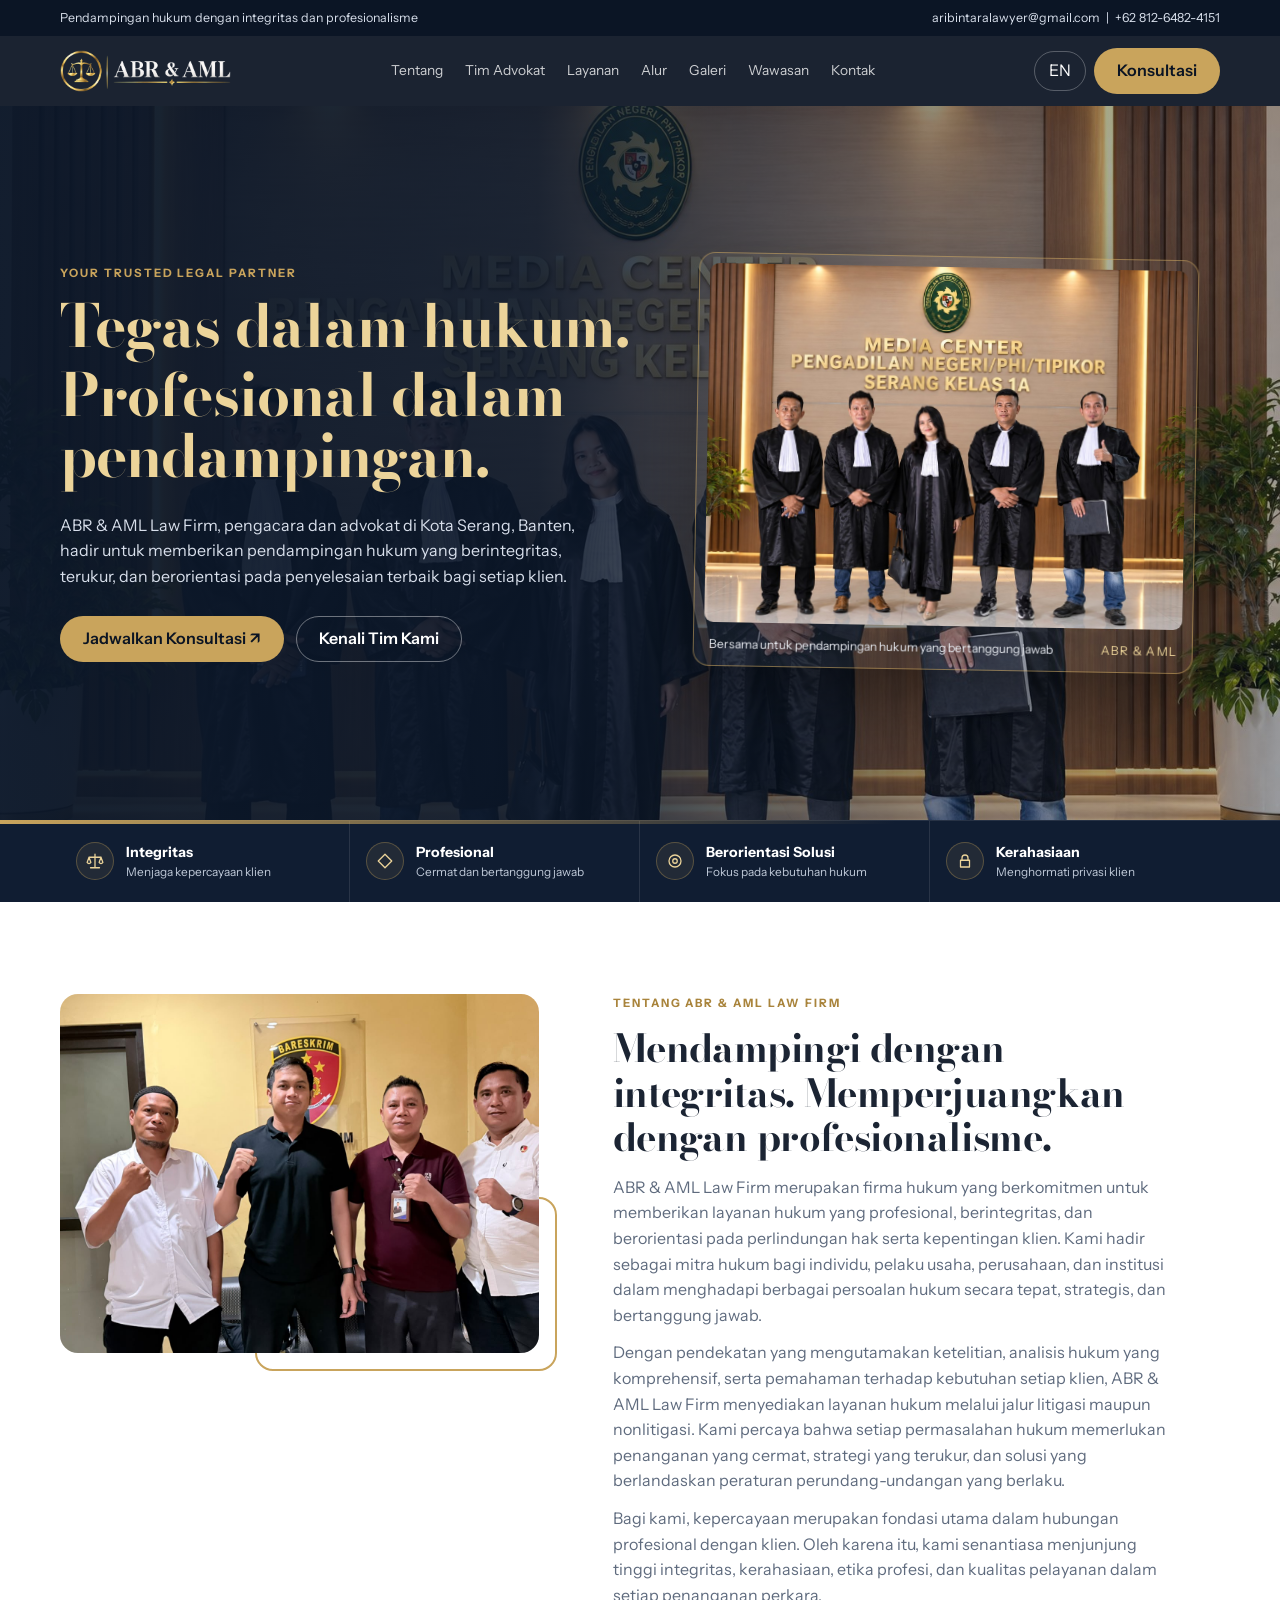
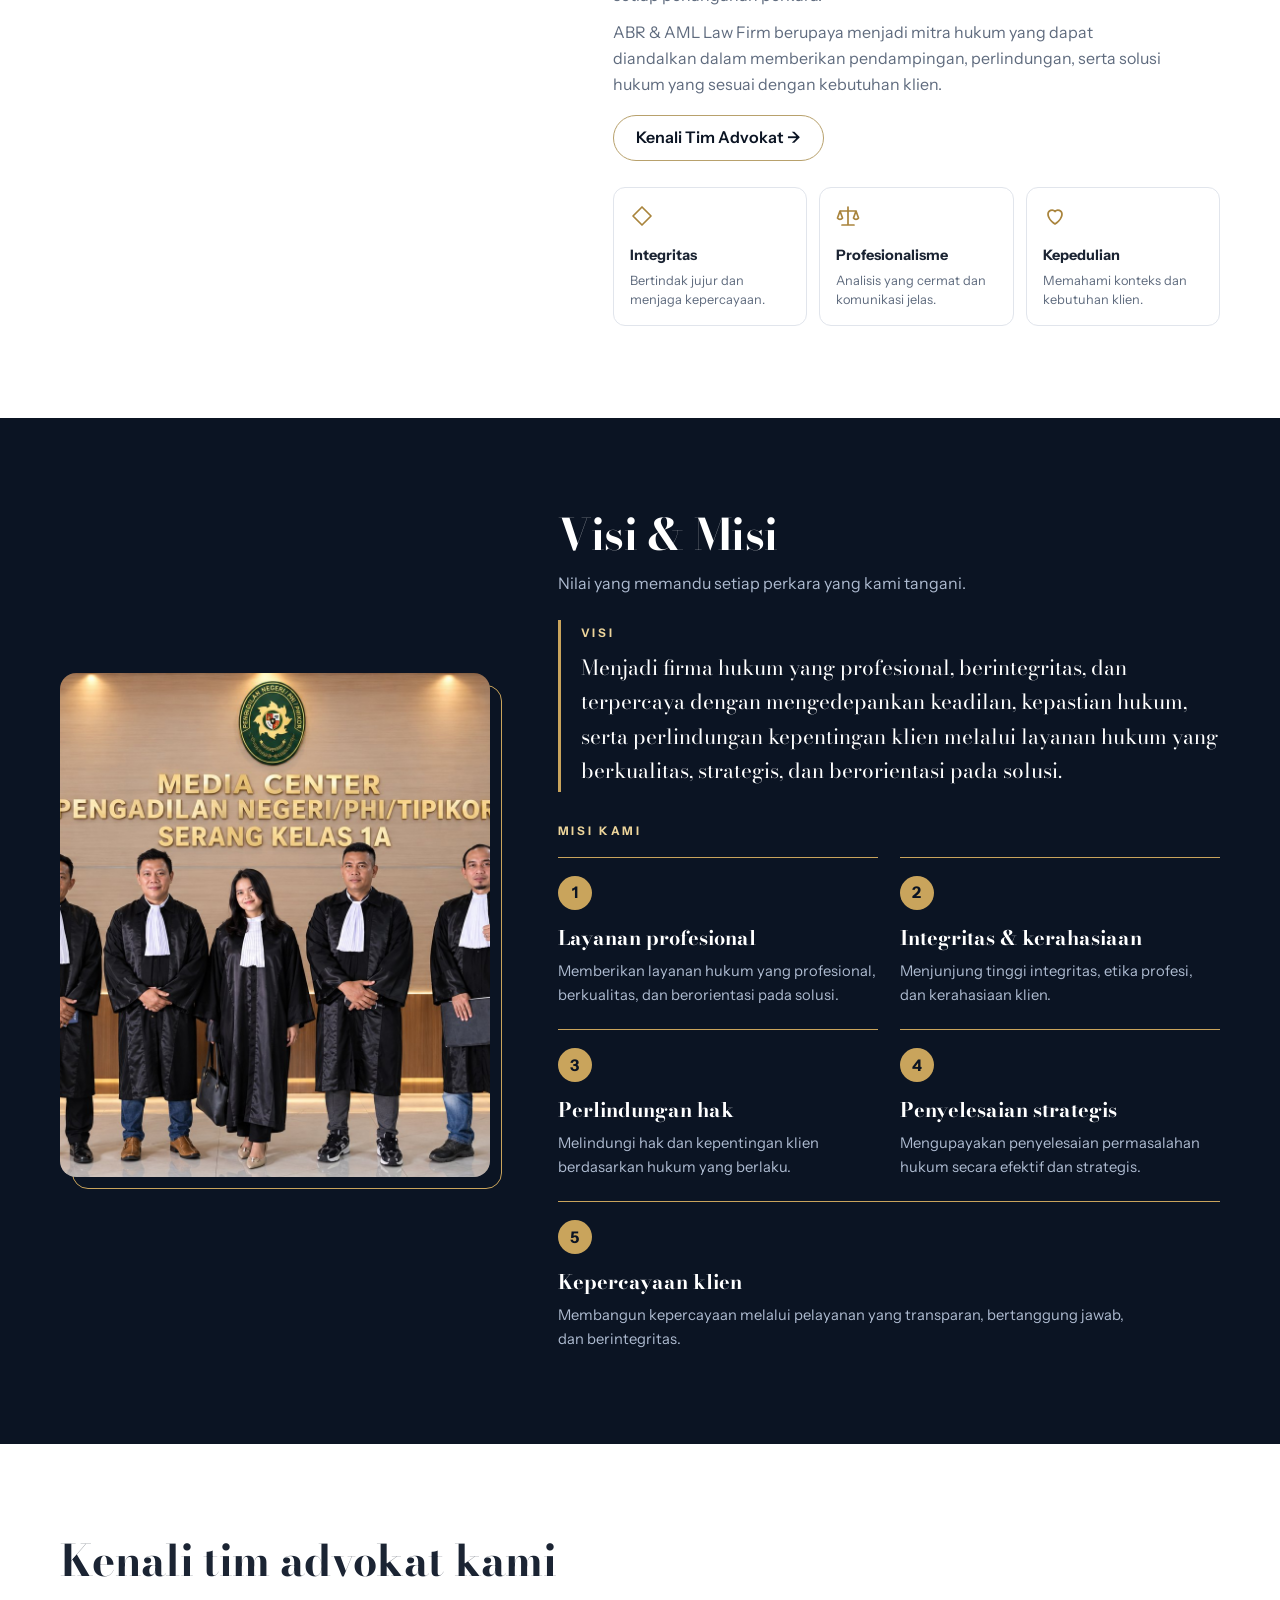
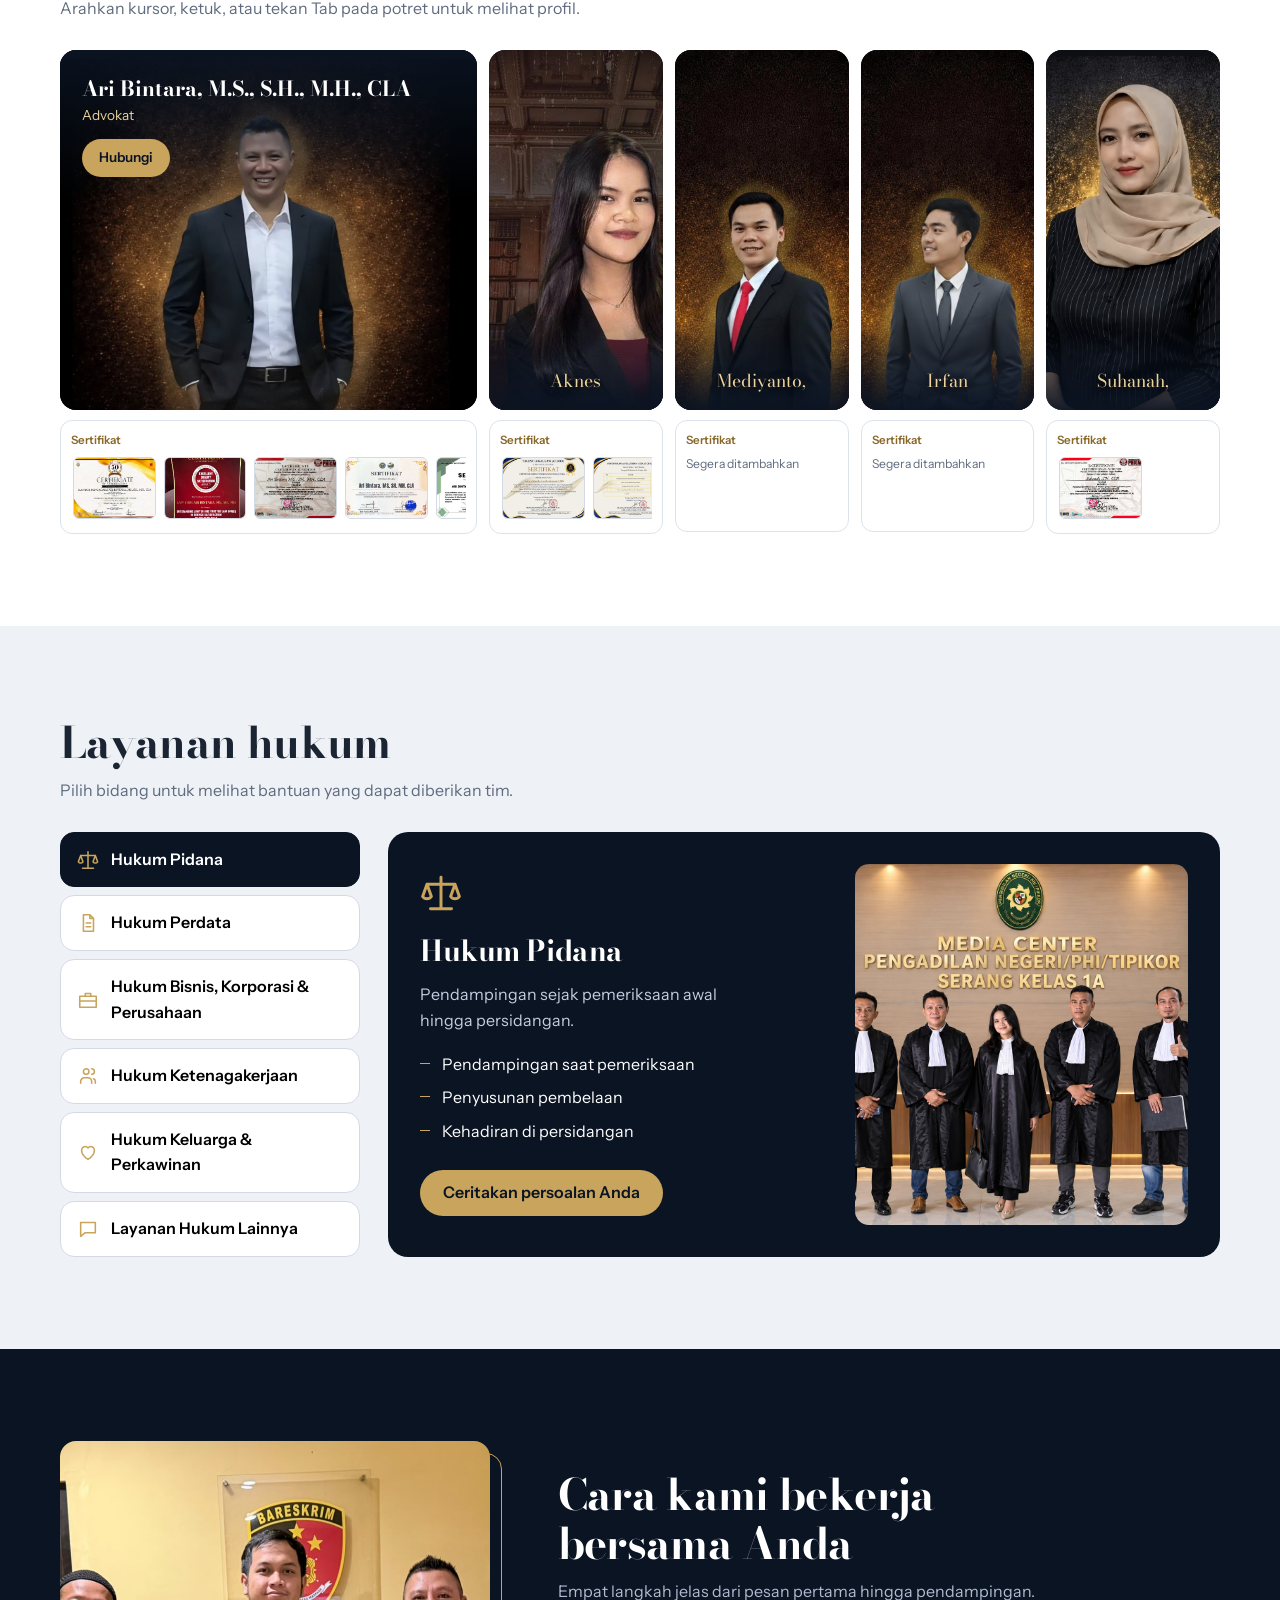
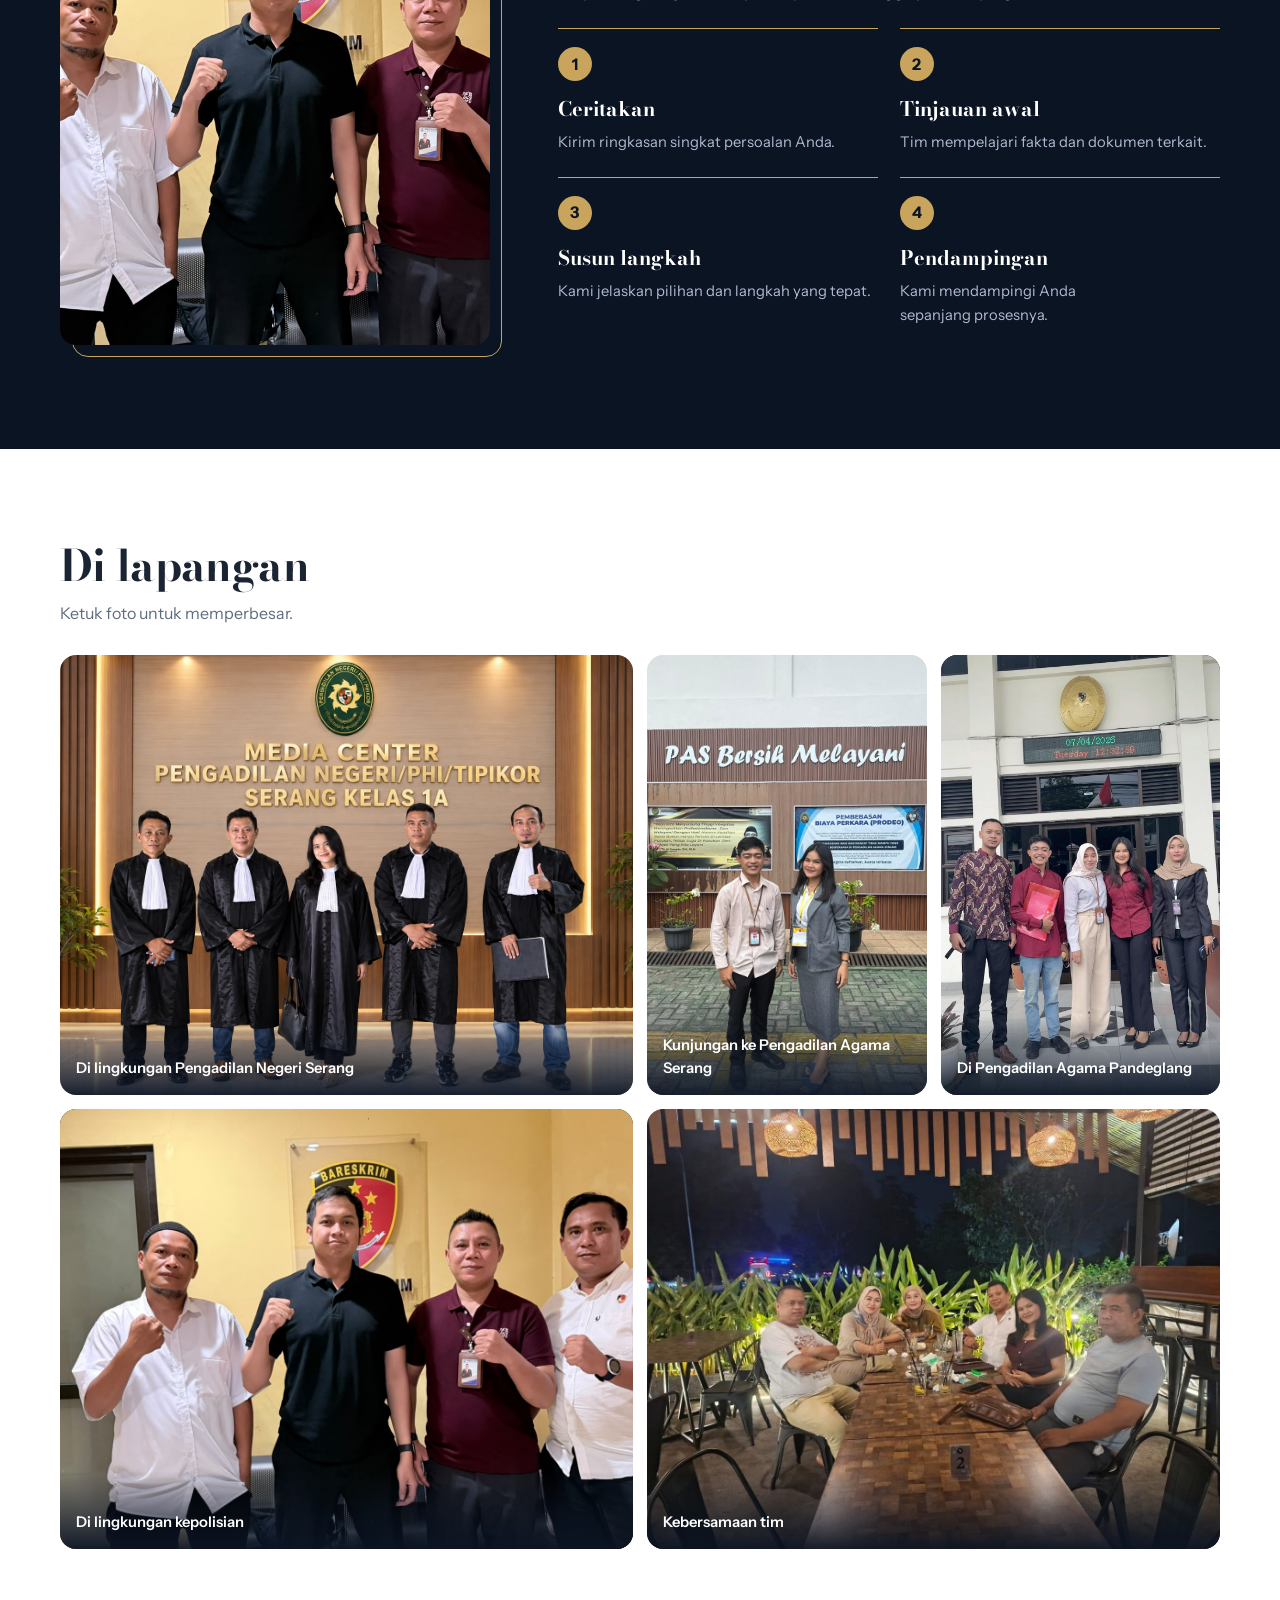
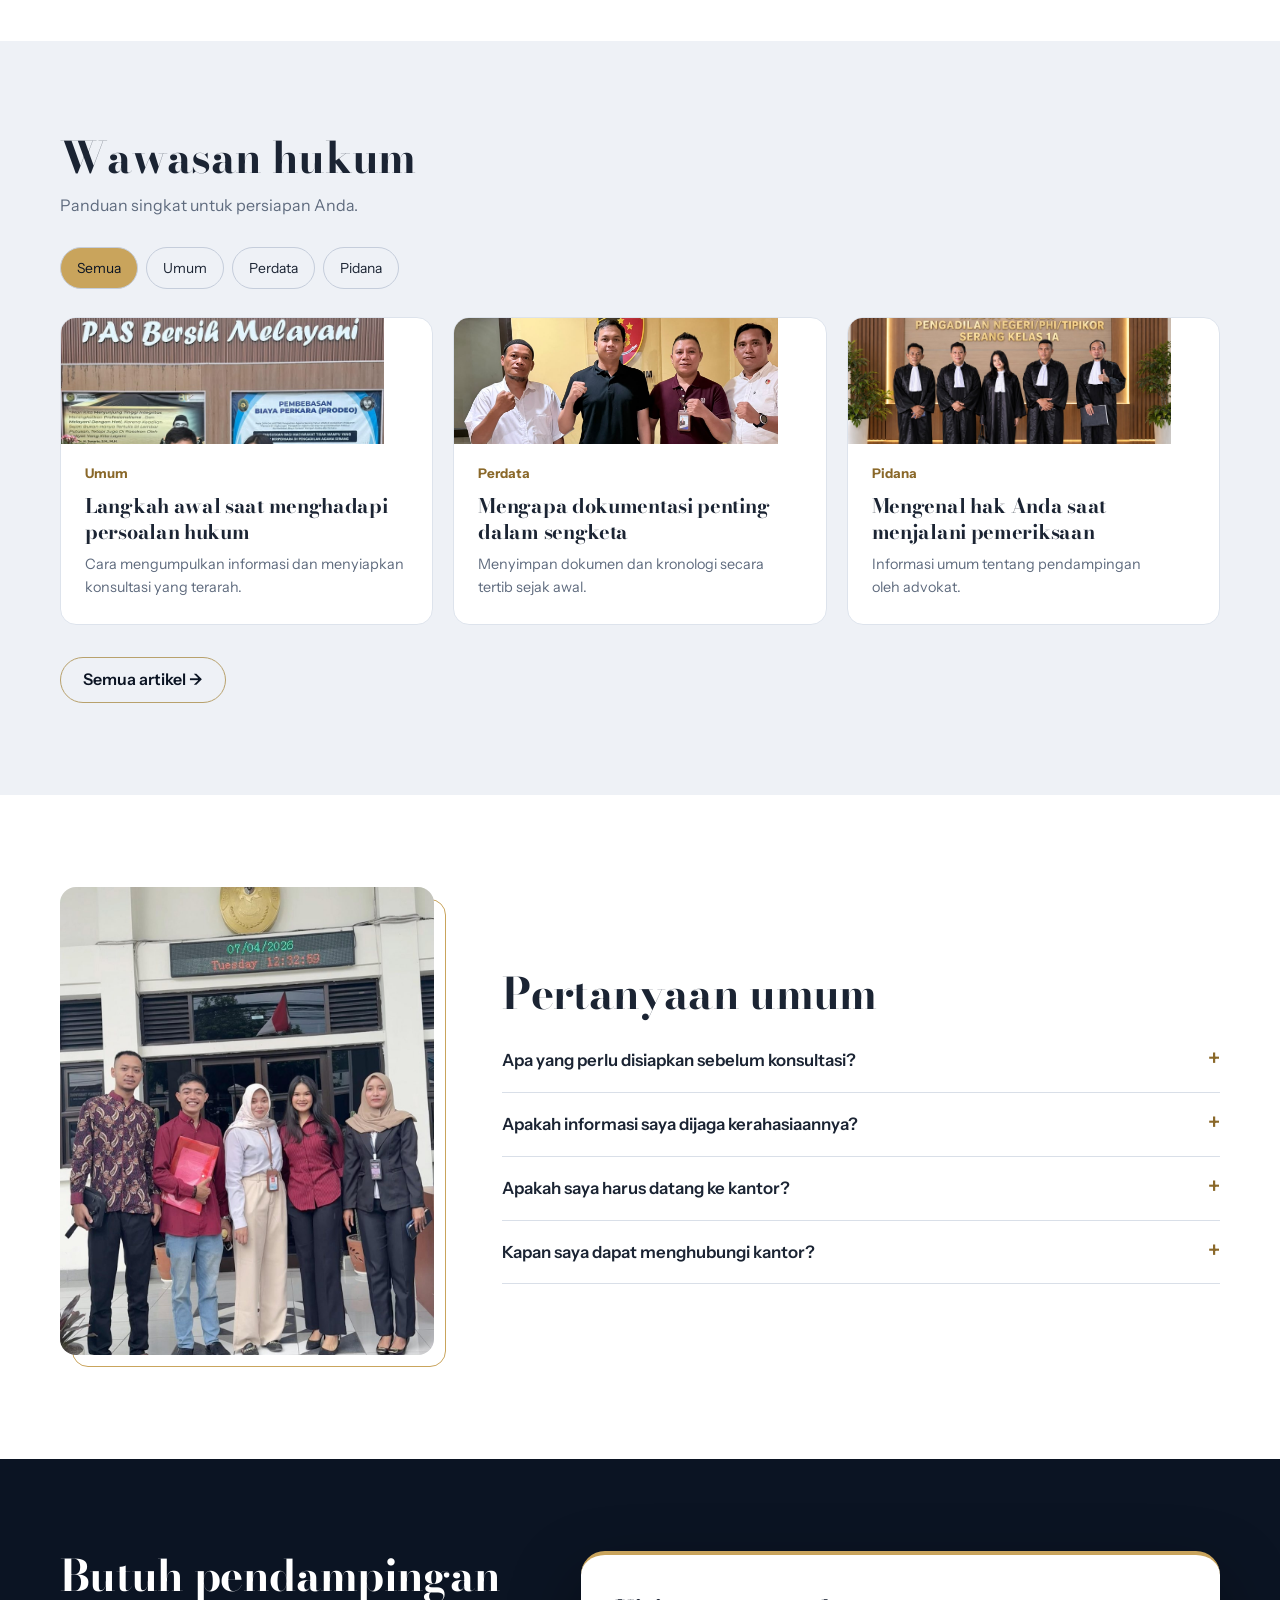
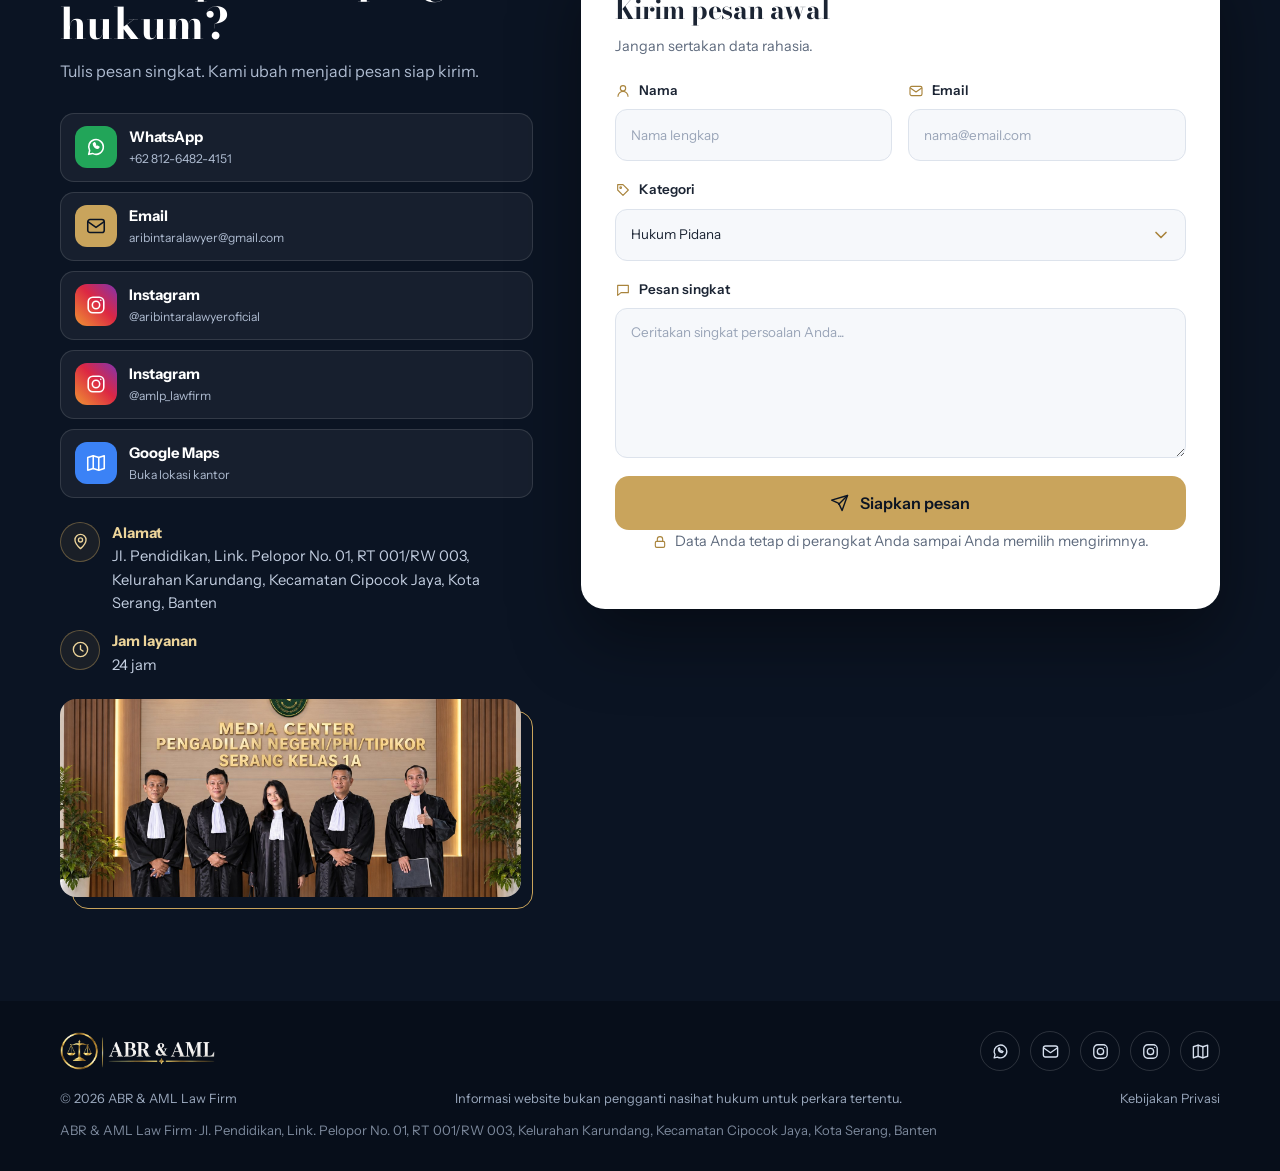
<file: index.html>
<!doctype html><html lang="id"><head><meta charset="utf-8"><meta name="viewport" content="width=device-width,initial-scale=1,viewport-fit=cover"><meta name="theme-color" content="#0b1423">
<title>Pengacara &amp; Advokat di Serang, Banten | ABR &amp; AML Law Firm</title>
<meta name="description" content="Pengacara dan advokat di Kota Serang, Banten: hukum pidana, perdata, bisnis, ketenagakerjaan, keluarga. Layanan 24 jam. Jl. Pendidikan, Karundang, Cipocok Jaya.">
<link rel="canonical" href="https://abramllawfirm.vercel.app/">
<link rel="icon" href="favicon.ico" sizes="48x48"><link rel="icon" type="image/png" sizes="32x32" href="assets/favicon-32.png"><link rel="icon" type="image/png" sizes="192x192" href="assets/favicon-192.png"><link rel="apple-touch-icon" href="assets/apple-touch-icon.png">
<meta property="og:type" content="website"><meta property="og:locale" content="id_ID"><meta property="og:site_name" content="ABR &amp; AML Law Firm"><meta property="og:title" content="Pengacara &amp; Advokat di Serang, Banten | ABR &amp; AML Law Firm"><meta property="og:description" content="Pengacara dan advokat di Kota Serang, Banten: hukum pidana, perdata, bisnis, ketenagakerjaan, keluarga. Layanan 24 jam. Jl. Pendidikan, Karundang, Cipocok Jaya."><meta property="og:url" content="https://abramllawfirm.vercel.app/"><meta property="og:image" content="https://abramllawfirm.vercel.app/assets/og-image.jpg">
<meta name="twitter:card" content="summary_large_image">
<meta name="geo.region" content="ID-BT"><meta name="geo.placename" content="Kota Serang">
<link rel="preconnect" href="https://fonts.googleapis.com"><link rel="preconnect" href="https://fonts.gstatic.com" crossorigin><link href="https://fonts.googleapis.com/css2?family=Bodoni+Moda:opsz,wght@6..96,500;6..96,700&family=Instrument+Sans:wght@400;500;600;700&display=swap" rel="stylesheet">
<link rel="stylesheet" href="css/abr.css">
<script type="application/ld+json">[{"@context": "https://schema.org", "@type": "LegalService", "@id": "https://abramllawfirm.vercel.app/#organization", "name": "ABR & AML Law Firm", "description": "Pengacara dan advokat di Kota Serang, Banten: hukum pidana, perdata, bisnis, ketenagakerjaan, keluarga. Layanan 24 jam. Jl. Pendidikan, Karundang, Cipocok Jaya.", "url": "https://abramllawfirm.vercel.app/", "image": "https://abramllawfirm.vercel.app/assets/og-image.jpg", "logo": "https://abramllawfirm.vercel.app/assets/logo-icon-512.png", "telephone": "+62 812-6482-4151", "email": "aribintaralawyer@gmail.com", "hasMap": "https://maps.app.goo.gl/Sx3TwVSirpcqDvvh8?g_st=ic", "address": {"@type": "PostalAddress", "streetAddress": "Jl. Pendidikan, Link. Pelopor No. 01, RT 001/RW 003, Kelurahan Karundang, Kecamatan Cipocok Jaya", "addressLocality": "Kota Serang", "addressRegion": "Banten", "addressCountry": "ID"}, "openingHoursSpecification": {"@type": "OpeningHoursSpecification", "dayOfWeek": ["Monday", "Tuesday", "Wednesday", "Thursday", "Friday", "Saturday", "Sunday"], "opens": "00:00", "closes": "23:59"}, "areaServed": [{"@type": "City", "name": "Serang"}, {"@type": "AdministrativeArea", "name": "Banten"}], "knowsAbout": ["Hukum Pidana", "Hukum Perdata", "Hukum Bisnis, Korporasi & Perusahaan", "Hukum Ketenagakerjaan", "Hukum Keluarga & Perkawinan", "Layanan Hukum Lainnya"], "sameAs": ["https://instagram.com/aribintaralawyeroficial", "https://instagram.com/amlp_lawfirm"]}]</script>
</head><body>
<div class="tb"><div class="wrap"><span data-en="Legal guidance grounded in integrity and professionalism">Pendampingan hukum dengan integritas dan profesionalisme</span><span>aribintaralawyer@gmail.com &nbsp;|&nbsp; +62 812-6482-4151</span></div></div>
<header class="hd"><div class="wrap"><a class="brand" href="#home" aria-label="ABR &amp; AML Law Firm"><img class="logo" src="assets/logo.png" alt="ABR &amp; AML Law Firm" width="171" height="42"></a>
<nav id="nv"><a href="#about" data-en="About">Tentang</a><a href="#team" data-en="Advocates">Tim Advokat</a><a href="#services" data-en="Services">Layanan</a><a href="#process" data-en="Process">Alur</a><a href="#gallery" data-en="Gallery">Galeri</a><a href="#insights" data-en="Insights">Wawasan</a><a href="#contact" data-en="Contact">Kontak</a></nav>
<div class="act"><button class="lang" id="lg" type="button" aria-label="Switch language">EN</button><a class="b g" href="#contact" data-en="Consult now">Konsultasi</a><button class="mb" id="mb" aria-label="Menu" aria-expanded="false">☰</button></div></div><i id="bar"></i></header>
<main>

<section class="hero" id="home"><div class="wrap">
<div class="hc"><div class="eb">Your Trusted Legal Partner</div><h1><span class="ln"><span data-en="Resolute in law.">Tegas dalam hukum.</span></span><span class="ln"><span data-en="Professional in representation.">Profesional dalam pendampingan.</span></span></h1>
<p class="lead" data-en="ABR &amp; AML Law Firm, lawyers and advocates in Serang, Banten, provides legal support grounded in integrity, careful analysis, and a focus on the best available path forward for every client.">ABR &amp; AML Law Firm, pengacara dan advokat di Kota Serang, Banten, hadir untuk memberikan pendampingan hukum yang berintegritas, terukur, dan berorientasi pada penyelesaian terbaik bagi setiap klien.</p>
<div class="hb"><a class="b g" href="#contact" data-en="Request a Consultation ↗">Jadwalkan Konsultasi ↗</a><a class="b o" href="#team" data-en="Meet Our Team">Kenali Tim Kami</a></div></div>
<div class="hf"><img src="assets/gallery/team-courthouse.jpg" alt="Tim advokat ABR &amp; AML di depan media center Pengadilan Negeri Serang" fetchpriority="high"><div class="hcap"><span data-en="Together for responsible legal representation">Bersama untuk pendampingan hukum yang bertanggung jawab</span><span>ABR &amp; AML</span></div></div></div>
<div class="tr"><div class="wrap"><div class="ti"><span class="ic"><svg class="ico" viewBox="0 0 24 24"><path d="M12 3v18M6 21h12M4 7h16M4 7l-2.5 7a3 3 0 005 0zM20 7l-2.5 7a3 3 0 005 0z"/></svg></span><span><b data-en="Integrity">Integritas</b><small data-en="Protecting client trust">Menjaga kepercayaan klien</small></span></div><div class="ti"><span class="ic"><svg class="ico" viewBox="0 0 24 24"><path d="M12 3l9 9-9 9-9-9z"/></svg></span><span><b data-en="Professionalism">Profesional</b><small data-en="Careful and accountable">Cermat dan bertanggung jawab</small></span></div><div class="ti"><span class="ic"><svg class="ico" viewBox="0 0 24 24"><circle cx="12" cy="12" r="8"/><circle cx="12" cy="12" r="3"/></svg></span><span><b data-en="Solution-Oriented">Berorientasi Solusi</b><small data-en="Focused on legal needs">Fokus pada kebutuhan hukum</small></span></div><div class="ti"><span class="ic"><svg class="ico" viewBox="0 0 24 24"><path d="M6 11h12v9H6zM8 11V8a4 4 0 018 0v3"/></svg></span><span><b data-en="Confidentiality">Kerahasiaan</b><small data-en="Respecting client privacy">Menghormati privasi klien</small></span></div></div></div></section>

<section class="sec" id="about"><div class="wrap about"><figure class="ap" style="margin:0"><img src="assets/gallery/tim-kepolisian.jpg" alt="Dokumentasi kebersamaan tim" loading="lazy"></figure>
<div class="ac"><div class="eb" data-en="About ABR &amp; AML Law Firm">Tentang ABR &amp; AML Law Firm</div><h2 data-en="Guidance with integrity. Advocacy with professionalism.">Mendampingi dengan integritas. Memperjuangkan dengan profesionalisme.</h2>
<p data-en="ABR &amp; AML Law Firm is a law firm committed to providing professional, high-integrity legal services focused on protecting clients&#x27; rights and interests. We serve as a legal partner for individuals, business owners, companies, and institutions in addressing various legal matters accurately, strategically, and responsibly.">ABR &amp; AML Law Firm merupakan firma hukum yang berkomitmen untuk memberikan layanan hukum yang profesional, berintegritas, dan berorientasi pada perlindungan hak serta kepentingan klien. Kami hadir sebagai mitra hukum bagi individu, pelaku usaha, perusahaan, dan institusi dalam menghadapi berbagai persoalan hukum secara tepat, strategis, dan bertanggung jawab.</p><p data-en="With an approach that prioritizes thoroughness, comprehensive legal analysis, and an understanding of each client&#x27;s needs, ABR &amp; AML Law Firm provides legal services through both litigation and non-litigation channels. We believe every legal issue requires careful handling, a measured strategy, and a solution grounded in prevailing laws and regulations.">Dengan pendekatan yang mengutamakan ketelitian, analisis hukum yang komprehensif, serta pemahaman terhadap kebutuhan setiap klien, ABR &amp; AML Law Firm menyediakan layanan hukum melalui jalur litigasi maupun nonlitigasi. Kami percaya bahwa setiap permasalahan hukum memerlukan penanganan yang cermat, strategi yang terukur, dan solusi yang berlandaskan peraturan perundang-undangan yang berlaku.</p><p data-en="For us, trust is the foundation of every professional relationship with our clients. We therefore uphold integrity, confidentiality, professional ethics, and quality of service in every matter we handle.">Bagi kami, kepercayaan merupakan fondasi utama dalam hubungan profesional dengan klien. Oleh karena itu, kami senantiasa menjunjung tinggi integritas, kerahasiaan, etika profesi, dan kualitas pelayanan dalam setiap penanganan perkara.</p><p data-en="ABR &amp; AML Law Firm strives to be a reliable legal partner, providing representation, protection, and legal solutions suited to each client&#x27;s needs.">ABR &amp; AML Law Firm berupaya menjadi mitra hukum yang dapat diandalkan dalam memberikan pendampingan, perlindungan, serta solusi hukum yang sesuai dengan kebutuhan klien.</p>
<a class="b bd" href="#team" data-en="Meet Our Advocates →">Kenali Tim Advokat →</a><div class="vg"><div class="vc"><svg class="ico" viewBox="0 0 24 24"><path d="M12 3l9 9-9 9-9-9z"/></svg><b data-en="Integrity">Integritas</b><p data-en="Acting honestly and safeguarding trust.">Bertindak jujur dan menjaga kepercayaan.</p></div><div class="vc"><svg class="ico" viewBox="0 0 24 24"><path d="M12 3v18M6 21h12M4 7h16M4 7l-2.5 7a3 3 0 005 0zM20 7l-2.5 7a3 3 0 005 0z"/></svg><b data-en="Professionalism">Profesionalisme</b><p data-en="Careful analysis and clear communication.">Analisis yang cermat dan komunikasi jelas.</p></div><div class="vc"><svg class="ico" viewBox="0 0 24 24"><path d="M12 20s-7-4.5-7-10a4 4 0 017-2.5A4 4 0 0119 10c0 5.5-7 10-7 10z"/></svg><b data-en="Care">Kepedulian</b><p data-en="Understanding context and client needs.">Memahami konteks dan kebutuhan klien.</p></div></div></div></div></section>

<section class="sec dk" id="vision"><div class="wrap pg"><figure class="fr"><img src="assets/gallery/team-courthouse.jpg" alt="Anggota tim di Pengadilan Agama Serang" loading="lazy" style="aspect-ratio:4/5;object-position:50% 62%"></figure><div><h2 data-en="Vision & Mission">Visi & Misi</h2><p class="sub" data-en="The values that guide every matter we handle.">Nilai yang memandu setiap perkara yang kami tangani.</p>
<div class="vsn"><small data-en="VISION">VISI</small><p data-en="To be a professional, honest, and trusted law firm that upholds justice, legal certainty, and the protection of client interests through quality, strategic, solution-oriented legal services.">Menjadi firma hukum yang profesional, berintegritas, dan terpercaya dengan mengedepankan keadilan, kepastian hukum, serta perlindungan kepentingan klien melalui layanan hukum yang berkualitas, strategis, dan berorientasi pada solusi.</p></div>
<div class="mhd" data-en="OUR MISSION">MISI KAMI</div>
<div class="steps"><div class="st"><b data-en="Professional service">Layanan profesional</b><p data-en="Provide professional, high-quality, solution-oriented legal services.">Memberikan layanan hukum yang profesional, berkualitas, dan berorientasi pada solusi.</p></div><div class="st"><b data-en="Integrity &amp; confidentiality">Integritas &amp; kerahasiaan</b><p data-en="Uphold integrity, professional ethics, and client confidentiality.">Menjunjung tinggi integritas, etika profesi, dan kerahasiaan klien.</p></div><div class="st"><b data-en="Protecting rights">Perlindungan hak</b><p data-en="Protect clients&#x27; rights and interests under applicable law.">Melindungi hak dan kepentingan klien berdasarkan hukum yang berlaku.</p></div><div class="st"><b data-en="Strategic resolution">Penyelesaian strategis</b><p data-en="Pursue effective and strategic resolution of legal matters.">Mengupayakan penyelesaian permasalahan hukum secara efektif dan strategis.</p></div><div class="st"><b data-en="Client trust">Kepercayaan klien</b><p data-en="Build trust through transparent, accountable, and honest service.">Membangun kepercayaan melalui pelayanan yang transparan, bertanggung jawab, dan berintegritas.</p></div></div></div></div></section>

<section class="sec" id="team"><div class="wrap"><h2 data-en="Meet our advocates">Kenali tim advokat kami</h2><p class="sub" data-en="Hover, tap, or tab through the portraits to see who is who.">Arahkan kursor, ketuk, atau tekan Tab pada potret untuk melihat profil.</p>
<div class="pns" id="pns">
<div class="mem"><article class="pn on" tabindex="0" data-n="Ari" data-m="ari-bintara"><img src="assets/team/ari-bintara.jpg" alt="Ari Bintara, M.S., S.H., M.H., CLA" style="--p:50% 15%"><div class="pi"><b>Ari Bintara, M.S., S.H., M.H., CLA</b><span data-en="Advocate">Advokat</span><a class="b g" href="#contact" data-en="Contact">Hubungi</a></div></article></div>
<div class="mem"><article class="pn " tabindex="0" data-n="Aknes" data-m="aknes-monika"><img src="assets/team/aknes-monika.jpg" alt="Aknes Monika, S.H., CLA., C.MK"><div class="pi"><b>Aknes Monika, S.H., CLA., C.MK</b><span data-en="Advocate">Advokat</span><a class="b g" href="#contact" data-en="Contact">Hubungi</a></div></article></div>
<div class="mem"><article class="pn " tabindex="0" data-n="Mediyanto," data-m="mediyanto"><img src="assets/team/mediyanto.jpg" alt="Mediyanto, S.H., M.H., CLA., C.Med."><div class="pi"><b>Mediyanto, S.H., M.H., CLA., C.Med.</b><span data-en="Advocate">Advokat</span><a class="b g" href="#contact" data-en="Contact">Hubungi</a></div></article></div>
<div class="mem"><article class="pn " tabindex="0" data-n="Irfan" data-m="irfan-gunawan"><img src="assets/team/irfan-gunawan.jpg" alt="Irfan Gunawan, S.H., CLA."><div class="pi"><b>Irfan Gunawan, S.H., CLA.</b><span data-en="Advocate">Advokat</span><a class="b g" href="#contact" data-en="Contact">Hubungi</a></div></article></div>
<div class="mem"><article class="pn " tabindex="0" data-n="Suhanah," data-m="suhanah"><img src="assets/team/suhanah.jpg" alt="Suhanah, S.H., CLA."><div class="pi"><b>Suhanah, S.H., CLA.</b><span data-en="Advocate">Advokat</span><a class="b g" href="#contact" data-en="Contact">Hubungi</a></div></article></div>
</div></div></section>

<section class="sec mist" id="services"><div class="wrap"><h2 data-en="Legal services">Layanan hukum</h2><p class="sub" data-en="Choose an area to see what the team can help with.">Pilih bidang untuk melihat bantuan yang dapat diberikan tim.</p><div class="svc"><div class="tabs" id="tabs" role="tablist"></div><div class="det" id="det" aria-live="polite"></div></div></div></section>

<section class="sec dk" id="process"><div class="wrap pg"><figure class="fr"><img src="assets/gallery/tim-kepolisian.jpg" alt="Anggota tim berfoto bersama dengan kepalan tangan" loading="lazy" style="aspect-ratio:4/5;object-position:45% 40%"></figure><div><h2 data-en="How we work with you">Cara kami bekerja bersama Anda</h2><p class="sub" data-en="Four clear steps from your first message to ongoing support.">Empat langkah jelas dari pesan pertama hingga pendampingan.</p><div class="steps">
<div class="st"><b data-en="Tell us">Ceritakan</b><p data-en="Send a short summary of your situation.">Kirim ringkasan singkat persoalan Anda.</p></div><div class="st"><b data-en="Initial review">Tinjauan awal</b><p data-en="The team studies the facts and documents.">Tim mempelajari fakta dan dokumen terkait.</p></div><div class="st"><b data-en="Plan">Susun langkah</b><p data-en="We explain options and the way forward.">Kami jelaskan pilihan dan langkah yang tepat.</p></div><div class="st"><b data-en="Representation">Pendampingan</b><p data-en="We stay with you through the process.">Kami mendampingi Anda sepanjang prosesnya.</p></div></div></div></div></section>

<section class="sec" id="gallery"><div class="wrap"><h2 data-en="In the field">Di lapangan</h2><p class="sub" data-en="Tap a photo to enlarge it.">Ketuk foto untuk memperbesar.</p><div class="gal" id="gal">
<button class="gi wide" data-c="Di lingkungan Pengadilan Negeri Serang" data-e="At Serang District Court"><img src="assets/gallery/team-courthouse.jpg" alt="Di lingkungan Pengadilan Negeri Serang" loading="lazy" style="object-position:50% 50%"><span data-en="At Serang District Court">Di lingkungan Pengadilan Negeri Serang</span></button>
<button class="gi " data-c="Kunjungan ke Pengadilan Agama Serang" data-e="Visit to Serang Religious Court"><img src="assets/gallery/kunjungan-pa-serang.jpg" alt="Kunjungan ke Pengadilan Agama Serang" loading="lazy"><span data-en="Visit to Serang Religious Court">Kunjungan ke Pengadilan Agama Serang</span></button>
<button class="gi wide" data-c="Di lingkungan kepolisian" data-e="At a police unit"><img src="assets/gallery/tim-kepolisian.jpg" alt="Di lingkungan kepolisian" loading="lazy" style="object-position:50% 30%"><span data-en="At a police unit">Di lingkungan kepolisian</span></button>
<button class="gi " data-c="Di Pengadilan Agama Pandeglang" data-e="At Pandeglang Religious Court"><img src="assets/gallery/pa-pandeglang.jpg" alt="Di Pengadilan Agama Pandeglang" loading="lazy" style="object-position:50% 46%"><span data-en="At Pandeglang Religious Court">Di Pengadilan Agama Pandeglang</span></button>
<button class="gi wide" data-c="Kebersamaan tim" data-e="Team gathering"><img src="assets/gallery/kebersamaan-tim.jpg" alt="Kebersamaan tim" loading="lazy"><span data-en="Team gathering">Kebersamaan tim</span></button>
</div></div></section>

<section class="sec mist" id="insights"><div class="wrap lt"><h2 data-en="Legal insights">Wawasan hukum</h2><p class="sub" data-en="Short guides to help you prepare.">Panduan singkat untuk persiapan Anda.</p>
<div class="chips" id="fc"><button class="chip on" data-f="all" data-en="All">Semua</button><button class="chip" data-f="umum">Umum</button><button class="chip" data-f="perdata">Perdata</button><button class="chip" data-f="pidana">Pidana</button></div>
<div class="arts">
<article class="art" data-c="umum"><img class="ai" src="assets/gallery/kunjungan-pa-serang.jpg" alt="" loading="lazy" style="object-position:50% 30%"><small>Umum</small><h3 data-en="First steps when facing a legal issue"><a href="artikel/langkah-awal-saat-menghadapi-persoalan-hukum.html">Langkah awal saat menghadapi persoalan hukum</a></h3><p data-en="How to gather information and prepare for a focused consultation.">Cara mengumpulkan informasi dan menyiapkan konsultasi yang terarah.</p></article>
<article class="art" data-c="perdata"><img class="ai" src="assets/gallery/tim-kepolisian.jpg" alt="" loading="lazy" style="object-position:50% 35%"><small>Perdata</small><h3 data-en="Why documentation matters"><a href="artikel/mengapa-dokumentasi-penting-dalam-sengketa.html">Mengapa dokumentasi penting dalam sengketa</a></h3><p data-en="Keeping documents and timelines organized from day one.">Menyimpan dokumen dan kronologi secara tertib sejak awal.</p></article>
<article class="art" data-c="pidana"><img class="ai" src="assets/gallery/team-courthouse.jpg" alt="" loading="lazy" style="object-position:50% 57%"><small>Pidana</small><h3 data-en="Know your rights during an examination"><a href="artikel/mengenal-hak-anda-saat-menjalani-pemeriksaan.html">Mengenal hak Anda saat menjalani pemeriksaan</a></h3><p data-en="General information on being accompanied by an advocate.">Informasi umum tentang pendampingan oleh advokat.</p></article>
</div>
<p style="margin:26px 0 0"><a class="b bd" href="artikel/index.html" data-en="All articles →">Semua artikel →</a></p>
</div></section>

<section class="sec"><div class="wrap fq"><figure class="fr"><img src="assets/gallery/pa-pandeglang.jpg" alt="Tim advokat di Pengadilan Agama Pandeglang" loading="lazy" style="aspect-ratio:4/5;object-position:50% 46%"></figure><div><h2 data-en="Common questions">Pertanyaan umum</h2>
<details><summary data-en="What should I prepare before consulting?">Apa yang perlu disiapkan sebelum konsultasi?</summary><p data-en="A short timeline, the parties involved, and related documents such as letters, contracts, or payment proof.">Kronologi singkat, identitas para pihak, dan dokumen terkait seperti surat, kontrak, atau bukti pembayaran.</p></details>
<details><summary data-en="Is my information kept confidential?">Apakah informasi saya dijaga kerahasiaannya?</summary><p data-en="Yes. Advocates are bound to keep client information confidential. Avoid sending sensitive documents through the website form.">Ya. Advokat terikat kewajiban menjaga kerahasiaan informasi klien. Hindari mengirim dokumen sensitif melalui formulir di website.</p></details>
<details><summary data-en="Do I need to visit the office?">Apakah saya harus datang ke kantor?</summary><p data-en="The team will confirm in-person or online consultation after we receive your first message.">Tim akan mengonfirmasi konsultasi tatap muka atau daring setelah pesan awal Anda kami terima.</p></details>
<details><summary data-en="When can I contact the office?">Kapan saya dapat menghubungi kantor?</summary><p data-en="Our service is available 24 hours. You can send a message through the form or WhatsApp.">Layanan kami tersedia 24 jam. Anda dapat mengirim pesan melalui formulir atau WhatsApp.</p></details>
</div></div></section>

<section class="sec dk" id="contact"><div class="wrap cg"><div><h2 data-en="Need legal guidance?">Butuh pendampingan hukum?</h2><p class="sub" data-en="Write a short message. We turn it into a ready-to-send note.">Tulis pesan singkat. Kami ubah menjadi pesan siap kirim.</p>
<div class="qa">
<a class="qb wa" href="https://wa.me/6281264824151" target="_blank" rel="noopener"><span class="qi"><svg class="ico" viewBox="0 0 24 24" aria-hidden="true"><path d="M20 11.8A8 8 0 018.2 19L4 20l1.1-4.1A8 8 0 1120 11.8z"/><path d="M9.2 8.6c.2 2.4 2.4 4.6 4.8 4.8l1.2-1.3-1.8-1-.8.7a4 4 0 01-1.9-1.9l.7-.8-1-1.8z"/></svg></span><span><b>WhatsApp</b><small>+62 812-6482-4151</small></span></a>
<a class="qb em" href="mailto:aribintaralawyer@gmail.com"><span class="qi"><svg class="ico" viewBox="0 0 24 24" aria-hidden="true"><rect x="3" y="5" width="18" height="14" rx="2.5"/><path d="M3.5 7.5l8.5 6 8.5-6"/></svg></span><span><b>Email</b><small>aribintaralawyer@gmail.com</small></span></a>
<a class="qb ig" href="https://instagram.com/aribintaralawyeroficial" target="_blank" rel="noopener"><span class="qi"><svg class="ico" viewBox="0 0 24 24" aria-hidden="true"><rect x="3.5" y="3.5" width="17" height="17" rx="5"/><circle cx="12" cy="12" r="4"/><circle cx="17.2" cy="6.8" r=".9" fill="currentColor" stroke="none"/></svg></span><span><b>Instagram</b><small>@aribintaralawyeroficial</small></span></a><a class="qb ig" href="https://instagram.com/amlp_lawfirm" target="_blank" rel="noopener"><span class="qi"><svg class="ico" viewBox="0 0 24 24" aria-hidden="true"><rect x="3.5" y="3.5" width="17" height="17" rx="5"/><circle cx="12" cy="12" r="4"/><circle cx="17.2" cy="6.8" r=".9" fill="currentColor" stroke="none"/></svg></span><span><b>Instagram</b><small>@amlp_lawfirm</small></span></a>
<a class="qb mp full" href="https://maps.app.goo.gl/Sx3TwVSirpcqDvvh8?g_st=ic" target="_blank" rel="noopener"><span class="qi"><svg class="ico" viewBox="0 0 24 24" aria-hidden="true"><path d="M9 4L3 6v14l6-2 6 2 6-2V4l-6 2z"/><path d="M9 4v14M15 6v14"/></svg></span><span><b>Google Maps</b><small data-en="Open the office location">Buka lokasi kantor</small></span></a></div>
<div class="ct"><div class="cr"><span class="ci"><svg class="ico" viewBox="0 0 24 24" aria-hidden="true"><path d="M12 21s-7-6.2-7-11a7 7 0 0114 0c0 4.8-7 11-7 11z"/><circle cx="12" cy="10" r="2.6"/></svg></span><div><b data-en="Address">Alamat</b><address style="font-style:normal">Jl. Pendidikan, Link. Pelopor No. 01, RT 001/RW 003, Kelurahan Karundang, Kecamatan Cipocok Jaya, Kota Serang, Banten</address></div></div>
<div class="cr"><span class="ci"><svg class="ico" viewBox="0 0 24 24" aria-hidden="true"><circle cx="12" cy="12" r="9"/><path d="M12 7v5l3.2 2"/></svg></span><div><b data-en="Service hours">Jam layanan</b>24 jam</div></div></div>
<figure class="fr cf"><img src="assets/gallery/team-courthouse.jpg" alt="Tim ABR &amp; AML Law Firm" loading="lazy" style="aspect-ratio:16/7;object-position:50% 35%"></figure></div>
<form class="fc" id="f"><h3 data-en="Send a first message">Kirim pesan awal</h3><p data-en="Do not include confidential details.">Jangan sertakan data rahasia.</p><div class="fg">
<label class="fl"><span class="lb"><svg class="ico fi" viewBox="0 0 24 24" aria-hidden="true"><circle cx="12" cy="8" r="4"/><path d="M4.5 20a7.5 7.5 0 0115 0"/></svg><span data-en="Name">Nama</span></span><input id="n" required autocomplete="name" placeholder="Nama lengkap" data-ph-en="Full name"></label>
<label class="fl"><span class="lb"><svg class="ico fi" viewBox="0 0 24 24" aria-hidden="true"><rect x="3" y="5" width="18" height="14" rx="2.5"/><path d="M3.5 7.5l8.5 6 8.5-6"/></svg><span>Email</span></span><input id="e" type="email" required autocomplete="email" placeholder="nama@email.com" data-ph-en="name@email.com"></label>
<label class="fl full"><span class="lb"><svg class="ico fi" viewBox="0 0 24 24" aria-hidden="true"><path d="M4 4h8l8 8-8 8-8-8z"/><circle cx="8.5" cy="8.5" r="1.2"/></svg><span data-en="Category">Kategori</span></span><select id="t"></select></label>
<label class="fl full"><span class="lb"><svg class="ico fi" viewBox="0 0 24 24" aria-hidden="true"><path d="M4 5h16v11H9l-5 4z"/></svg><span data-en="Short message">Pesan singkat</span></span><textarea id="m" required minlength="10" placeholder="Ceritakan singkat persoalan Anda..." data-ph-en="Briefly describe your situation..."></textarea></label>
<div class="full"><button class="b g sb" type="submit"><svg class="ico" viewBox="0 0 24 24" aria-hidden="true"><path d="M21 3L10.5 13.5"/><path d="M21 3l-6.5 18-4-8.5L2 8.5z"/></svg><span data-en="Prepare message">Siapkan pesan</span></button></div></div>
<p class="fnote"><svg class="ico fi" viewBox="0 0 24 24" aria-hidden="true"><rect x="5" y="11" width="14" height="9" rx="2"/><path d="M8 11V8a4 4 0 018 0v3"/></svg><span data-en="Your data stays on your device until you choose to send it.">Data Anda tetap di perangkat Anda sampai Anda memilih mengirimnya.</span></p>
<div id="out" role="status"><div class="oh"><svg class="ico" viewBox="0 0 24 24" aria-hidden="true"><path d="M5 12.5l4.5 4.5L19 7.5"/></svg><b data-en="Your message is ready">Pesan Anda siap dikirim</b></div><pre id="ot"></pre>
<div class="oa"><button class="ob cp" type="button" id="cp"><svg class="ico" viewBox="0 0 24 24" aria-hidden="true"><rect x="9" y="9" width="11" height="11" rx="2"/><path d="M5 15V6a2 2 0 012-2h9"/></svg><span data-en="Copy">Salin</span></button><a class="ob wa" id="wa" target="_blank" rel="noopener"><svg class="ico" viewBox="0 0 24 24" aria-hidden="true"><path d="M20 11.8A8 8 0 018.2 19L4 20l1.1-4.1A8 8 0 1120 11.8z"/><path d="M9.2 8.6c.2 2.4 2.4 4.6 4.8 4.8l1.2-1.3-1.8-1-.8.7a4 4 0 01-1.9-1.9l.7-.8-1-1.8z"/></svg><span>WhatsApp</span></a><a class="ob em" id="em"><svg class="ico" viewBox="0 0 24 24" aria-hidden="true"><rect x="3" y="5" width="18" height="14" rx="2.5"/><path d="M3.5 7.5l8.5 6 8.5-6"/></svg><span>Email</span></a></div>
<small data-en="The message is sent only when you choose WhatsApp or Email. Do not include confidential details.">Pesan baru terkirim saat Anda memilih WhatsApp atau Email. Jangan sertakan data rahasia.</small></div></form></div></section>

</main>
<footer class="ft"><div class="wrap fto"><img src="assets/logo.png" alt="ABR &amp; AML Law Firm" width="156" height="38" style="height:38px;width:auto"><div class="so"><a href="https://wa.me/6281264824151" target="_blank" rel="noopener" aria-label="WhatsApp"><svg class="ico" viewBox="0 0 24 24" aria-hidden="true"><path d="M20 11.8A8 8 0 018.2 19L4 20l1.1-4.1A8 8 0 1120 11.8z"/><path d="M9.2 8.6c.2 2.4 2.4 4.6 4.8 4.8l1.2-1.3-1.8-1-.8.7a4 4 0 01-1.9-1.9l.7-.8-1-1.8z"/></svg></a><a href="mailto:aribintaralawyer@gmail.com" aria-label="Email"><svg class="ico" viewBox="0 0 24 24" aria-hidden="true"><rect x="3" y="5" width="18" height="14" rx="2.5"/><path d="M3.5 7.5l8.5 6 8.5-6"/></svg></a><a href="https://instagram.com/aribintaralawyeroficial" target="_blank" rel="noopener" aria-label="Instagram aribintaralawyeroficial"><svg class="ico" viewBox="0 0 24 24" aria-hidden="true"><rect x="3.5" y="3.5" width="17" height="17" rx="5"/><circle cx="12" cy="12" r="4"/><circle cx="17.2" cy="6.8" r=".9" fill="currentColor" stroke="none"/></svg></a><a href="https://instagram.com/amlp_lawfirm" target="_blank" rel="noopener" aria-label="Instagram amlp_lawfirm"><svg class="ico" viewBox="0 0 24 24" aria-hidden="true"><rect x="3.5" y="3.5" width="17" height="17" rx="5"/><circle cx="12" cy="12" r="4"/><circle cx="17.2" cy="6.8" r=".9" fill="currentColor" stroke="none"/></svg></a><a href="https://maps.app.goo.gl/Sx3TwVSirpcqDvvh8?g_st=ic" target="_blank" rel="noopener" aria-label="Google Maps"><svg class="ico" viewBox="0 0 24 24" aria-hidden="true"><path d="M9 4L3 6v14l6-2 6 2 6-2V4l-6 2z"/><path d="M9 4v14M15 6v14"/></svg></a></div></div><div class="wrap"><span>© <span id="y"></span> ABR &amp; AML Law Firm</span><span data-en="Website information is not a substitute for legal advice on a specific matter.">Informasi website bukan pengganti nasihat hukum untuk perkara tertentu.</span><a href="kebijakan-privasi.html" data-en="Privacy Policy">Kebijakan Privasi</a></div><div class="wrap" style="margin-top:10px;font-size:.82rem;opacity:.8"><address style="font-style:normal">ABR &amp; AML Law Firm · Jl. Pendidikan, Link. Pelopor No. 01, RT 001/RW 003, Kelurahan Karundang, Kecamatan Cipocok Jaya, Kota Serang, Banten</address></div></footer>
<a class="b g fab" id="fab" href="#contact" data-en="Consult now">Konsultasi</a>
<dialog id="lb"><img alt=""><p></p></dialog>
<script>window.ABR={"wa": "6281264824151", "email": "aribintaralawyer@gmail.com", "services": [{"k": "hukum-pidana", "i": "scale", "id": ["Hukum Pidana", "Pendampingan sejak pemeriksaan awal hingga persidangan.", ["Pendampingan saat pemeriksaan", "Penyusunan pembelaan", "Kehadiran di persidangan"]], "en": ["Criminal Law", "Representation from the first examination through trial.", ["Accompaniment during examination", "Preparing the defense", "Appearing at trial"]]}, {"k": "hukum-perdata", "i": "doc", "id": ["Hukum Perdata", "Kajian sengketa dan langkah penyelesaian perkara perdata.", ["Analisis sengketa", "Somasi dan negosiasi", "Gugatan dan pembelaan"]], "en": ["Civil Law", "Dispute assessment and resolution of civil matters.", ["Dispute analysis", "Demand letters and negotiation", "Claims and defense"]]}, {"k": "hukum-bisnis-korporasi-perusahaan", "i": "biz", "id": ["Hukum Bisnis, Korporasi & Perusahaan", "Dukungan hukum untuk kontrak dan kegiatan usaha.", ["Penyusunan dan telaah kontrak", "Legalitas badan usaha", "Penyelesaian sengketa usaha"]], "en": ["Business, Corporate & Company Law", "Legal support for contracts and business operations.", ["Drafting and reviewing contracts", "Business entity legality", "Business dispute resolution"]]}, {"k": "hukum-ketenagakerjaan", "i": "users", "id": ["Hukum Ketenagakerjaan", "Pendampingan persoalan hubungan kerja.", ["Perjanjian kerja", "Perselisihan hubungan industrial", "Hak dan kewajiban para pihak"]], "en": ["Employment Law", "Guidance on employment relationship issues.", ["Employment agreements", "Industrial disputes", "Rights and duties of the parties"]]}, {"k": "hukum-keluarga-perkawinan", "i": "heart", "id": ["Hukum Keluarga & Perkawinan", "Pendampingan perkara perkawinan dan hubungan keluarga.", ["Perkawinan dan perceraian", "Hak asuh anak dan nafkah", "Harta bersama dan waris"]], "en": ["Family & Marriage Law", "Guidance on marriage and family matters.", ["Marriage and divorce", "Child custody and maintenance", "Joint property and inheritance"]]}, {"k": "layanan-hukum-lainnya", "i": "chat", "id": ["Layanan Hukum Lainnya", "Langkah awal memahami persoalan dan menentukan tindak lanjut.", ["Pemetaan masalah", "Penilaian dokumen awal", "Rekomendasi langkah"]], "en": ["Other Legal Services", "A first step to understand your issue and next actions.", ["Mapping the problem", "Initial document review", "Recommended steps"]]}], "certs": {"ari-bintara": [["assets/certificates/ari-best-lawyer-2019.jpg", "Indonesia 50 Best Lawyer Award: Best Lawyer in Service Excellent of the Year, 2019"], ["assets/certificates/ari-quality-satisfaction-2019.jpg", "Excellent Quality Satisfaction Award: Outstanding Lawyer and Trusted Law Office in Service Satisfaction, 2019"], ["assets/certificates/ari-cla.jpg", "Certified Legal Auditor (CLA), 2026"], ["assets/certificates/ari-penyuluhan-hukum.jpg", "Penyuluhan Konsultasi Hukum, 2026"], ["assets/certificates/ari-webinar-penyiaran.jpg", "Webinar Hukum: Aspek Hukum UU No. 32 Tahun 2002 tentang Penyiaran, 2024"], ["assets/certificates/ari-webinar-waris.jpg", "Webinar Hukum: Kedudukan Ahli Waris Pengganti dalam KHI, 2024"], ["assets/certificates/ari-webinar-kredit.jpg", "Webinar Hukum: Teknik Pembuatan Perjanjian Kredit, SKMHT dan APHT, 2022"], ["assets/certificates/ari-webinar-pbg.jpg", "Webinar Hukum: Perizinan PBG sebagai Pengganti IMB, 2022"], ["assets/certificates/ari-diskusi-kurator.jpg", "Diskusi Hukum: Peran Kurator dalam Pengurusan dan Pemberesan Harta Pailit, 2022"]], "aknes-monika": [["assets/certificates/aknes-cmk.jpg", "Certified Mediator Knowledge (C.MK), 2026"], ["assets/certificates/aknes-materi-diklat.jpg", "Pendidikan & Pelatihan Mediator Knowledge (4 JP), 2026"]], "mediyanto": [], "irfan-gunawan": [], "suhanah": [["assets/certificates/suhanah-cla.jpg", "Certified Legal Auditor (CLA), 2026"]]}, "images": [["assets/gallery/team-courthouse.jpg", "50% 57%"], ["assets/gallery/kunjungan-pa-serang.jpg", "50% 30%"], ["assets/gallery/tim-kepolisian.jpg", "50% 35%"], ["assets/gallery/kunjungan-pa-serang.jpg", "50% 65%"], ["assets/gallery/tim-kepolisian.jpg", "50% 45%"], ["assets/gallery/team-courthouse.jpg", "50% 57%"]]};</script>
<script src="js/abr.js"></script>
</body></html>
</file>
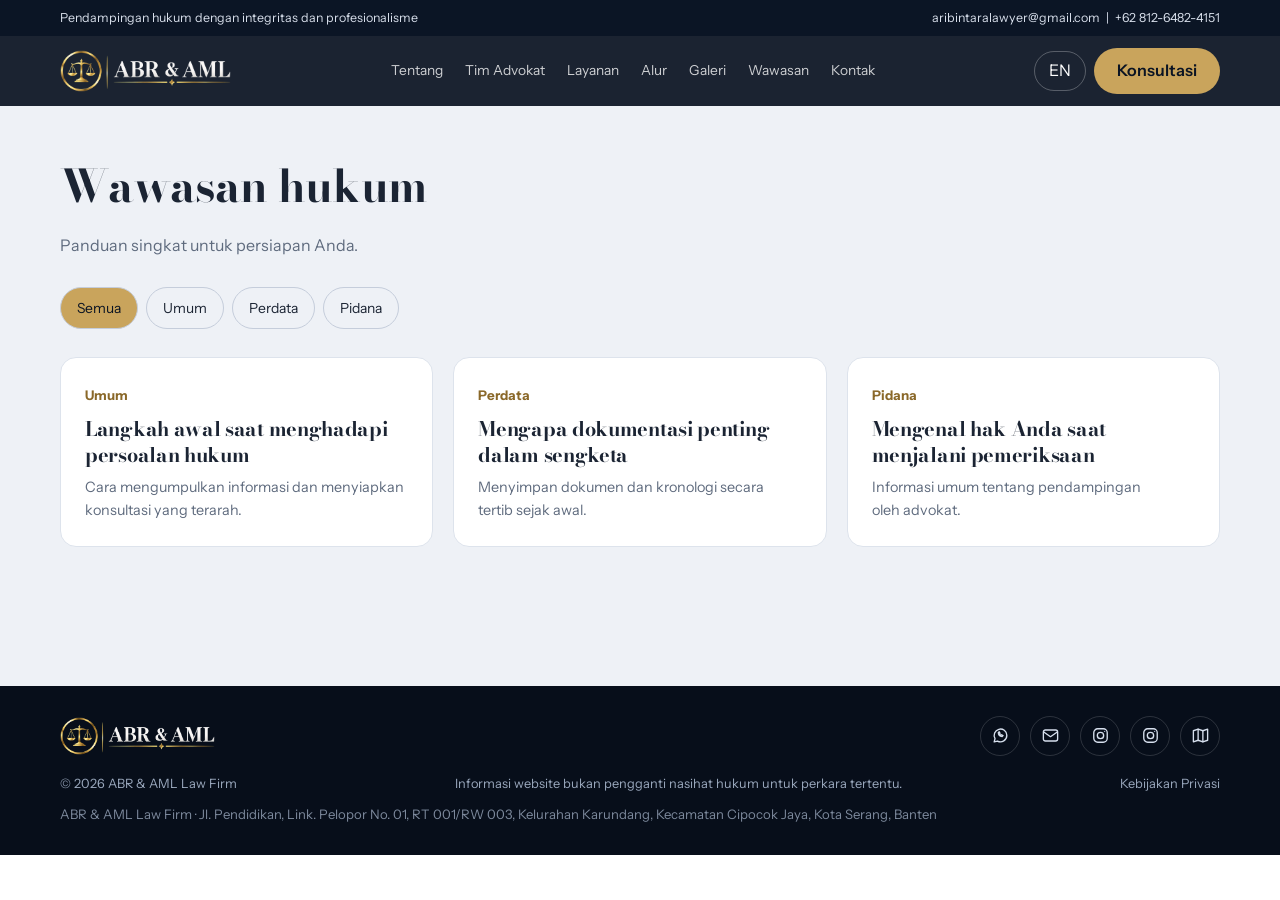
<file: artikel/index.html>
<!doctype html><html lang="id"><head><meta charset="utf-8"><meta name="viewport" content="width=device-width,initial-scale=1,viewport-fit=cover"><meta name="theme-color" content="#0b1423">
<title>Wawasan Hukum — Artikel Pengacara &amp; Advokat | ABR &amp; AML Law Firm</title>
<meta name="description" content="Panduan hukum singkat dari ABR &amp; AML Law Firm, pengacara dan advokat di Serang, Banten.">
<link rel="canonical" href="https://abramllawfirm.vercel.app/artikel/">
<link rel="icon" href="../favicon.ico" sizes="48x48"><link rel="icon" type="image/png" sizes="32x32" href="../assets/favicon-32.png"><link rel="icon" type="image/png" sizes="192x192" href="../assets/favicon-192.png"><link rel="apple-touch-icon" href="../assets/apple-touch-icon.png">
<meta property="og:type" content="website"><meta property="og:locale" content="id_ID"><meta property="og:site_name" content="ABR &amp; AML Law Firm"><meta property="og:title" content="Wawasan Hukum — Artikel Pengacara &amp; Advokat | ABR &amp; AML Law Firm"><meta property="og:description" content="Panduan hukum singkat dari ABR &amp; AML Law Firm, pengacara dan advokat di Serang, Banten."><meta property="og:url" content="https://abramllawfirm.vercel.app/artikel/"><meta property="og:image" content="https://abramllawfirm.vercel.app/assets/og-image.jpg">
<meta name="twitter:card" content="summary_large_image">
<meta name="geo.region" content="ID-BT"><meta name="geo.placename" content="Kota Serang">
<link rel="preconnect" href="https://fonts.googleapis.com"><link rel="preconnect" href="https://fonts.gstatic.com" crossorigin><link href="https://fonts.googleapis.com/css2?family=Bodoni+Moda:opsz,wght@6..96,500;6..96,700&family=Instrument+Sans:wght@400;500;600;700&display=swap" rel="stylesheet">
<link rel="stylesheet" href="../css/abr.css">
<script type="application/ld+json">[{"@context": "https://schema.org", "@type": "LegalService", "@id": "https://abramllawfirm.vercel.app/#organization", "name": "ABR & AML Law Firm", "description": "Pengacara dan advokat di Kota Serang, Banten: hukum pidana, perdata, bisnis, ketenagakerjaan, keluarga. Layanan 24 jam. Jl. Pendidikan, Karundang, Cipocok Jaya.", "url": "https://abramllawfirm.vercel.app/", "image": "https://abramllawfirm.vercel.app/assets/og-image.jpg", "logo": "https://abramllawfirm.vercel.app/assets/logo-icon-512.png", "telephone": "+62 812-6482-4151", "email": "aribintaralawyer@gmail.com", "hasMap": "https://maps.app.goo.gl/Sx3TwVSirpcqDvvh8?g_st=ic", "address": {"@type": "PostalAddress", "streetAddress": "Jl. Pendidikan, Link. Pelopor No. 01, RT 001/RW 003, Kelurahan Karundang, Kecamatan Cipocok Jaya", "addressLocality": "Kota Serang", "addressRegion": "Banten", "addressCountry": "ID"}, "openingHoursSpecification": {"@type": "OpeningHoursSpecification", "dayOfWeek": ["Monday", "Tuesday", "Wednesday", "Thursday", "Friday", "Saturday", "Sunday"], "opens": "00:00", "closes": "23:59"}, "areaServed": [{"@type": "City", "name": "Serang"}, {"@type": "AdministrativeArea", "name": "Banten"}], "knowsAbout": ["Hukum Pidana", "Hukum Perdata", "Hukum Bisnis, Korporasi & Perusahaan", "Hukum Ketenagakerjaan", "Hukum Keluarga & Perkawinan", "Layanan Hukum Lainnya"], "sameAs": ["https://instagram.com/aribintaralawyeroficial", "https://instagram.com/amlp_lawfirm"]}]</script>
</head><body>
<div class="tb"><div class="wrap"><span data-en="Legal guidance grounded in integrity and professionalism">Pendampingan hukum dengan integritas dan profesionalisme</span><span>aribintaralawyer@gmail.com &nbsp;|&nbsp; +62 812-6482-4151</span></div></div>
<header class="hd"><div class="wrap"><a class="brand" href="../index.html#home" aria-label="ABR &amp; AML Law Firm"><img class="logo" src="../assets/logo.png" alt="ABR &amp; AML Law Firm" width="171" height="42"></a>
<nav id="nv"><a href="../index.html#about" data-en="About">Tentang</a><a href="../index.html#team" data-en="Advocates">Tim Advokat</a><a href="../index.html#services" data-en="Services">Layanan</a><a href="../index.html#process" data-en="Process">Alur</a><a href="../index.html#gallery" data-en="Gallery">Galeri</a><a href="../index.html#insights" data-en="Insights">Wawasan</a><a href="../index.html#contact" data-en="Contact">Kontak</a></nav>
<div class="act"><button class="lang" id="lg" type="button" aria-label="Switch language">EN</button><a class="b g" href="../index.html#contact" data-en="Consult now">Konsultasi</a><button class="mb" id="mb" aria-label="Menu" aria-expanded="false">☰</button></div></div><i id="bar"></i></header>
<main>
<section class="sec mist top"><div class="wrap lt"><h1 style="font-size:clamp(1.8rem,4vw,2.8rem)" data-en="Legal insights">Wawasan hukum</h1><p class="sub" data-en="Short guides to help you prepare.">Panduan singkat untuk persiapan Anda.</p><div class="chips" id="fc"><button class="chip on" data-f="all" data-en="All">Semua</button><button class="chip" data-f="umum">Umum</button><button class="chip" data-f="perdata">Perdata</button><button class="chip" data-f="pidana">Pidana</button></div><div class="arts"><article class="art" data-c="umum"><small>Umum</small><h3 data-en="First steps when facing a legal issue"><a href="langkah-awal-saat-menghadapi-persoalan-hukum.html">Langkah awal saat menghadapi persoalan hukum</a></h3><p data-en="How to gather information and prepare for a focused consultation.">Cara mengumpulkan informasi dan menyiapkan konsultasi yang terarah.</p></article><article class="art" data-c="perdata"><small>Perdata</small><h3 data-en="Why documentation matters"><a href="mengapa-dokumentasi-penting-dalam-sengketa.html">Mengapa dokumentasi penting dalam sengketa</a></h3><p data-en="Keeping documents and timelines organized from day one.">Menyimpan dokumen dan kronologi secara tertib sejak awal.</p></article><article class="art" data-c="pidana"><small>Pidana</small><h3 data-en="Know your rights during an examination"><a href="mengenal-hak-anda-saat-menjalani-pemeriksaan.html">Mengenal hak Anda saat menjalani pemeriksaan</a></h3><p data-en="General information on being accompanied by an advocate.">Informasi umum tentang pendampingan oleh advokat.</p></article></div></div></section>
</main>
<footer class="ft"><div class="wrap fto"><img src="../assets/logo.png" alt="ABR &amp; AML Law Firm" width="156" height="38" style="height:38px;width:auto"><div class="so"><a href="https://wa.me/6281264824151" target="_blank" rel="noopener" aria-label="WhatsApp"><svg class="ico" viewBox="0 0 24 24" aria-hidden="true"><path d="M20 11.8A8 8 0 018.2 19L4 20l1.1-4.1A8 8 0 1120 11.8z"/><path d="M9.2 8.6c.2 2.4 2.4 4.6 4.8 4.8l1.2-1.3-1.8-1-.8.7a4 4 0 01-1.9-1.9l.7-.8-1-1.8z"/></svg></a><a href="mailto:aribintaralawyer@gmail.com" aria-label="Email"><svg class="ico" viewBox="0 0 24 24" aria-hidden="true"><rect x="3" y="5" width="18" height="14" rx="2.5"/><path d="M3.5 7.5l8.5 6 8.5-6"/></svg></a><a href="https://instagram.com/aribintaralawyeroficial" target="_blank" rel="noopener" aria-label="Instagram aribintaralawyeroficial"><svg class="ico" viewBox="0 0 24 24" aria-hidden="true"><rect x="3.5" y="3.5" width="17" height="17" rx="5"/><circle cx="12" cy="12" r="4"/><circle cx="17.2" cy="6.8" r=".9" fill="currentColor" stroke="none"/></svg></a><a href="https://instagram.com/amlp_lawfirm" target="_blank" rel="noopener" aria-label="Instagram amlp_lawfirm"><svg class="ico" viewBox="0 0 24 24" aria-hidden="true"><rect x="3.5" y="3.5" width="17" height="17" rx="5"/><circle cx="12" cy="12" r="4"/><circle cx="17.2" cy="6.8" r=".9" fill="currentColor" stroke="none"/></svg></a><a href="https://maps.app.goo.gl/Sx3TwVSirpcqDvvh8?g_st=ic" target="_blank" rel="noopener" aria-label="Google Maps"><svg class="ico" viewBox="0 0 24 24" aria-hidden="true"><path d="M9 4L3 6v14l6-2 6 2 6-2V4l-6 2z"/><path d="M9 4v14M15 6v14"/></svg></a></div></div><div class="wrap"><span>© <span id="y"></span> ABR &amp; AML Law Firm</span><span data-en="Website information is not a substitute for legal advice on a specific matter.">Informasi website bukan pengganti nasihat hukum untuk perkara tertentu.</span><a href="../kebijakan-privasi.html" data-en="Privacy Policy">Kebijakan Privasi</a></div><div class="wrap" style="margin-top:10px;font-size:.82rem;opacity:.8"><address style="font-style:normal">ABR &amp; AML Law Firm · Jl. Pendidikan, Link. Pelopor No. 01, RT 001/RW 003, Kelurahan Karundang, Kecamatan Cipocok Jaya, Kota Serang, Banten</address></div></footer>
<a class="b g fab" id="fab" href="../index.html#contact" data-en="Consult now">Konsultasi</a>
<dialog id="lb"><img alt=""><p></p></dialog>
<script>window.ABR={"wa": "6281264824151", "email": "aribintaralawyer@gmail.com", "services": [], "certs": {}, "images": []};</script>
<script src="../js/abr.js"></script>
</body></html>
</file>
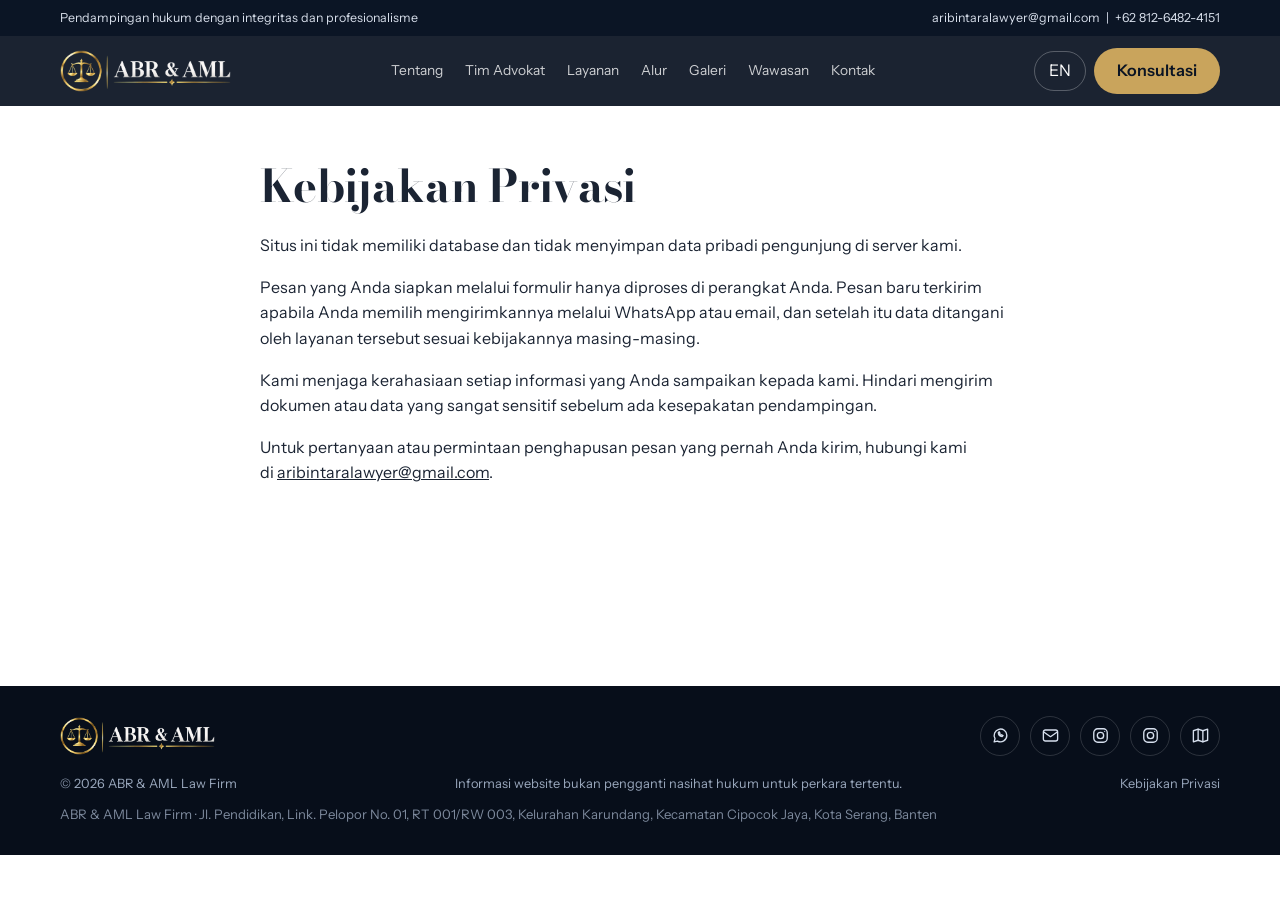
<file: kebijakan-privasi.html>
<!doctype html><html lang="id"><head><meta charset="utf-8"><meta name="viewport" content="width=device-width,initial-scale=1,viewport-fit=cover"><meta name="theme-color" content="#0b1423">
<title>Kebijakan Privasi | ABR &amp; AML Law Firm</title>
<meta name="description" content="Kebijakan privasi situs ABR &amp; AML Law Firm.">
<link rel="canonical" href="https://abramllawfirm.vercel.app/kebijakan-privasi.html">
<link rel="icon" href="favicon.ico" sizes="48x48"><link rel="icon" type="image/png" sizes="32x32" href="assets/favicon-32.png"><link rel="icon" type="image/png" sizes="192x192" href="assets/favicon-192.png"><link rel="apple-touch-icon" href="assets/apple-touch-icon.png">
<meta property="og:type" content="website"><meta property="og:locale" content="id_ID"><meta property="og:site_name" content="ABR &amp; AML Law Firm"><meta property="og:title" content="Kebijakan Privasi | ABR &amp; AML Law Firm"><meta property="og:description" content="Kebijakan privasi situs ABR &amp; AML Law Firm."><meta property="og:url" content="https://abramllawfirm.vercel.app/kebijakan-privasi.html"><meta property="og:image" content="https://abramllawfirm.vercel.app/assets/og-image.jpg">
<meta name="twitter:card" content="summary_large_image">
<meta name="geo.region" content="ID-BT"><meta name="geo.placename" content="Kota Serang">
<link rel="preconnect" href="https://fonts.googleapis.com"><link rel="preconnect" href="https://fonts.gstatic.com" crossorigin><link href="https://fonts.googleapis.com/css2?family=Bodoni+Moda:opsz,wght@6..96,500;6..96,700&family=Instrument+Sans:wght@400;500;600;700&display=swap" rel="stylesheet">
<link rel="stylesheet" href="css/abr.css">
<script type="application/ld+json">[{"@context": "https://schema.org", "@type": "LegalService", "@id": "https://abramllawfirm.vercel.app/#organization", "name": "ABR & AML Law Firm", "description": "Pengacara dan advokat di Kota Serang, Banten: hukum pidana, perdata, bisnis, ketenagakerjaan, keluarga. Layanan 24 jam. Jl. Pendidikan, Karundang, Cipocok Jaya.", "url": "https://abramllawfirm.vercel.app/", "image": "https://abramllawfirm.vercel.app/assets/og-image.jpg", "logo": "https://abramllawfirm.vercel.app/assets/logo-icon-512.png", "telephone": "+62 812-6482-4151", "email": "aribintaralawyer@gmail.com", "hasMap": "https://maps.app.goo.gl/Sx3TwVSirpcqDvvh8?g_st=ic", "address": {"@type": "PostalAddress", "streetAddress": "Jl. Pendidikan, Link. Pelopor No. 01, RT 001/RW 003, Kelurahan Karundang, Kecamatan Cipocok Jaya", "addressLocality": "Kota Serang", "addressRegion": "Banten", "addressCountry": "ID"}, "openingHoursSpecification": {"@type": "OpeningHoursSpecification", "dayOfWeek": ["Monday", "Tuesday", "Wednesday", "Thursday", "Friday", "Saturday", "Sunday"], "opens": "00:00", "closes": "23:59"}, "areaServed": [{"@type": "City", "name": "Serang"}, {"@type": "AdministrativeArea", "name": "Banten"}], "knowsAbout": ["Hukum Pidana", "Hukum Perdata", "Hukum Bisnis, Korporasi & Perusahaan", "Hukum Ketenagakerjaan", "Hukum Keluarga & Perkawinan", "Layanan Hukum Lainnya"], "sameAs": ["https://instagram.com/aribintaralawyeroficial", "https://instagram.com/amlp_lawfirm"]}]</script>
</head><body>
<div class="tb"><div class="wrap"><span data-en="Legal guidance grounded in integrity and professionalism">Pendampingan hukum dengan integritas dan profesionalisme</span><span>aribintaralawyer@gmail.com &nbsp;|&nbsp; +62 812-6482-4151</span></div></div>
<header class="hd"><div class="wrap"><a class="brand" href="index.html#home" aria-label="ABR &amp; AML Law Firm"><img class="logo" src="assets/logo.png" alt="ABR &amp; AML Law Firm" width="171" height="42"></a>
<nav id="nv"><a href="index.html#about" data-en="About">Tentang</a><a href="index.html#team" data-en="Advocates">Tim Advokat</a><a href="index.html#services" data-en="Services">Layanan</a><a href="index.html#process" data-en="Process">Alur</a><a href="index.html#gallery" data-en="Gallery">Galeri</a><a href="index.html#insights" data-en="Insights">Wawasan</a><a href="index.html#contact" data-en="Contact">Kontak</a></nav>
<div class="act"><button class="lang" id="lg" type="button" aria-label="Switch language">EN</button><a class="b g" href="index.html#contact" data-en="Consult now">Konsultasi</a><button class="mb" id="mb" aria-label="Menu" aria-expanded="false">☰</button></div></div><i id="bar"></i></header>
<main>
<section class="sec top"><div class="wrap nw ps"><h1 style="font-size:clamp(1.8rem,4vw,2.8rem)" data-en="Privacy Policy">Kebijakan Privasi</h1>
<p>Situs ini tidak memiliki database dan tidak menyimpan data pribadi pengunjung di server kami.</p>
<p>Pesan yang Anda siapkan melalui formulir hanya diproses di perangkat Anda. Pesan baru terkirim apabila Anda memilih mengirimkannya melalui WhatsApp atau email, dan setelah itu data ditangani oleh layanan tersebut sesuai kebijakannya masing-masing.</p>
<p>Kami menjaga kerahasiaan setiap informasi yang Anda sampaikan kepada kami. Hindari mengirim dokumen atau data yang sangat sensitif sebelum ada kesepakatan pendampingan.</p>
<p>Untuk pertanyaan atau permintaan penghapusan pesan yang pernah Anda kirim, hubungi kami di <a href="mailto:aribintaralawyer@gmail.com" style="text-decoration:underline">aribintaralawyer@gmail.com</a>.</p></div></section>
</main>
<footer class="ft"><div class="wrap fto"><img src="assets/logo.png" alt="ABR &amp; AML Law Firm" width="156" height="38" style="height:38px;width:auto"><div class="so"><a href="https://wa.me/6281264824151" target="_blank" rel="noopener" aria-label="WhatsApp"><svg class="ico" viewBox="0 0 24 24" aria-hidden="true"><path d="M20 11.8A8 8 0 018.2 19L4 20l1.1-4.1A8 8 0 1120 11.8z"/><path d="M9.2 8.6c.2 2.4 2.4 4.6 4.8 4.8l1.2-1.3-1.8-1-.8.7a4 4 0 01-1.9-1.9l.7-.8-1-1.8z"/></svg></a><a href="mailto:aribintaralawyer@gmail.com" aria-label="Email"><svg class="ico" viewBox="0 0 24 24" aria-hidden="true"><rect x="3" y="5" width="18" height="14" rx="2.5"/><path d="M3.5 7.5l8.5 6 8.5-6"/></svg></a><a href="https://instagram.com/aribintaralawyeroficial" target="_blank" rel="noopener" aria-label="Instagram aribintaralawyeroficial"><svg class="ico" viewBox="0 0 24 24" aria-hidden="true"><rect x="3.5" y="3.5" width="17" height="17" rx="5"/><circle cx="12" cy="12" r="4"/><circle cx="17.2" cy="6.8" r=".9" fill="currentColor" stroke="none"/></svg></a><a href="https://instagram.com/amlp_lawfirm" target="_blank" rel="noopener" aria-label="Instagram amlp_lawfirm"><svg class="ico" viewBox="0 0 24 24" aria-hidden="true"><rect x="3.5" y="3.5" width="17" height="17" rx="5"/><circle cx="12" cy="12" r="4"/><circle cx="17.2" cy="6.8" r=".9" fill="currentColor" stroke="none"/></svg></a><a href="https://maps.app.goo.gl/Sx3TwVSirpcqDvvh8?g_st=ic" target="_blank" rel="noopener" aria-label="Google Maps"><svg class="ico" viewBox="0 0 24 24" aria-hidden="true"><path d="M9 4L3 6v14l6-2 6 2 6-2V4l-6 2z"/><path d="M9 4v14M15 6v14"/></svg></a></div></div><div class="wrap"><span>© <span id="y"></span> ABR &amp; AML Law Firm</span><span data-en="Website information is not a substitute for legal advice on a specific matter.">Informasi website bukan pengganti nasihat hukum untuk perkara tertentu.</span><a href="kebijakan-privasi.html" data-en="Privacy Policy">Kebijakan Privasi</a></div><div class="wrap" style="margin-top:10px;font-size:.82rem;opacity:.8"><address style="font-style:normal">ABR &amp; AML Law Firm · Jl. Pendidikan, Link. Pelopor No. 01, RT 001/RW 003, Kelurahan Karundang, Kecamatan Cipocok Jaya, Kota Serang, Banten</address></div></footer>
<a class="b g fab" id="fab" href="index.html#contact" data-en="Consult now">Konsultasi</a>
<dialog id="lb"><img alt=""><p></p></dialog>
<script>window.ABR={"wa": "6281264824151", "email": "aribintaralawyer@gmail.com", "services": [], "certs": {}, "images": []};</script>
<script src="js/abr.js"></script>
</body></html>
</file>
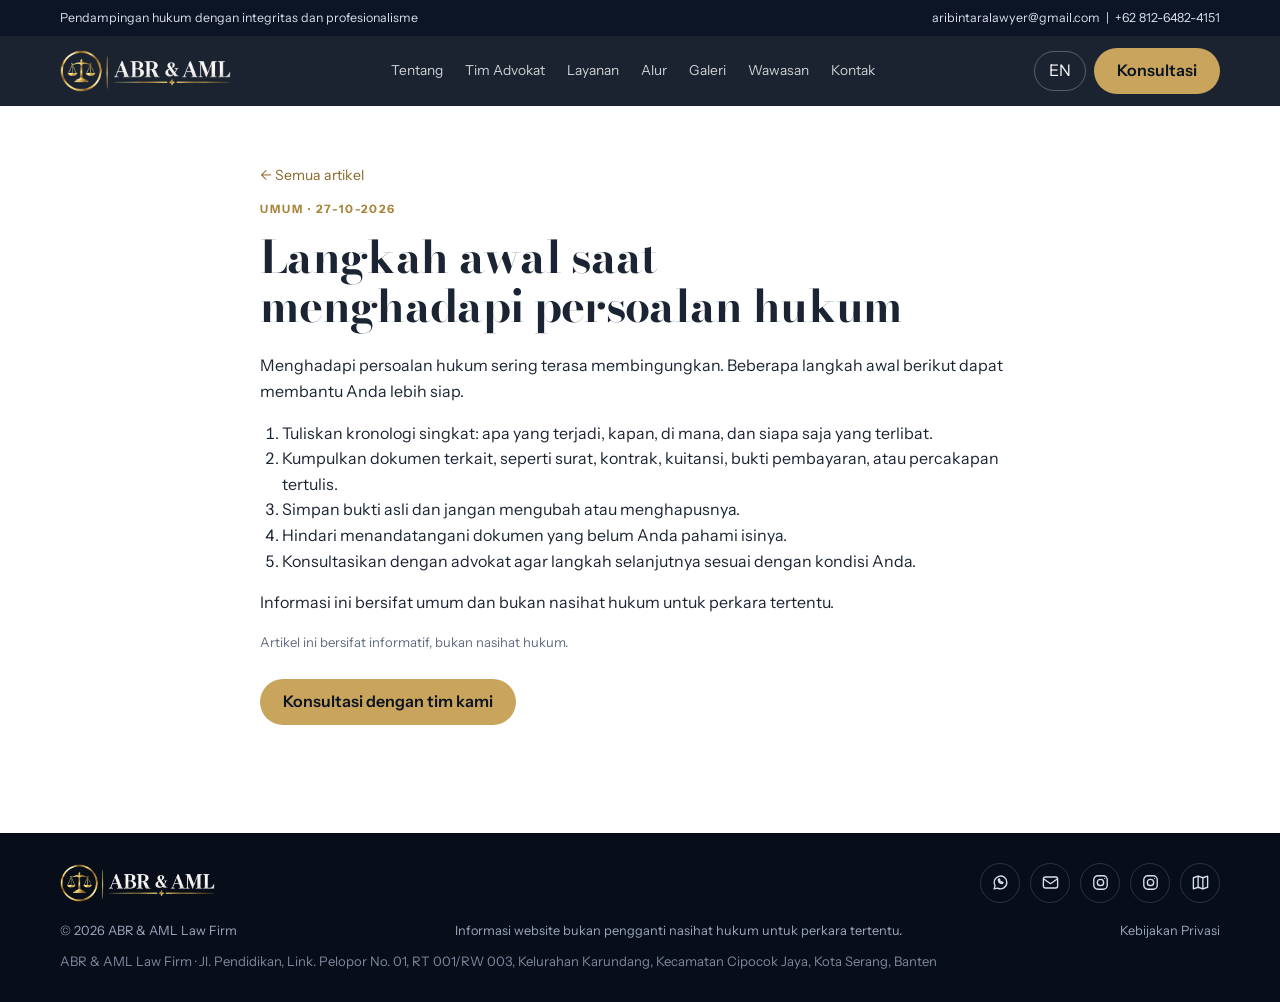
<file: artikel/langkah-awal-saat-menghadapi-persoalan-hukum.html>
<!doctype html><html lang="id"><head><meta charset="utf-8"><meta name="viewport" content="width=device-width,initial-scale=1,viewport-fit=cover"><meta name="theme-color" content="#0b1423">
<title>Langkah awal saat menghadapi persoalan hukum | ABR &amp; AML Law Firm</title>
<meta name="description" content="Cara mengumpulkan informasi dan menyiapkan konsultasi yang terarah.">
<link rel="canonical" href="https://abramllawfirm.vercel.app/artikel/langkah-awal-saat-menghadapi-persoalan-hukum.html">
<link rel="icon" href="../favicon.ico" sizes="48x48"><link rel="icon" type="image/png" sizes="32x32" href="../assets/favicon-32.png"><link rel="icon" type="image/png" sizes="192x192" href="../assets/favicon-192.png"><link rel="apple-touch-icon" href="../assets/apple-touch-icon.png">
<meta property="og:type" content="website"><meta property="og:locale" content="id_ID"><meta property="og:site_name" content="ABR &amp; AML Law Firm"><meta property="og:title" content="Langkah awal saat menghadapi persoalan hukum | ABR &amp; AML Law Firm"><meta property="og:description" content="Cara mengumpulkan informasi dan menyiapkan konsultasi yang terarah."><meta property="og:url" content="https://abramllawfirm.vercel.app/artikel/langkah-awal-saat-menghadapi-persoalan-hukum.html"><meta property="og:image" content="https://abramllawfirm.vercel.app/assets/og-image.jpg">
<meta name="twitter:card" content="summary_large_image">
<meta name="geo.region" content="ID-BT"><meta name="geo.placename" content="Kota Serang">
<link rel="preconnect" href="https://fonts.googleapis.com"><link rel="preconnect" href="https://fonts.gstatic.com" crossorigin><link href="https://fonts.googleapis.com/css2?family=Bodoni+Moda:opsz,wght@6..96,500;6..96,700&family=Instrument+Sans:wght@400;500;600;700&display=swap" rel="stylesheet">
<link rel="stylesheet" href="../css/abr.css">
<script type="application/ld+json">[{"@context": "https://schema.org", "@type": "LegalService", "@id": "https://abramllawfirm.vercel.app/#organization", "name": "ABR & AML Law Firm", "description": "Pengacara dan advokat di Kota Serang, Banten: hukum pidana, perdata, bisnis, ketenagakerjaan, keluarga. Layanan 24 jam. Jl. Pendidikan, Karundang, Cipocok Jaya.", "url": "https://abramllawfirm.vercel.app/", "image": "https://abramllawfirm.vercel.app/assets/og-image.jpg", "logo": "https://abramllawfirm.vercel.app/assets/logo-icon-512.png", "telephone": "+62 812-6482-4151", "email": "aribintaralawyer@gmail.com", "hasMap": "https://maps.app.goo.gl/Sx3TwVSirpcqDvvh8?g_st=ic", "address": {"@type": "PostalAddress", "streetAddress": "Jl. Pendidikan, Link. Pelopor No. 01, RT 001/RW 003, Kelurahan Karundang, Kecamatan Cipocok Jaya", "addressLocality": "Kota Serang", "addressRegion": "Banten", "addressCountry": "ID"}, "openingHoursSpecification": {"@type": "OpeningHoursSpecification", "dayOfWeek": ["Monday", "Tuesday", "Wednesday", "Thursday", "Friday", "Saturday", "Sunday"], "opens": "00:00", "closes": "23:59"}, "areaServed": [{"@type": "City", "name": "Serang"}, {"@type": "AdministrativeArea", "name": "Banten"}], "knowsAbout": ["Hukum Pidana", "Hukum Perdata", "Hukum Bisnis, Korporasi & Perusahaan", "Hukum Ketenagakerjaan", "Hukum Keluarga & Perkawinan", "Layanan Hukum Lainnya"], "sameAs": ["https://instagram.com/aribintaralawyeroficial", "https://instagram.com/amlp_lawfirm"]}, {"@context": "https://schema.org", "@type": "Article", "headline": "Langkah awal saat menghadapi persoalan hukum", "description": "Cara mengumpulkan informasi dan menyiapkan konsultasi yang terarah.", "datePublished": "2026-10-27", "inLanguage": "id", "author": {"@id": "https://abramllawfirm.vercel.app/#organization"}, "publisher": {"@id": "https://abramllawfirm.vercel.app/#organization"}, "mainEntityOfPage": "https://abramllawfirm.vercel.app/artikel/langkah-awal-saat-menghadapi-persoalan-hukum.html", "image": "https://abramllawfirm.vercel.app/assets/og-image.jpg"}]</script>
</head><body>
<div class="tb"><div class="wrap"><span data-en="Legal guidance grounded in integrity and professionalism">Pendampingan hukum dengan integritas dan profesionalisme</span><span>aribintaralawyer@gmail.com &nbsp;|&nbsp; +62 812-6482-4151</span></div></div>
<header class="hd"><div class="wrap"><a class="brand" href="../index.html#home" aria-label="ABR &amp; AML Law Firm"><img class="logo" src="../assets/logo.png" alt="ABR &amp; AML Law Firm" width="171" height="42"></a>
<nav id="nv"><a href="../index.html#about" data-en="About">Tentang</a><a href="../index.html#team" data-en="Advocates">Tim Advokat</a><a href="../index.html#services" data-en="Services">Layanan</a><a href="../index.html#process" data-en="Process">Alur</a><a href="../index.html#gallery" data-en="Gallery">Galeri</a><a href="../index.html#insights" data-en="Insights">Wawasan</a><a href="../index.html#contact" data-en="Contact">Kontak</a></nav>
<div class="act"><button class="lang" id="lg" type="button" aria-label="Switch language">EN</button><a class="b g" href="../index.html#contact" data-en="Consult now">Konsultasi</a><button class="mb" id="mb" aria-label="Menu" aria-expanded="false">☰</button></div></div><i id="bar"></i></header>
<main>
<section class="sec top"><div class="wrap nw"><a class="back" href="../artikel/index.html" data-en="← All articles">← Semua artikel</a>
<div class="eb" style="color:#a9843c">Umum · 27-10-2026</div><h1 style="font-size:clamp(1.8rem,4vw,2.8rem)" data-en="First steps when facing a legal issue">Langkah awal saat menghadapi persoalan hukum</h1>
<div class="ps"><p>Menghadapi persoalan hukum sering terasa membingungkan. Beberapa langkah awal berikut dapat membantu Anda lebih siap.</p><ol style='padding-left:22px;margin:0 0 16px'><li>Tuliskan kronologi singkat: apa yang terjadi, kapan, di mana, dan siapa saja yang terlibat.</li><li>Kumpulkan dokumen terkait, seperti surat, kontrak, kuitansi, bukti pembayaran, atau percakapan tertulis.</li><li>Simpan bukti asli dan jangan mengubah atau menghapusnya.</li><li>Hindari menandatangani dokumen yang belum Anda pahami isinya.</li><li>Konsultasikan dengan advokat agar langkah selanjutnya sesuai dengan kondisi Anda.</li></ol><p>Informasi ini bersifat umum dan bukan nasihat hukum untuk perkara tertentu.</p></div><p class="note" data-en="This article is informational and is not legal advice.">Artikel ini bersifat informatif, bukan nasihat hukum.</p>
<p style="margin-top:26px"><a class="b g" href="../index.html#contact" data-en="Consult with our team">Konsultasi dengan tim kami</a></p></div></section>
</main>
<footer class="ft"><div class="wrap fto"><img src="../assets/logo.png" alt="ABR &amp; AML Law Firm" width="156" height="38" style="height:38px;width:auto"><div class="so"><a href="https://wa.me/6281264824151" target="_blank" rel="noopener" aria-label="WhatsApp"><svg class="ico" viewBox="0 0 24 24" aria-hidden="true"><path d="M20 11.8A8 8 0 018.2 19L4 20l1.1-4.1A8 8 0 1120 11.8z"/><path d="M9.2 8.6c.2 2.4 2.4 4.6 4.8 4.8l1.2-1.3-1.8-1-.8.7a4 4 0 01-1.9-1.9l.7-.8-1-1.8z"/></svg></a><a href="mailto:aribintaralawyer@gmail.com" aria-label="Email"><svg class="ico" viewBox="0 0 24 24" aria-hidden="true"><rect x="3" y="5" width="18" height="14" rx="2.5"/><path d="M3.5 7.5l8.5 6 8.5-6"/></svg></a><a href="https://instagram.com/aribintaralawyeroficial" target="_blank" rel="noopener" aria-label="Instagram aribintaralawyeroficial"><svg class="ico" viewBox="0 0 24 24" aria-hidden="true"><rect x="3.5" y="3.5" width="17" height="17" rx="5"/><circle cx="12" cy="12" r="4"/><circle cx="17.2" cy="6.8" r=".9" fill="currentColor" stroke="none"/></svg></a><a href="https://instagram.com/amlp_lawfirm" target="_blank" rel="noopener" aria-label="Instagram amlp_lawfirm"><svg class="ico" viewBox="0 0 24 24" aria-hidden="true"><rect x="3.5" y="3.5" width="17" height="17" rx="5"/><circle cx="12" cy="12" r="4"/><circle cx="17.2" cy="6.8" r=".9" fill="currentColor" stroke="none"/></svg></a><a href="https://maps.app.goo.gl/Sx3TwVSirpcqDvvh8?g_st=ic" target="_blank" rel="noopener" aria-label="Google Maps"><svg class="ico" viewBox="0 0 24 24" aria-hidden="true"><path d="M9 4L3 6v14l6-2 6 2 6-2V4l-6 2z"/><path d="M9 4v14M15 6v14"/></svg></a></div></div><div class="wrap"><span>© <span id="y"></span> ABR &amp; AML Law Firm</span><span data-en="Website information is not a substitute for legal advice on a specific matter.">Informasi website bukan pengganti nasihat hukum untuk perkara tertentu.</span><a href="../kebijakan-privasi.html" data-en="Privacy Policy">Kebijakan Privasi</a></div><div class="wrap" style="margin-top:10px;font-size:.82rem;opacity:.8"><address style="font-style:normal">ABR &amp; AML Law Firm · Jl. Pendidikan, Link. Pelopor No. 01, RT 001/RW 003, Kelurahan Karundang, Kecamatan Cipocok Jaya, Kota Serang, Banten</address></div></footer>
<a class="b g fab" id="fab" href="../index.html#contact" data-en="Consult now">Konsultasi</a>
<dialog id="lb"><img alt=""><p></p></dialog>
<script>window.ABR={"wa": "6281264824151", "email": "aribintaralawyer@gmail.com", "services": [], "certs": {}, "images": []};</script>
<script src="../js/abr.js"></script>
</body></html>
</file>
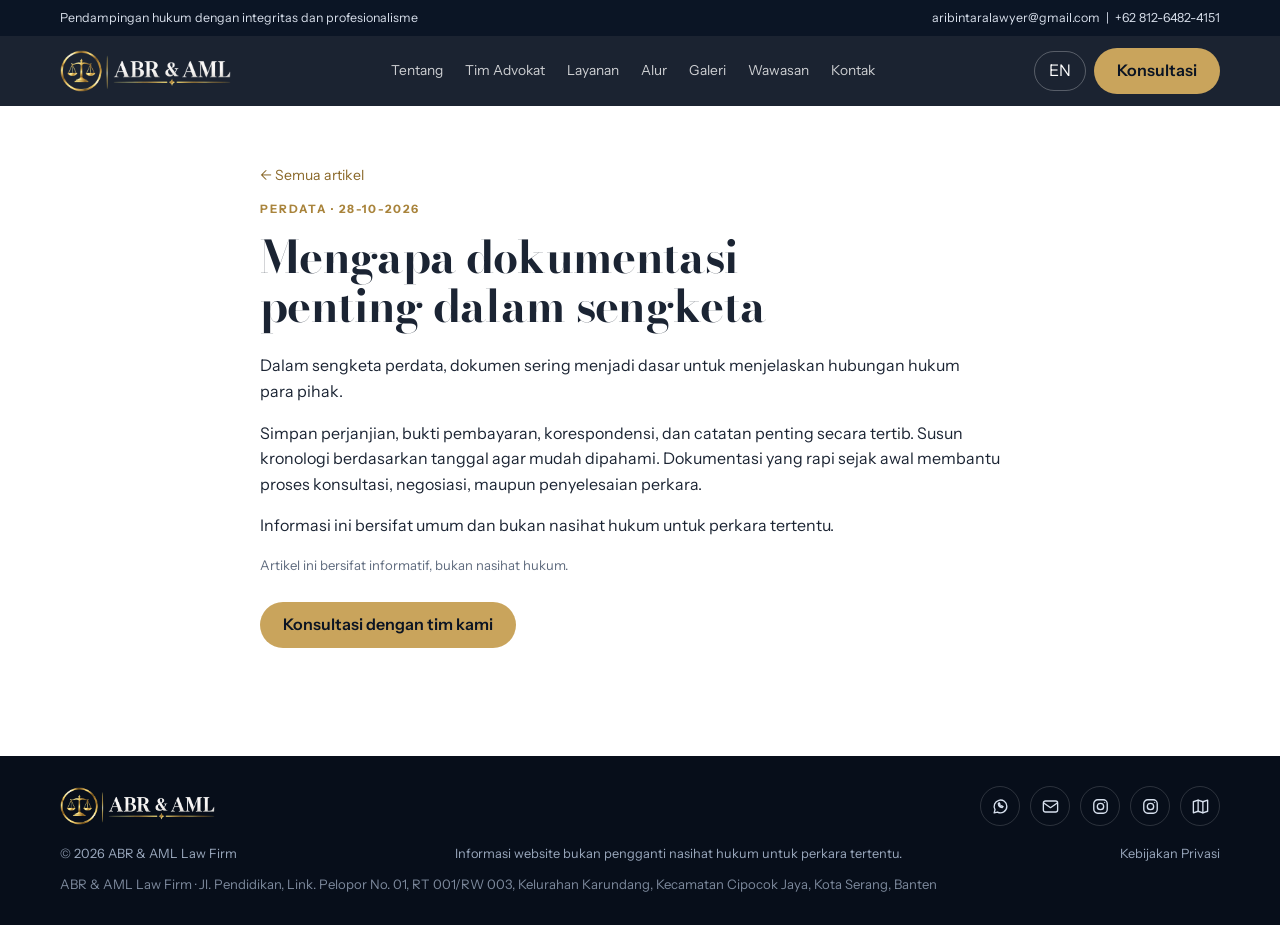
<file: artikel/mengapa-dokumentasi-penting-dalam-sengketa.html>
<!doctype html><html lang="id"><head><meta charset="utf-8"><meta name="viewport" content="width=device-width,initial-scale=1,viewport-fit=cover"><meta name="theme-color" content="#0b1423">
<title>Mengapa dokumentasi penting dalam sengketa | ABR &amp; AML Law Firm</title>
<meta name="description" content="Menyimpan dokumen dan kronologi secara tertib sejak awal.">
<link rel="canonical" href="https://abramllawfirm.vercel.app/artikel/mengapa-dokumentasi-penting-dalam-sengketa.html">
<link rel="icon" href="../favicon.ico" sizes="48x48"><link rel="icon" type="image/png" sizes="32x32" href="../assets/favicon-32.png"><link rel="icon" type="image/png" sizes="192x192" href="../assets/favicon-192.png"><link rel="apple-touch-icon" href="../assets/apple-touch-icon.png">
<meta property="og:type" content="website"><meta property="og:locale" content="id_ID"><meta property="og:site_name" content="ABR &amp; AML Law Firm"><meta property="og:title" content="Mengapa dokumentasi penting dalam sengketa | ABR &amp; AML Law Firm"><meta property="og:description" content="Menyimpan dokumen dan kronologi secara tertib sejak awal."><meta property="og:url" content="https://abramllawfirm.vercel.app/artikel/mengapa-dokumentasi-penting-dalam-sengketa.html"><meta property="og:image" content="https://abramllawfirm.vercel.app/assets/og-image.jpg">
<meta name="twitter:card" content="summary_large_image">
<meta name="geo.region" content="ID-BT"><meta name="geo.placename" content="Kota Serang">
<link rel="preconnect" href="https://fonts.googleapis.com"><link rel="preconnect" href="https://fonts.gstatic.com" crossorigin><link href="https://fonts.googleapis.com/css2?family=Bodoni+Moda:opsz,wght@6..96,500;6..96,700&family=Instrument+Sans:wght@400;500;600;700&display=swap" rel="stylesheet">
<link rel="stylesheet" href="../css/abr.css">
<script type="application/ld+json">[{"@context": "https://schema.org", "@type": "LegalService", "@id": "https://abramllawfirm.vercel.app/#organization", "name": "ABR & AML Law Firm", "description": "Pengacara dan advokat di Kota Serang, Banten: hukum pidana, perdata, bisnis, ketenagakerjaan, keluarga. Layanan 24 jam. Jl. Pendidikan, Karundang, Cipocok Jaya.", "url": "https://abramllawfirm.vercel.app/", "image": "https://abramllawfirm.vercel.app/assets/og-image.jpg", "logo": "https://abramllawfirm.vercel.app/assets/logo-icon-512.png", "telephone": "+62 812-6482-4151", "email": "aribintaralawyer@gmail.com", "hasMap": "https://maps.app.goo.gl/Sx3TwVSirpcqDvvh8?g_st=ic", "address": {"@type": "PostalAddress", "streetAddress": "Jl. Pendidikan, Link. Pelopor No. 01, RT 001/RW 003, Kelurahan Karundang, Kecamatan Cipocok Jaya", "addressLocality": "Kota Serang", "addressRegion": "Banten", "addressCountry": "ID"}, "openingHoursSpecification": {"@type": "OpeningHoursSpecification", "dayOfWeek": ["Monday", "Tuesday", "Wednesday", "Thursday", "Friday", "Saturday", "Sunday"], "opens": "00:00", "closes": "23:59"}, "areaServed": [{"@type": "City", "name": "Serang"}, {"@type": "AdministrativeArea", "name": "Banten"}], "knowsAbout": ["Hukum Pidana", "Hukum Perdata", "Hukum Bisnis, Korporasi & Perusahaan", "Hukum Ketenagakerjaan", "Hukum Keluarga & Perkawinan", "Layanan Hukum Lainnya"], "sameAs": ["https://instagram.com/aribintaralawyeroficial", "https://instagram.com/amlp_lawfirm"]}, {"@context": "https://schema.org", "@type": "Article", "headline": "Mengapa dokumentasi penting dalam sengketa", "description": "Menyimpan dokumen dan kronologi secara tertib sejak awal.", "datePublished": "2026-10-28", "inLanguage": "id", "author": {"@id": "https://abramllawfirm.vercel.app/#organization"}, "publisher": {"@id": "https://abramllawfirm.vercel.app/#organization"}, "mainEntityOfPage": "https://abramllawfirm.vercel.app/artikel/mengapa-dokumentasi-penting-dalam-sengketa.html", "image": "https://abramllawfirm.vercel.app/assets/og-image.jpg"}]</script>
</head><body>
<div class="tb"><div class="wrap"><span data-en="Legal guidance grounded in integrity and professionalism">Pendampingan hukum dengan integritas dan profesionalisme</span><span>aribintaralawyer@gmail.com &nbsp;|&nbsp; +62 812-6482-4151</span></div></div>
<header class="hd"><div class="wrap"><a class="brand" href="../index.html#home" aria-label="ABR &amp; AML Law Firm"><img class="logo" src="../assets/logo.png" alt="ABR &amp; AML Law Firm" width="171" height="42"></a>
<nav id="nv"><a href="../index.html#about" data-en="About">Tentang</a><a href="../index.html#team" data-en="Advocates">Tim Advokat</a><a href="../index.html#services" data-en="Services">Layanan</a><a href="../index.html#process" data-en="Process">Alur</a><a href="../index.html#gallery" data-en="Gallery">Galeri</a><a href="../index.html#insights" data-en="Insights">Wawasan</a><a href="../index.html#contact" data-en="Contact">Kontak</a></nav>
<div class="act"><button class="lang" id="lg" type="button" aria-label="Switch language">EN</button><a class="b g" href="../index.html#contact" data-en="Consult now">Konsultasi</a><button class="mb" id="mb" aria-label="Menu" aria-expanded="false">☰</button></div></div><i id="bar"></i></header>
<main>
<section class="sec top"><div class="wrap nw"><a class="back" href="../artikel/index.html" data-en="← All articles">← Semua artikel</a>
<div class="eb" style="color:#a9843c">Perdata · 28-10-2026</div><h1 style="font-size:clamp(1.8rem,4vw,2.8rem)" data-en="Why documentation matters">Mengapa dokumentasi penting dalam sengketa</h1>
<div class="ps"><p>Dalam sengketa perdata, dokumen sering menjadi dasar untuk menjelaskan hubungan hukum para pihak.</p><p>Simpan perjanjian, bukti pembayaran, korespondensi, dan catatan penting secara tertib. Susun kronologi berdasarkan tanggal agar mudah dipahami. Dokumentasi yang rapi sejak awal membantu proses konsultasi, negosiasi, maupun penyelesaian perkara.</p><p>Informasi ini bersifat umum dan bukan nasihat hukum untuk perkara tertentu.</p></div><p class="note" data-en="This article is informational and is not legal advice.">Artikel ini bersifat informatif, bukan nasihat hukum.</p>
<p style="margin-top:26px"><a class="b g" href="../index.html#contact" data-en="Consult with our team">Konsultasi dengan tim kami</a></p></div></section>
</main>
<footer class="ft"><div class="wrap fto"><img src="../assets/logo.png" alt="ABR &amp; AML Law Firm" width="156" height="38" style="height:38px;width:auto"><div class="so"><a href="https://wa.me/6281264824151" target="_blank" rel="noopener" aria-label="WhatsApp"><svg class="ico" viewBox="0 0 24 24" aria-hidden="true"><path d="M20 11.8A8 8 0 018.2 19L4 20l1.1-4.1A8 8 0 1120 11.8z"/><path d="M9.2 8.6c.2 2.4 2.4 4.6 4.8 4.8l1.2-1.3-1.8-1-.8.7a4 4 0 01-1.9-1.9l.7-.8-1-1.8z"/></svg></a><a href="mailto:aribintaralawyer@gmail.com" aria-label="Email"><svg class="ico" viewBox="0 0 24 24" aria-hidden="true"><rect x="3" y="5" width="18" height="14" rx="2.5"/><path d="M3.5 7.5l8.5 6 8.5-6"/></svg></a><a href="https://instagram.com/aribintaralawyeroficial" target="_blank" rel="noopener" aria-label="Instagram aribintaralawyeroficial"><svg class="ico" viewBox="0 0 24 24" aria-hidden="true"><rect x="3.5" y="3.5" width="17" height="17" rx="5"/><circle cx="12" cy="12" r="4"/><circle cx="17.2" cy="6.8" r=".9" fill="currentColor" stroke="none"/></svg></a><a href="https://instagram.com/amlp_lawfirm" target="_blank" rel="noopener" aria-label="Instagram amlp_lawfirm"><svg class="ico" viewBox="0 0 24 24" aria-hidden="true"><rect x="3.5" y="3.5" width="17" height="17" rx="5"/><circle cx="12" cy="12" r="4"/><circle cx="17.2" cy="6.8" r=".9" fill="currentColor" stroke="none"/></svg></a><a href="https://maps.app.goo.gl/Sx3TwVSirpcqDvvh8?g_st=ic" target="_blank" rel="noopener" aria-label="Google Maps"><svg class="ico" viewBox="0 0 24 24" aria-hidden="true"><path d="M9 4L3 6v14l6-2 6 2 6-2V4l-6 2z"/><path d="M9 4v14M15 6v14"/></svg></a></div></div><div class="wrap"><span>© <span id="y"></span> ABR &amp; AML Law Firm</span><span data-en="Website information is not a substitute for legal advice on a specific matter.">Informasi website bukan pengganti nasihat hukum untuk perkara tertentu.</span><a href="../kebijakan-privasi.html" data-en="Privacy Policy">Kebijakan Privasi</a></div><div class="wrap" style="margin-top:10px;font-size:.82rem;opacity:.8"><address style="font-style:normal">ABR &amp; AML Law Firm · Jl. Pendidikan, Link. Pelopor No. 01, RT 001/RW 003, Kelurahan Karundang, Kecamatan Cipocok Jaya, Kota Serang, Banten</address></div></footer>
<a class="b g fab" id="fab" href="../index.html#contact" data-en="Consult now">Konsultasi</a>
<dialog id="lb"><img alt=""><p></p></dialog>
<script>window.ABR={"wa": "6281264824151", "email": "aribintaralawyer@gmail.com", "services": [], "certs": {}, "images": []};</script>
<script src="../js/abr.js"></script>
</body></html>
</file>
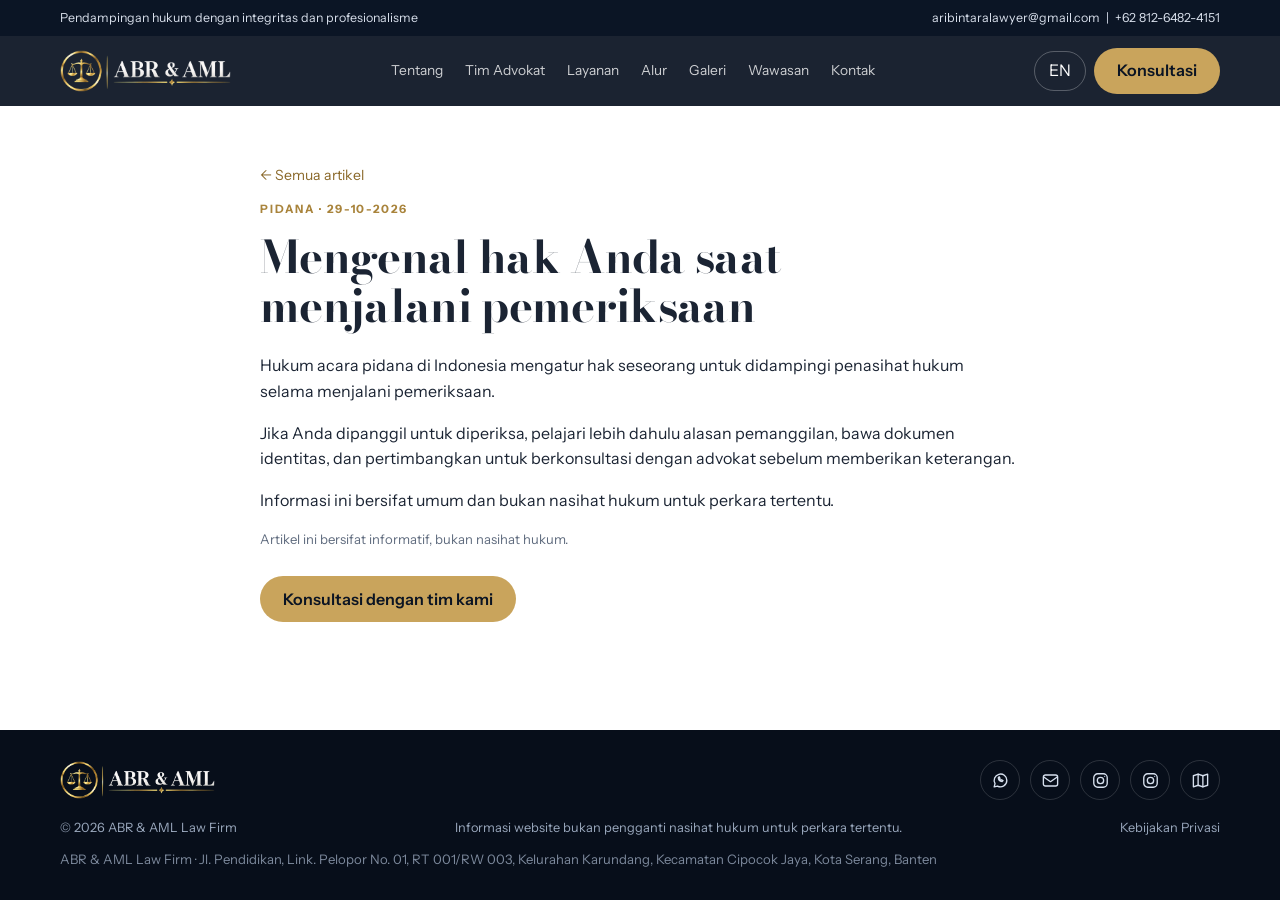
<file: artikel/mengenal-hak-anda-saat-menjalani-pemeriksaan.html>
<!doctype html><html lang="id"><head><meta charset="utf-8"><meta name="viewport" content="width=device-width,initial-scale=1,viewport-fit=cover"><meta name="theme-color" content="#0b1423">
<title>Mengenal hak Anda saat menjalani pemeriksaan | ABR &amp; AML Law Firm</title>
<meta name="description" content="Informasi umum tentang pendampingan oleh advokat.">
<link rel="canonical" href="https://abramllawfirm.vercel.app/artikel/mengenal-hak-anda-saat-menjalani-pemeriksaan.html">
<link rel="icon" href="../favicon.ico" sizes="48x48"><link rel="icon" type="image/png" sizes="32x32" href="../assets/favicon-32.png"><link rel="icon" type="image/png" sizes="192x192" href="../assets/favicon-192.png"><link rel="apple-touch-icon" href="../assets/apple-touch-icon.png">
<meta property="og:type" content="website"><meta property="og:locale" content="id_ID"><meta property="og:site_name" content="ABR &amp; AML Law Firm"><meta property="og:title" content="Mengenal hak Anda saat menjalani pemeriksaan | ABR &amp; AML Law Firm"><meta property="og:description" content="Informasi umum tentang pendampingan oleh advokat."><meta property="og:url" content="https://abramllawfirm.vercel.app/artikel/mengenal-hak-anda-saat-menjalani-pemeriksaan.html"><meta property="og:image" content="https://abramllawfirm.vercel.app/assets/og-image.jpg">
<meta name="twitter:card" content="summary_large_image">
<meta name="geo.region" content="ID-BT"><meta name="geo.placename" content="Kota Serang">
<link rel="preconnect" href="https://fonts.googleapis.com"><link rel="preconnect" href="https://fonts.gstatic.com" crossorigin><link href="https://fonts.googleapis.com/css2?family=Bodoni+Moda:opsz,wght@6..96,500;6..96,700&family=Instrument+Sans:wght@400;500;600;700&display=swap" rel="stylesheet">
<link rel="stylesheet" href="../css/abr.css">
<script type="application/ld+json">[{"@context": "https://schema.org", "@type": "LegalService", "@id": "https://abramllawfirm.vercel.app/#organization", "name": "ABR & AML Law Firm", "description": "Pengacara dan advokat di Kota Serang, Banten: hukum pidana, perdata, bisnis, ketenagakerjaan, keluarga. Layanan 24 jam. Jl. Pendidikan, Karundang, Cipocok Jaya.", "url": "https://abramllawfirm.vercel.app/", "image": "https://abramllawfirm.vercel.app/assets/og-image.jpg", "logo": "https://abramllawfirm.vercel.app/assets/logo-icon-512.png", "telephone": "+62 812-6482-4151", "email": "aribintaralawyer@gmail.com", "hasMap": "https://maps.app.goo.gl/Sx3TwVSirpcqDvvh8?g_st=ic", "address": {"@type": "PostalAddress", "streetAddress": "Jl. Pendidikan, Link. Pelopor No. 01, RT 001/RW 003, Kelurahan Karundang, Kecamatan Cipocok Jaya", "addressLocality": "Kota Serang", "addressRegion": "Banten", "addressCountry": "ID"}, "openingHoursSpecification": {"@type": "OpeningHoursSpecification", "dayOfWeek": ["Monday", "Tuesday", "Wednesday", "Thursday", "Friday", "Saturday", "Sunday"], "opens": "00:00", "closes": "23:59"}, "areaServed": [{"@type": "City", "name": "Serang"}, {"@type": "AdministrativeArea", "name": "Banten"}], "knowsAbout": ["Hukum Pidana", "Hukum Perdata", "Hukum Bisnis, Korporasi & Perusahaan", "Hukum Ketenagakerjaan", "Hukum Keluarga & Perkawinan", "Layanan Hukum Lainnya"], "sameAs": ["https://instagram.com/aribintaralawyeroficial", "https://instagram.com/amlp_lawfirm"]}, {"@context": "https://schema.org", "@type": "Article", "headline": "Mengenal hak Anda saat menjalani pemeriksaan", "description": "Informasi umum tentang pendampingan oleh advokat.", "datePublished": "2026-10-29", "inLanguage": "id", "author": {"@id": "https://abramllawfirm.vercel.app/#organization"}, "publisher": {"@id": "https://abramllawfirm.vercel.app/#organization"}, "mainEntityOfPage": "https://abramllawfirm.vercel.app/artikel/mengenal-hak-anda-saat-menjalani-pemeriksaan.html", "image": "https://abramllawfirm.vercel.app/assets/og-image.jpg"}]</script>
</head><body>
<div class="tb"><div class="wrap"><span data-en="Legal guidance grounded in integrity and professionalism">Pendampingan hukum dengan integritas dan profesionalisme</span><span>aribintaralawyer@gmail.com &nbsp;|&nbsp; +62 812-6482-4151</span></div></div>
<header class="hd"><div class="wrap"><a class="brand" href="../index.html#home" aria-label="ABR &amp; AML Law Firm"><img class="logo" src="../assets/logo.png" alt="ABR &amp; AML Law Firm" width="171" height="42"></a>
<nav id="nv"><a href="../index.html#about" data-en="About">Tentang</a><a href="../index.html#team" data-en="Advocates">Tim Advokat</a><a href="../index.html#services" data-en="Services">Layanan</a><a href="../index.html#process" data-en="Process">Alur</a><a href="../index.html#gallery" data-en="Gallery">Galeri</a><a href="../index.html#insights" data-en="Insights">Wawasan</a><a href="../index.html#contact" data-en="Contact">Kontak</a></nav>
<div class="act"><button class="lang" id="lg" type="button" aria-label="Switch language">EN</button><a class="b g" href="../index.html#contact" data-en="Consult now">Konsultasi</a><button class="mb" id="mb" aria-label="Menu" aria-expanded="false">☰</button></div></div><i id="bar"></i></header>
<main>
<section class="sec top"><div class="wrap nw"><a class="back" href="../artikel/index.html" data-en="← All articles">← Semua artikel</a>
<div class="eb" style="color:#a9843c">Pidana · 29-10-2026</div><h1 style="font-size:clamp(1.8rem,4vw,2.8rem)" data-en="Know your rights during an examination">Mengenal hak Anda saat menjalani pemeriksaan</h1>
<div class="ps"><p>Hukum acara pidana di Indonesia mengatur hak seseorang untuk didampingi penasihat hukum selama menjalani pemeriksaan.</p><p>Jika Anda dipanggil untuk diperiksa, pelajari lebih dahulu alasan pemanggilan, bawa dokumen identitas, dan pertimbangkan untuk berkonsultasi dengan advokat sebelum memberikan keterangan.</p><p>Informasi ini bersifat umum dan bukan nasihat hukum untuk perkara tertentu.</p></div><p class="note" data-en="This article is informational and is not legal advice.">Artikel ini bersifat informatif, bukan nasihat hukum.</p>
<p style="margin-top:26px"><a class="b g" href="../index.html#contact" data-en="Consult with our team">Konsultasi dengan tim kami</a></p></div></section>
</main>
<footer class="ft"><div class="wrap fto"><img src="../assets/logo.png" alt="ABR &amp; AML Law Firm" width="156" height="38" style="height:38px;width:auto"><div class="so"><a href="https://wa.me/6281264824151" target="_blank" rel="noopener" aria-label="WhatsApp"><svg class="ico" viewBox="0 0 24 24" aria-hidden="true"><path d="M20 11.8A8 8 0 018.2 19L4 20l1.1-4.1A8 8 0 1120 11.8z"/><path d="M9.2 8.6c.2 2.4 2.4 4.6 4.8 4.8l1.2-1.3-1.8-1-.8.7a4 4 0 01-1.9-1.9l.7-.8-1-1.8z"/></svg></a><a href="mailto:aribintaralawyer@gmail.com" aria-label="Email"><svg class="ico" viewBox="0 0 24 24" aria-hidden="true"><rect x="3" y="5" width="18" height="14" rx="2.5"/><path d="M3.5 7.5l8.5 6 8.5-6"/></svg></a><a href="https://instagram.com/aribintaralawyeroficial" target="_blank" rel="noopener" aria-label="Instagram aribintaralawyeroficial"><svg class="ico" viewBox="0 0 24 24" aria-hidden="true"><rect x="3.5" y="3.5" width="17" height="17" rx="5"/><circle cx="12" cy="12" r="4"/><circle cx="17.2" cy="6.8" r=".9" fill="currentColor" stroke="none"/></svg></a><a href="https://instagram.com/amlp_lawfirm" target="_blank" rel="noopener" aria-label="Instagram amlp_lawfirm"><svg class="ico" viewBox="0 0 24 24" aria-hidden="true"><rect x="3.5" y="3.5" width="17" height="17" rx="5"/><circle cx="12" cy="12" r="4"/><circle cx="17.2" cy="6.8" r=".9" fill="currentColor" stroke="none"/></svg></a><a href="https://maps.app.goo.gl/Sx3TwVSirpcqDvvh8?g_st=ic" target="_blank" rel="noopener" aria-label="Google Maps"><svg class="ico" viewBox="0 0 24 24" aria-hidden="true"><path d="M9 4L3 6v14l6-2 6 2 6-2V4l-6 2z"/><path d="M9 4v14M15 6v14"/></svg></a></div></div><div class="wrap"><span>© <span id="y"></span> ABR &amp; AML Law Firm</span><span data-en="Website information is not a substitute for legal advice on a specific matter.">Informasi website bukan pengganti nasihat hukum untuk perkara tertentu.</span><a href="../kebijakan-privasi.html" data-en="Privacy Policy">Kebijakan Privasi</a></div><div class="wrap" style="margin-top:10px;font-size:.82rem;opacity:.8"><address style="font-style:normal">ABR &amp; AML Law Firm · Jl. Pendidikan, Link. Pelopor No. 01, RT 001/RW 003, Kelurahan Karundang, Kecamatan Cipocok Jaya, Kota Serang, Banten</address></div></footer>
<a class="b g fab" id="fab" href="../index.html#contact" data-en="Consult now">Konsultasi</a>
<dialog id="lb"><img alt=""><p></p></dialog>
<script>window.ABR={"wa": "6281264824151", "email": "aribintaralawyer@gmail.com", "services": [], "certs": {}, "images": []};</script>
<script src="../js/abr.js"></script>
</body></html>
</file>
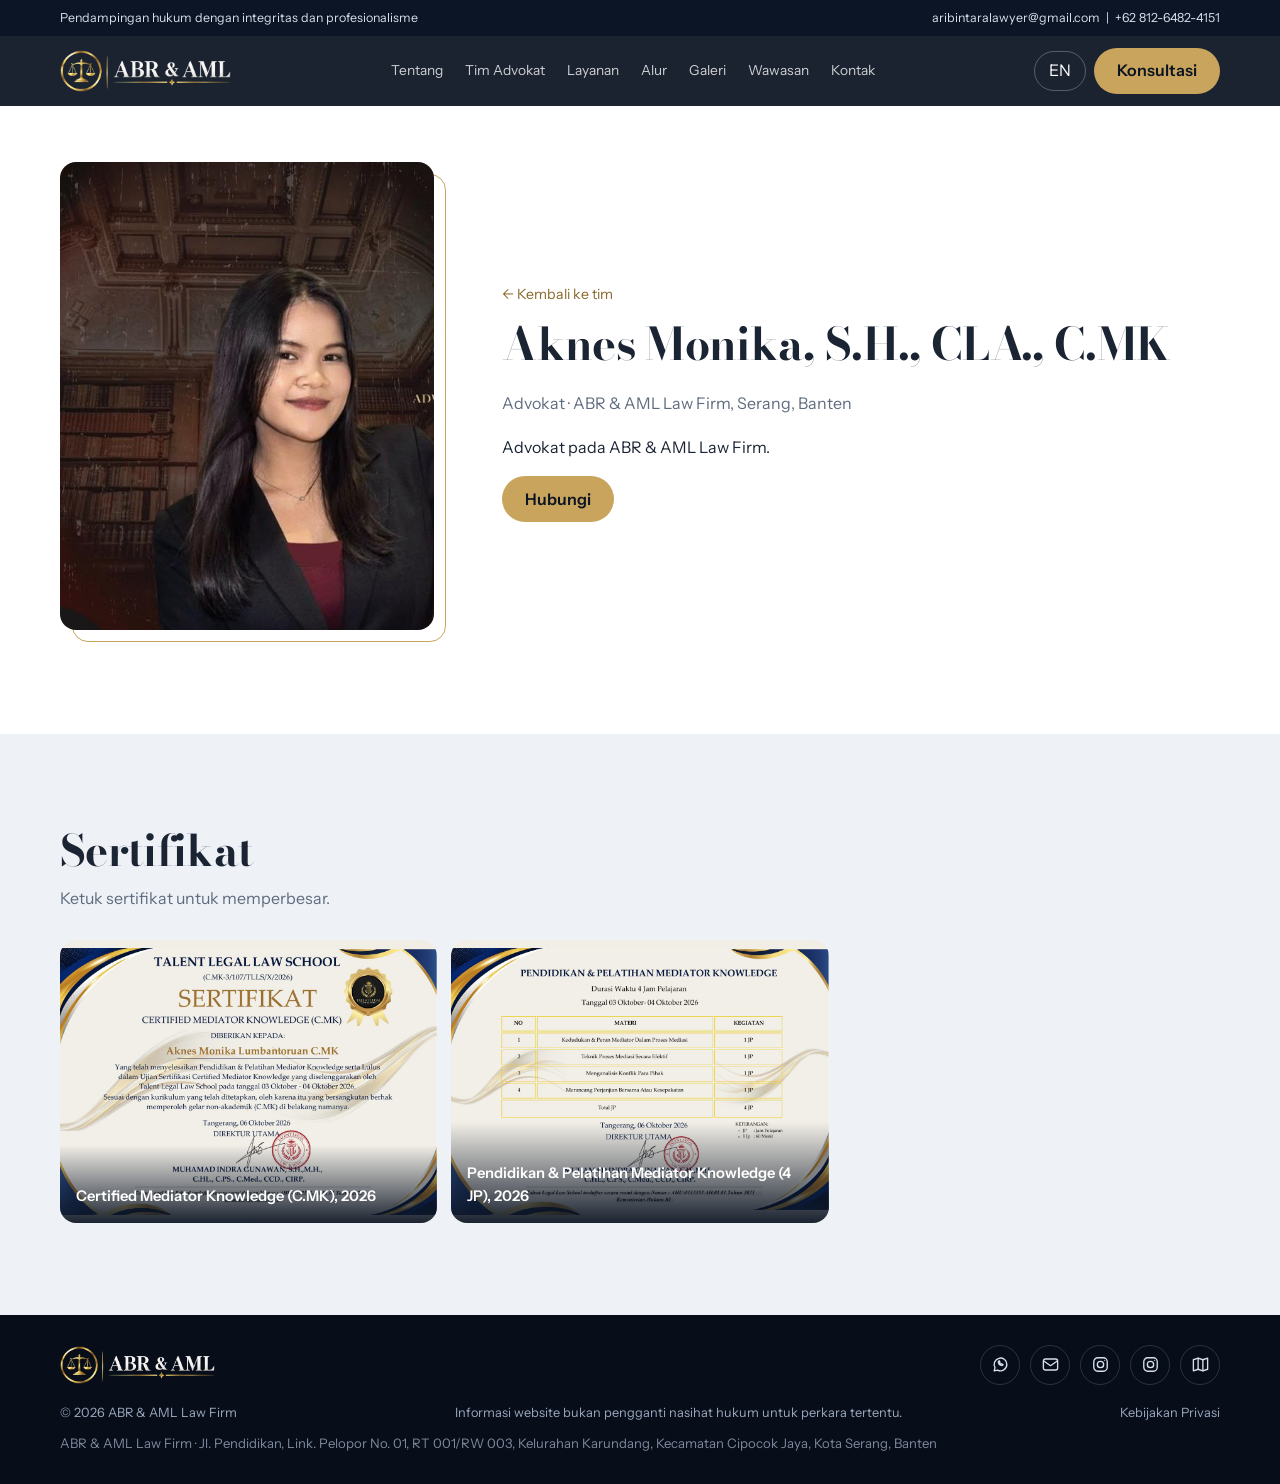
<file: tim/aknes-monika.html>
<!doctype html><html lang="id"><head><meta charset="utf-8"><meta name="viewport" content="width=device-width,initial-scale=1,viewport-fit=cover"><meta name="theme-color" content="#0b1423">
<title>Aknes Monika, S.H., CLA., C.MK — Advokat di Serang, Banten | ABR &amp; AML Law Firm</title>
<meta name="description" content="Profil Aknes Monika, S.H., CLA., C.MK, advokat pada ABR &amp; AML Law Firm, Kota Serang, Banten.">
<link rel="canonical" href="https://abramllawfirm.vercel.app/tim/aknes-monika.html">
<link rel="icon" href="../favicon.ico" sizes="48x48"><link rel="icon" type="image/png" sizes="32x32" href="../assets/favicon-32.png"><link rel="icon" type="image/png" sizes="192x192" href="../assets/favicon-192.png"><link rel="apple-touch-icon" href="../assets/apple-touch-icon.png">
<meta property="og:type" content="website"><meta property="og:locale" content="id_ID"><meta property="og:site_name" content="ABR &amp; AML Law Firm"><meta property="og:title" content="Aknes Monika, S.H., CLA., C.MK — Advokat di Serang, Banten | ABR &amp; AML Law Firm"><meta property="og:description" content="Profil Aknes Monika, S.H., CLA., C.MK, advokat pada ABR &amp; AML Law Firm, Kota Serang, Banten."><meta property="og:url" content="https://abramllawfirm.vercel.app/tim/aknes-monika.html"><meta property="og:image" content="https://abramllawfirm.vercel.app/assets/og-image.jpg">
<meta name="twitter:card" content="summary_large_image">
<meta name="geo.region" content="ID-BT"><meta name="geo.placename" content="Kota Serang">
<link rel="preconnect" href="https://fonts.googleapis.com"><link rel="preconnect" href="https://fonts.gstatic.com" crossorigin><link href="https://fonts.googleapis.com/css2?family=Bodoni+Moda:opsz,wght@6..96,500;6..96,700&family=Instrument+Sans:wght@400;500;600;700&display=swap" rel="stylesheet">
<link rel="stylesheet" href="../css/abr.css">
<script type="application/ld+json">[{"@context": "https://schema.org", "@type": "LegalService", "@id": "https://abramllawfirm.vercel.app/#organization", "name": "ABR & AML Law Firm", "description": "Pengacara dan advokat di Kota Serang, Banten: hukum pidana, perdata, bisnis, ketenagakerjaan, keluarga. Layanan 24 jam. Jl. Pendidikan, Karundang, Cipocok Jaya.", "url": "https://abramllawfirm.vercel.app/", "image": "https://abramllawfirm.vercel.app/assets/og-image.jpg", "logo": "https://abramllawfirm.vercel.app/assets/logo-icon-512.png", "telephone": "+62 812-6482-4151", "email": "aribintaralawyer@gmail.com", "hasMap": "https://maps.app.goo.gl/Sx3TwVSirpcqDvvh8?g_st=ic", "address": {"@type": "PostalAddress", "streetAddress": "Jl. Pendidikan, Link. Pelopor No. 01, RT 001/RW 003, Kelurahan Karundang, Kecamatan Cipocok Jaya", "addressLocality": "Kota Serang", "addressRegion": "Banten", "addressCountry": "ID"}, "openingHoursSpecification": {"@type": "OpeningHoursSpecification", "dayOfWeek": ["Monday", "Tuesday", "Wednesday", "Thursday", "Friday", "Saturday", "Sunday"], "opens": "00:00", "closes": "23:59"}, "areaServed": [{"@type": "City", "name": "Serang"}, {"@type": "AdministrativeArea", "name": "Banten"}], "knowsAbout": ["Hukum Pidana", "Hukum Perdata", "Hukum Bisnis, Korporasi & Perusahaan", "Hukum Ketenagakerjaan", "Hukum Keluarga & Perkawinan", "Layanan Hukum Lainnya"], "sameAs": ["https://instagram.com/aribintaralawyeroficial", "https://instagram.com/amlp_lawfirm"]}, {"@context": "https://schema.org", "@type": "Person", "name": "Aknes Monika, S.H., CLA., C.MK", "jobTitle": "Advokat", "worksFor": {"@id": "https://abramllawfirm.vercel.app/#organization"}, "url": "https://abramllawfirm.vercel.app/tim/aknes-monika.html", "image": "https://abramllawfirm.vercel.app/assets/team/aknes-monika.jpg"}]</script>
</head><body>
<div class="tb"><div class="wrap"><span data-en="Legal guidance grounded in integrity and professionalism">Pendampingan hukum dengan integritas dan profesionalisme</span><span>aribintaralawyer@gmail.com &nbsp;|&nbsp; +62 812-6482-4151</span></div></div>
<header class="hd"><div class="wrap"><a class="brand" href="../index.html#home" aria-label="ABR &amp; AML Law Firm"><img class="logo" src="../assets/logo.png" alt="ABR &amp; AML Law Firm" width="171" height="42"></a>
<nav id="nv"><a href="../index.html#about" data-en="About">Tentang</a><a href="../index.html#team" data-en="Advocates">Tim Advokat</a><a href="../index.html#services" data-en="Services">Layanan</a><a href="../index.html#process" data-en="Process">Alur</a><a href="../index.html#gallery" data-en="Gallery">Galeri</a><a href="../index.html#insights" data-en="Insights">Wawasan</a><a href="../index.html#contact" data-en="Contact">Kontak</a></nav>
<div class="act"><button class="lang" id="lg" type="button" aria-label="Switch language">EN</button><a class="b g" href="../index.html#contact" data-en="Consult now">Konsultasi</a><button class="mb" id="mb" aria-label="Menu" aria-expanded="false">☰</button></div></div><i id="bar"></i></header>
<main>
<section class="sec top"><div class="wrap fq"><figure class="fr"><img class="auto" src="../assets/team/aknes-monika.jpg" alt="Aknes Monika, S.H., CLA., C.MK" style="aspect-ratio:4/5;object-position:50% 20%"></figure>
<div><a class="back" href="../index.html#team" data-en="← Back to the team">← Kembali ke tim</a><h1 style="font-size:clamp(1.8rem,4vw,2.8rem)">Aknes Monika, S.H., CLA., C.MK</h1><p class="sub" style="margin-bottom:18px">Advokat · ABR &amp; AML Law Firm, Serang, Banten</p>
<div class="ps"><p>Advokat pada ABR &amp; AML Law Firm.</p></div><a class="b g" href="../index.html#contact" data-en="Contact">Hubungi</a></div></div></section><section class="sec mist"><div class="wrap"><h2 data-en="Certificates">Sertifikat</h2><p class="sub" data-en="Tap a certificate to enlarge it.">Ketuk sertifikat untuk memperbesar.</p><div class="gal"><button class="gi cert" data-c="Certified Mediator Knowledge (C.MK), 2026"><img src="../assets/certificates/aknes-cmk.jpg" alt="Certified Mediator Knowledge (C.MK)" loading="lazy"><span>Certified Mediator Knowledge (C.MK), 2026</span></button><button class="gi cert" data-c="Pendidikan &amp; Pelatihan Mediator Knowledge (4 JP), 2026"><img src="../assets/certificates/aknes-materi-diklat.jpg" alt="Pendidikan &amp; Pelatihan Mediator Knowledge (4 JP)" loading="lazy"><span>Pendidikan &amp; Pelatihan Mediator Knowledge (4 JP), 2026</span></button></div></div></section>
</main>
<footer class="ft"><div class="wrap fto"><img src="../assets/logo.png" alt="ABR &amp; AML Law Firm" width="156" height="38" style="height:38px;width:auto"><div class="so"><a href="https://wa.me/6281264824151" target="_blank" rel="noopener" aria-label="WhatsApp"><svg class="ico" viewBox="0 0 24 24" aria-hidden="true"><path d="M20 11.8A8 8 0 018.2 19L4 20l1.1-4.1A8 8 0 1120 11.8z"/><path d="M9.2 8.6c.2 2.4 2.4 4.6 4.8 4.8l1.2-1.3-1.8-1-.8.7a4 4 0 01-1.9-1.9l.7-.8-1-1.8z"/></svg></a><a href="mailto:aribintaralawyer@gmail.com" aria-label="Email"><svg class="ico" viewBox="0 0 24 24" aria-hidden="true"><rect x="3" y="5" width="18" height="14" rx="2.5"/><path d="M3.5 7.5l8.5 6 8.5-6"/></svg></a><a href="https://instagram.com/aribintaralawyeroficial" target="_blank" rel="noopener" aria-label="Instagram aribintaralawyeroficial"><svg class="ico" viewBox="0 0 24 24" aria-hidden="true"><rect x="3.5" y="3.5" width="17" height="17" rx="5"/><circle cx="12" cy="12" r="4"/><circle cx="17.2" cy="6.8" r=".9" fill="currentColor" stroke="none"/></svg></a><a href="https://instagram.com/amlp_lawfirm" target="_blank" rel="noopener" aria-label="Instagram amlp_lawfirm"><svg class="ico" viewBox="0 0 24 24" aria-hidden="true"><rect x="3.5" y="3.5" width="17" height="17" rx="5"/><circle cx="12" cy="12" r="4"/><circle cx="17.2" cy="6.8" r=".9" fill="currentColor" stroke="none"/></svg></a><a href="https://maps.app.goo.gl/Sx3TwVSirpcqDvvh8?g_st=ic" target="_blank" rel="noopener" aria-label="Google Maps"><svg class="ico" viewBox="0 0 24 24" aria-hidden="true"><path d="M9 4L3 6v14l6-2 6 2 6-2V4l-6 2z"/><path d="M9 4v14M15 6v14"/></svg></a></div></div><div class="wrap"><span>© <span id="y"></span> ABR &amp; AML Law Firm</span><span data-en="Website information is not a substitute for legal advice on a specific matter.">Informasi website bukan pengganti nasihat hukum untuk perkara tertentu.</span><a href="../kebijakan-privasi.html" data-en="Privacy Policy">Kebijakan Privasi</a></div><div class="wrap" style="margin-top:10px;font-size:.82rem;opacity:.8"><address style="font-style:normal">ABR &amp; AML Law Firm · Jl. Pendidikan, Link. Pelopor No. 01, RT 001/RW 003, Kelurahan Karundang, Kecamatan Cipocok Jaya, Kota Serang, Banten</address></div></footer>
<a class="b g fab" id="fab" href="../index.html#contact" data-en="Consult now">Konsultasi</a>
<dialog id="lb"><img alt=""><p></p></dialog>
<script>window.ABR={"wa": "6281264824151", "email": "aribintaralawyer@gmail.com", "services": [], "certs": {}, "images": []};</script>
<script src="../js/abr.js"></script>
</body></html>
</file>
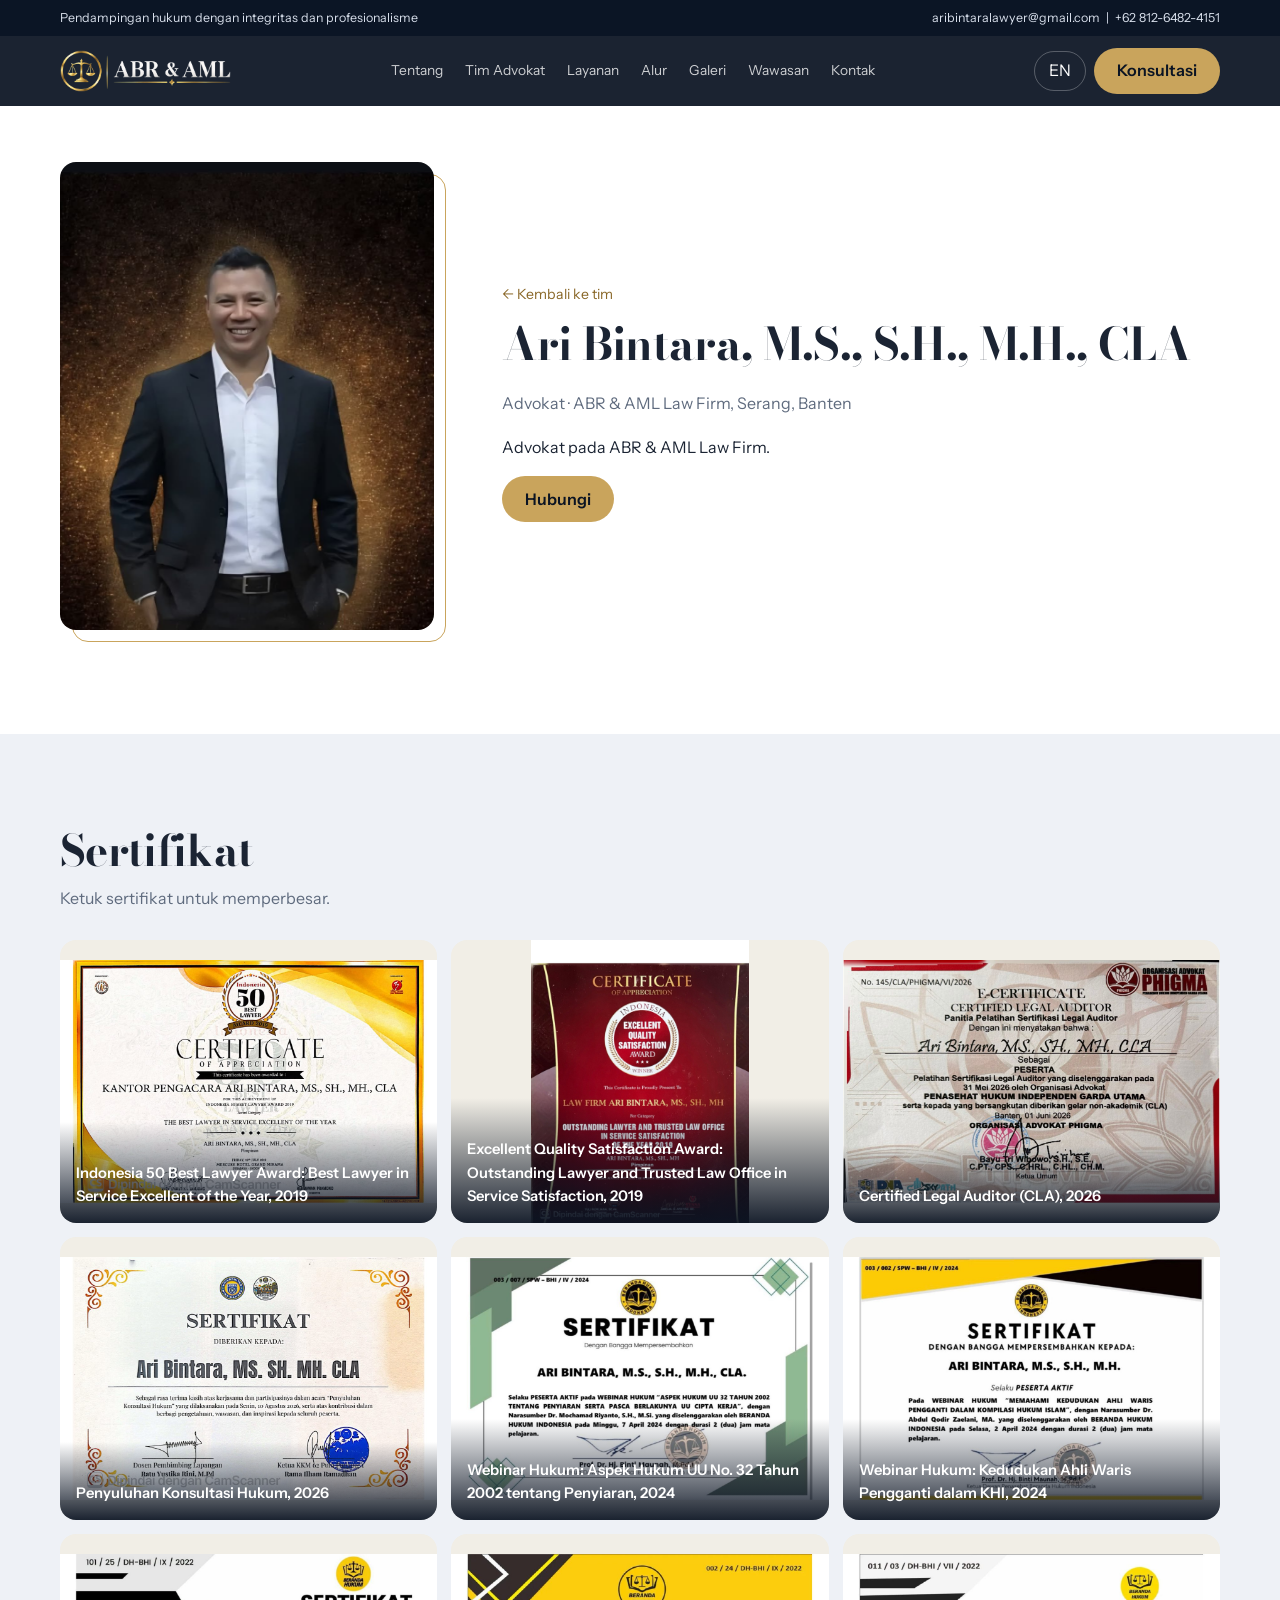
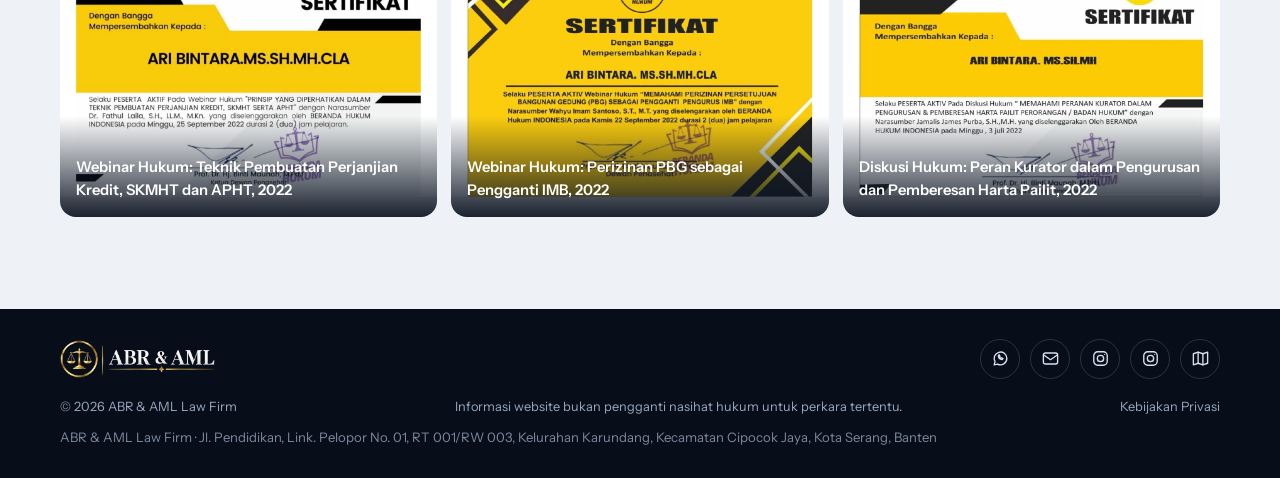
<file: tim/ari-bintara.html>
<!doctype html><html lang="id"><head><meta charset="utf-8"><meta name="viewport" content="width=device-width,initial-scale=1,viewport-fit=cover"><meta name="theme-color" content="#0b1423">
<title>Ari Bintara, M.S., S.H., M.H., CLA — Advokat di Serang, Banten | ABR &amp; AML Law Firm</title>
<meta name="description" content="Profil Ari Bintara, M.S., S.H., M.H., CLA, advokat pada ABR &amp; AML Law Firm, Kota Serang, Banten.">
<link rel="canonical" href="https://abramllawfirm.vercel.app/tim/ari-bintara.html">
<link rel="icon" href="../favicon.ico" sizes="48x48"><link rel="icon" type="image/png" sizes="32x32" href="../assets/favicon-32.png"><link rel="icon" type="image/png" sizes="192x192" href="../assets/favicon-192.png"><link rel="apple-touch-icon" href="../assets/apple-touch-icon.png">
<meta property="og:type" content="website"><meta property="og:locale" content="id_ID"><meta property="og:site_name" content="ABR &amp; AML Law Firm"><meta property="og:title" content="Ari Bintara, M.S., S.H., M.H., CLA — Advokat di Serang, Banten | ABR &amp; AML Law Firm"><meta property="og:description" content="Profil Ari Bintara, M.S., S.H., M.H., CLA, advokat pada ABR &amp; AML Law Firm, Kota Serang, Banten."><meta property="og:url" content="https://abramllawfirm.vercel.app/tim/ari-bintara.html"><meta property="og:image" content="https://abramllawfirm.vercel.app/assets/og-image.jpg">
<meta name="twitter:card" content="summary_large_image">
<meta name="geo.region" content="ID-BT"><meta name="geo.placename" content="Kota Serang">
<link rel="preconnect" href="https://fonts.googleapis.com"><link rel="preconnect" href="https://fonts.gstatic.com" crossorigin><link href="https://fonts.googleapis.com/css2?family=Bodoni+Moda:opsz,wght@6..96,500;6..96,700&family=Instrument+Sans:wght@400;500;600;700&display=swap" rel="stylesheet">
<link rel="stylesheet" href="../css/abr.css">
<script type="application/ld+json">[{"@context": "https://schema.org", "@type": "LegalService", "@id": "https://abramllawfirm.vercel.app/#organization", "name": "ABR & AML Law Firm", "description": "Pengacara dan advokat di Kota Serang, Banten: hukum pidana, perdata, bisnis, ketenagakerjaan, keluarga. Layanan 24 jam. Jl. Pendidikan, Karundang, Cipocok Jaya.", "url": "https://abramllawfirm.vercel.app/", "image": "https://abramllawfirm.vercel.app/assets/og-image.jpg", "logo": "https://abramllawfirm.vercel.app/assets/logo-icon-512.png", "telephone": "+62 812-6482-4151", "email": "aribintaralawyer@gmail.com", "hasMap": "https://maps.app.goo.gl/Sx3TwVSirpcqDvvh8?g_st=ic", "address": {"@type": "PostalAddress", "streetAddress": "Jl. Pendidikan, Link. Pelopor No. 01, RT 001/RW 003, Kelurahan Karundang, Kecamatan Cipocok Jaya", "addressLocality": "Kota Serang", "addressRegion": "Banten", "addressCountry": "ID"}, "openingHoursSpecification": {"@type": "OpeningHoursSpecification", "dayOfWeek": ["Monday", "Tuesday", "Wednesday", "Thursday", "Friday", "Saturday", "Sunday"], "opens": "00:00", "closes": "23:59"}, "areaServed": [{"@type": "City", "name": "Serang"}, {"@type": "AdministrativeArea", "name": "Banten"}], "knowsAbout": ["Hukum Pidana", "Hukum Perdata", "Hukum Bisnis, Korporasi & Perusahaan", "Hukum Ketenagakerjaan", "Hukum Keluarga & Perkawinan", "Layanan Hukum Lainnya"], "sameAs": ["https://instagram.com/aribintaralawyeroficial", "https://instagram.com/amlp_lawfirm"]}, {"@context": "https://schema.org", "@type": "Person", "name": "Ari Bintara, M.S., S.H., M.H., CLA", "jobTitle": "Advokat", "worksFor": {"@id": "https://abramllawfirm.vercel.app/#organization"}, "url": "https://abramllawfirm.vercel.app/tim/ari-bintara.html", "image": "https://abramllawfirm.vercel.app/assets/team/ari-bintara.jpg"}]</script>
</head><body>
<div class="tb"><div class="wrap"><span data-en="Legal guidance grounded in integrity and professionalism">Pendampingan hukum dengan integritas dan profesionalisme</span><span>aribintaralawyer@gmail.com &nbsp;|&nbsp; +62 812-6482-4151</span></div></div>
<header class="hd"><div class="wrap"><a class="brand" href="../index.html#home" aria-label="ABR &amp; AML Law Firm"><img class="logo" src="../assets/logo.png" alt="ABR &amp; AML Law Firm" width="171" height="42"></a>
<nav id="nv"><a href="../index.html#about" data-en="About">Tentang</a><a href="../index.html#team" data-en="Advocates">Tim Advokat</a><a href="../index.html#services" data-en="Services">Layanan</a><a href="../index.html#process" data-en="Process">Alur</a><a href="../index.html#gallery" data-en="Gallery">Galeri</a><a href="../index.html#insights" data-en="Insights">Wawasan</a><a href="../index.html#contact" data-en="Contact">Kontak</a></nav>
<div class="act"><button class="lang" id="lg" type="button" aria-label="Switch language">EN</button><a class="b g" href="../index.html#contact" data-en="Consult now">Konsultasi</a><button class="mb" id="mb" aria-label="Menu" aria-expanded="false">☰</button></div></div><i id="bar"></i></header>
<main>
<section class="sec top"><div class="wrap fq"><figure class="fr"><img class="auto" src="../assets/team/ari-bintara.jpg" alt="Ari Bintara, M.S., S.H., M.H., CLA" style="aspect-ratio:4/5;object-position:50% 15%"></figure>
<div><a class="back" href="../index.html#team" data-en="← Back to the team">← Kembali ke tim</a><h1 style="font-size:clamp(1.8rem,4vw,2.8rem)">Ari Bintara, M.S., S.H., M.H., CLA</h1><p class="sub" style="margin-bottom:18px">Advokat · ABR &amp; AML Law Firm, Serang, Banten</p>
<div class="ps"><p>Advokat pada ABR &amp; AML Law Firm.</p></div><a class="b g" href="../index.html#contact" data-en="Contact">Hubungi</a></div></div></section><section class="sec mist"><div class="wrap"><h2 data-en="Certificates">Sertifikat</h2><p class="sub" data-en="Tap a certificate to enlarge it.">Ketuk sertifikat untuk memperbesar.</p><div class="gal"><button class="gi cert" data-c="Indonesia 50 Best Lawyer Award: Best Lawyer in Service Excellent of the Year, 2019"><img src="../assets/certificates/ari-best-lawyer-2019.jpg" alt="Indonesia 50 Best Lawyer Award: Best Lawyer in Service Excellent of the Year" loading="lazy"><span>Indonesia 50 Best Lawyer Award: Best Lawyer in Service Excellent of the Year, 2019</span></button><button class="gi cert" data-c="Excellent Quality Satisfaction Award: Outstanding Lawyer and Trusted Law Office in Service Satisfaction, 2019"><img src="../assets/certificates/ari-quality-satisfaction-2019.jpg" alt="Excellent Quality Satisfaction Award: Outstanding Lawyer and Trusted Law Office in Service Satisfaction" loading="lazy"><span>Excellent Quality Satisfaction Award: Outstanding Lawyer and Trusted Law Office in Service Satisfaction, 2019</span></button><button class="gi cert" data-c="Certified Legal Auditor (CLA), 2026"><img src="../assets/certificates/ari-cla.jpg" alt="Certified Legal Auditor (CLA)" loading="lazy"><span>Certified Legal Auditor (CLA), 2026</span></button><button class="gi cert" data-c="Penyuluhan Konsultasi Hukum, 2026"><img src="../assets/certificates/ari-penyuluhan-hukum.jpg" alt="Penyuluhan Konsultasi Hukum" loading="lazy"><span>Penyuluhan Konsultasi Hukum, 2026</span></button><button class="gi cert" data-c="Webinar Hukum: Aspek Hukum UU No. 32 Tahun 2002 tentang Penyiaran, 2024"><img src="../assets/certificates/ari-webinar-penyiaran.jpg" alt="Webinar Hukum: Aspek Hukum UU No. 32 Tahun 2002 tentang Penyiaran" loading="lazy"><span>Webinar Hukum: Aspek Hukum UU No. 32 Tahun 2002 tentang Penyiaran, 2024</span></button><button class="gi cert" data-c="Webinar Hukum: Kedudukan Ahli Waris Pengganti dalam KHI, 2024"><img src="../assets/certificates/ari-webinar-waris.jpg" alt="Webinar Hukum: Kedudukan Ahli Waris Pengganti dalam KHI" loading="lazy"><span>Webinar Hukum: Kedudukan Ahli Waris Pengganti dalam KHI, 2024</span></button><button class="gi cert" data-c="Webinar Hukum: Teknik Pembuatan Perjanjian Kredit, SKMHT dan APHT, 2022"><img src="../assets/certificates/ari-webinar-kredit.jpg" alt="Webinar Hukum: Teknik Pembuatan Perjanjian Kredit, SKMHT dan APHT" loading="lazy"><span>Webinar Hukum: Teknik Pembuatan Perjanjian Kredit, SKMHT dan APHT, 2022</span></button><button class="gi cert" data-c="Webinar Hukum: Perizinan PBG sebagai Pengganti IMB, 2022"><img src="../assets/certificates/ari-webinar-pbg.jpg" alt="Webinar Hukum: Perizinan PBG sebagai Pengganti IMB" loading="lazy"><span>Webinar Hukum: Perizinan PBG sebagai Pengganti IMB, 2022</span></button><button class="gi cert" data-c="Diskusi Hukum: Peran Kurator dalam Pengurusan dan Pemberesan Harta Pailit, 2022"><img src="../assets/certificates/ari-diskusi-kurator.jpg" alt="Diskusi Hukum: Peran Kurator dalam Pengurusan dan Pemberesan Harta Pailit" loading="lazy"><span>Diskusi Hukum: Peran Kurator dalam Pengurusan dan Pemberesan Harta Pailit, 2022</span></button></div></div></section>
</main>
<footer class="ft"><div class="wrap fto"><img src="../assets/logo.png" alt="ABR &amp; AML Law Firm" width="156" height="38" style="height:38px;width:auto"><div class="so"><a href="https://wa.me/6281264824151" target="_blank" rel="noopener" aria-label="WhatsApp"><svg class="ico" viewBox="0 0 24 24" aria-hidden="true"><path d="M20 11.8A8 8 0 018.2 19L4 20l1.1-4.1A8 8 0 1120 11.8z"/><path d="M9.2 8.6c.2 2.4 2.4 4.6 4.8 4.8l1.2-1.3-1.8-1-.8.7a4 4 0 01-1.9-1.9l.7-.8-1-1.8z"/></svg></a><a href="mailto:aribintaralawyer@gmail.com" aria-label="Email"><svg class="ico" viewBox="0 0 24 24" aria-hidden="true"><rect x="3" y="5" width="18" height="14" rx="2.5"/><path d="M3.5 7.5l8.5 6 8.5-6"/></svg></a><a href="https://instagram.com/aribintaralawyeroficial" target="_blank" rel="noopener" aria-label="Instagram aribintaralawyeroficial"><svg class="ico" viewBox="0 0 24 24" aria-hidden="true"><rect x="3.5" y="3.5" width="17" height="17" rx="5"/><circle cx="12" cy="12" r="4"/><circle cx="17.2" cy="6.8" r=".9" fill="currentColor" stroke="none"/></svg></a><a href="https://instagram.com/amlp_lawfirm" target="_blank" rel="noopener" aria-label="Instagram amlp_lawfirm"><svg class="ico" viewBox="0 0 24 24" aria-hidden="true"><rect x="3.5" y="3.5" width="17" height="17" rx="5"/><circle cx="12" cy="12" r="4"/><circle cx="17.2" cy="6.8" r=".9" fill="currentColor" stroke="none"/></svg></a><a href="https://maps.app.goo.gl/Sx3TwVSirpcqDvvh8?g_st=ic" target="_blank" rel="noopener" aria-label="Google Maps"><svg class="ico" viewBox="0 0 24 24" aria-hidden="true"><path d="M9 4L3 6v14l6-2 6 2 6-2V4l-6 2z"/><path d="M9 4v14M15 6v14"/></svg></a></div></div><div class="wrap"><span>© <span id="y"></span> ABR &amp; AML Law Firm</span><span data-en="Website information is not a substitute for legal advice on a specific matter.">Informasi website bukan pengganti nasihat hukum untuk perkara tertentu.</span><a href="../kebijakan-privasi.html" data-en="Privacy Policy">Kebijakan Privasi</a></div><div class="wrap" style="margin-top:10px;font-size:.82rem;opacity:.8"><address style="font-style:normal">ABR &amp; AML Law Firm · Jl. Pendidikan, Link. Pelopor No. 01, RT 001/RW 003, Kelurahan Karundang, Kecamatan Cipocok Jaya, Kota Serang, Banten</address></div></footer>
<a class="b g fab" id="fab" href="../index.html#contact" data-en="Consult now">Konsultasi</a>
<dialog id="lb"><img alt=""><p></p></dialog>
<script>window.ABR={"wa": "6281264824151", "email": "aribintaralawyer@gmail.com", "services": [], "certs": {}, "images": []};</script>
<script src="../js/abr.js"></script>
</body></html>
</file>
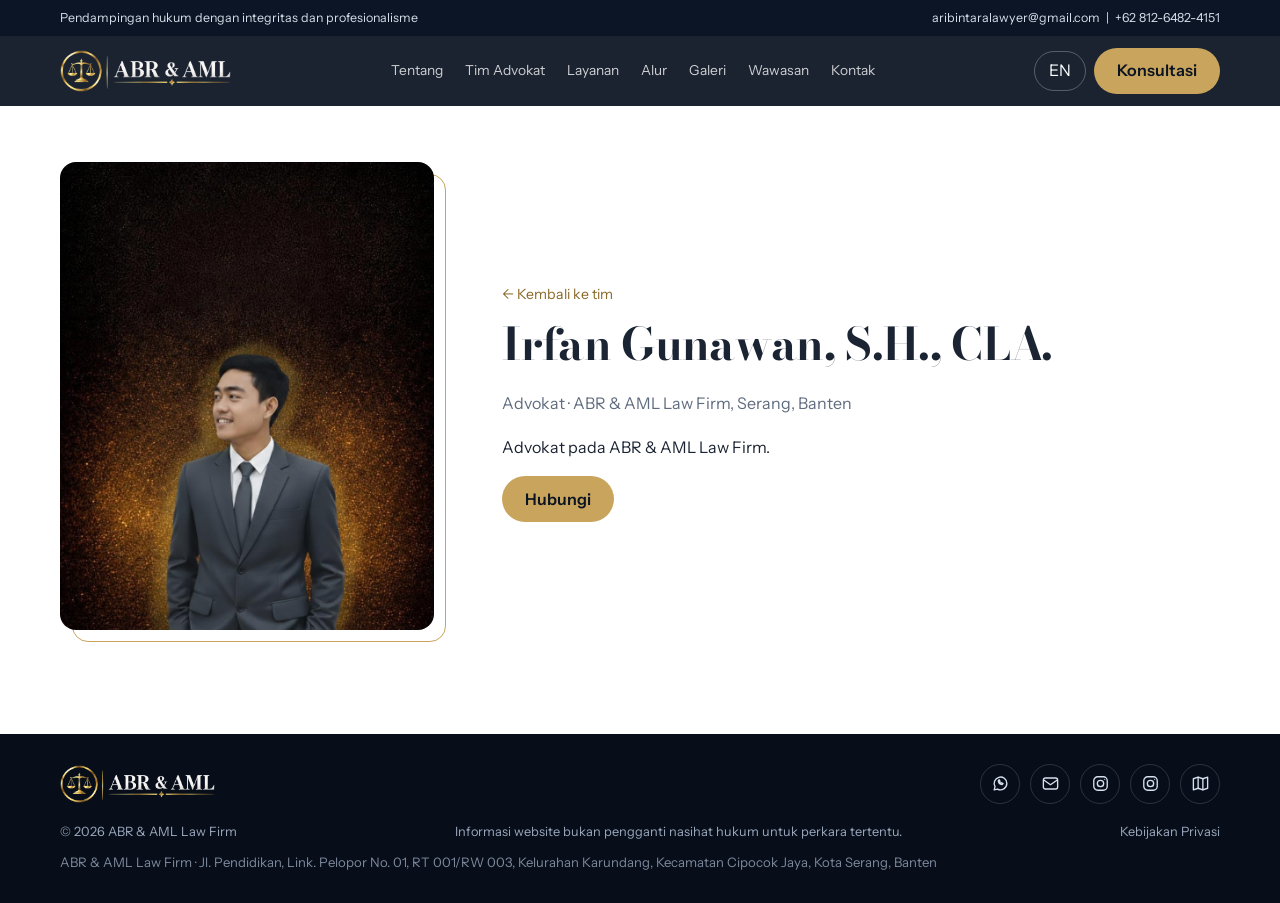
<file: tim/irfan-gunawan.html>
<!doctype html><html lang="id"><head><meta charset="utf-8"><meta name="viewport" content="width=device-width,initial-scale=1,viewport-fit=cover"><meta name="theme-color" content="#0b1423">
<title>Irfan Gunawan, S.H., CLA. — Advokat di Serang, Banten | ABR &amp; AML Law Firm</title>
<meta name="description" content="Profil Irfan Gunawan, S.H., CLA., advokat pada ABR &amp; AML Law Firm, Kota Serang, Banten.">
<link rel="canonical" href="https://abramllawfirm.vercel.app/tim/irfan-gunawan.html">
<link rel="icon" href="../favicon.ico" sizes="48x48"><link rel="icon" type="image/png" sizes="32x32" href="../assets/favicon-32.png"><link rel="icon" type="image/png" sizes="192x192" href="../assets/favicon-192.png"><link rel="apple-touch-icon" href="../assets/apple-touch-icon.png">
<meta property="og:type" content="website"><meta property="og:locale" content="id_ID"><meta property="og:site_name" content="ABR &amp; AML Law Firm"><meta property="og:title" content="Irfan Gunawan, S.H., CLA. — Advokat di Serang, Banten | ABR &amp; AML Law Firm"><meta property="og:description" content="Profil Irfan Gunawan, S.H., CLA., advokat pada ABR &amp; AML Law Firm, Kota Serang, Banten."><meta property="og:url" content="https://abramllawfirm.vercel.app/tim/irfan-gunawan.html"><meta property="og:image" content="https://abramllawfirm.vercel.app/assets/og-image.jpg">
<meta name="twitter:card" content="summary_large_image">
<meta name="geo.region" content="ID-BT"><meta name="geo.placename" content="Kota Serang">
<link rel="preconnect" href="https://fonts.googleapis.com"><link rel="preconnect" href="https://fonts.gstatic.com" crossorigin><link href="https://fonts.googleapis.com/css2?family=Bodoni+Moda:opsz,wght@6..96,500;6..96,700&family=Instrument+Sans:wght@400;500;600;700&display=swap" rel="stylesheet">
<link rel="stylesheet" href="../css/abr.css">
<script type="application/ld+json">[{"@context": "https://schema.org", "@type": "LegalService", "@id": "https://abramllawfirm.vercel.app/#organization", "name": "ABR & AML Law Firm", "description": "Pengacara dan advokat di Kota Serang, Banten: hukum pidana, perdata, bisnis, ketenagakerjaan, keluarga. Layanan 24 jam. Jl. Pendidikan, Karundang, Cipocok Jaya.", "url": "https://abramllawfirm.vercel.app/", "image": "https://abramllawfirm.vercel.app/assets/og-image.jpg", "logo": "https://abramllawfirm.vercel.app/assets/logo-icon-512.png", "telephone": "+62 812-6482-4151", "email": "aribintaralawyer@gmail.com", "hasMap": "https://maps.app.goo.gl/Sx3TwVSirpcqDvvh8?g_st=ic", "address": {"@type": "PostalAddress", "streetAddress": "Jl. Pendidikan, Link. Pelopor No. 01, RT 001/RW 003, Kelurahan Karundang, Kecamatan Cipocok Jaya", "addressLocality": "Kota Serang", "addressRegion": "Banten", "addressCountry": "ID"}, "openingHoursSpecification": {"@type": "OpeningHoursSpecification", "dayOfWeek": ["Monday", "Tuesday", "Wednesday", "Thursday", "Friday", "Saturday", "Sunday"], "opens": "00:00", "closes": "23:59"}, "areaServed": [{"@type": "City", "name": "Serang"}, {"@type": "AdministrativeArea", "name": "Banten"}], "knowsAbout": ["Hukum Pidana", "Hukum Perdata", "Hukum Bisnis, Korporasi & Perusahaan", "Hukum Ketenagakerjaan", "Hukum Keluarga & Perkawinan", "Layanan Hukum Lainnya"], "sameAs": ["https://instagram.com/aribintaralawyeroficial", "https://instagram.com/amlp_lawfirm"]}, {"@context": "https://schema.org", "@type": "Person", "name": "Irfan Gunawan, S.H., CLA.", "jobTitle": "Advokat", "worksFor": {"@id": "https://abramllawfirm.vercel.app/#organization"}, "url": "https://abramllawfirm.vercel.app/tim/irfan-gunawan.html", "image": "https://abramllawfirm.vercel.app/assets/team/irfan-gunawan.jpg"}]</script>
</head><body>
<div class="tb"><div class="wrap"><span data-en="Legal guidance grounded in integrity and professionalism">Pendampingan hukum dengan integritas dan profesionalisme</span><span>aribintaralawyer@gmail.com &nbsp;|&nbsp; +62 812-6482-4151</span></div></div>
<header class="hd"><div class="wrap"><a class="brand" href="../index.html#home" aria-label="ABR &amp; AML Law Firm"><img class="logo" src="../assets/logo.png" alt="ABR &amp; AML Law Firm" width="171" height="42"></a>
<nav id="nv"><a href="../index.html#about" data-en="About">Tentang</a><a href="../index.html#team" data-en="Advocates">Tim Advokat</a><a href="../index.html#services" data-en="Services">Layanan</a><a href="../index.html#process" data-en="Process">Alur</a><a href="../index.html#gallery" data-en="Gallery">Galeri</a><a href="../index.html#insights" data-en="Insights">Wawasan</a><a href="../index.html#contact" data-en="Contact">Kontak</a></nav>
<div class="act"><button class="lang" id="lg" type="button" aria-label="Switch language">EN</button><a class="b g" href="../index.html#contact" data-en="Consult now">Konsultasi</a><button class="mb" id="mb" aria-label="Menu" aria-expanded="false">☰</button></div></div><i id="bar"></i></header>
<main>
<section class="sec top"><div class="wrap fq"><figure class="fr"><img class="auto" src="../assets/team/irfan-gunawan.jpg" alt="Irfan Gunawan, S.H., CLA." style="aspect-ratio:4/5;object-position:50% 20%"></figure>
<div><a class="back" href="../index.html#team" data-en="← Back to the team">← Kembali ke tim</a><h1 style="font-size:clamp(1.8rem,4vw,2.8rem)">Irfan Gunawan, S.H., CLA.</h1><p class="sub" style="margin-bottom:18px">Advokat · ABR &amp; AML Law Firm, Serang, Banten</p>
<div class="ps"><p>Advokat pada ABR &amp; AML Law Firm.</p></div><a class="b g" href="../index.html#contact" data-en="Contact">Hubungi</a></div></div></section>
</main>
<footer class="ft"><div class="wrap fto"><img src="../assets/logo.png" alt="ABR &amp; AML Law Firm" width="156" height="38" style="height:38px;width:auto"><div class="so"><a href="https://wa.me/6281264824151" target="_blank" rel="noopener" aria-label="WhatsApp"><svg class="ico" viewBox="0 0 24 24" aria-hidden="true"><path d="M20 11.8A8 8 0 018.2 19L4 20l1.1-4.1A8 8 0 1120 11.8z"/><path d="M9.2 8.6c.2 2.4 2.4 4.6 4.8 4.8l1.2-1.3-1.8-1-.8.7a4 4 0 01-1.9-1.9l.7-.8-1-1.8z"/></svg></a><a href="mailto:aribintaralawyer@gmail.com" aria-label="Email"><svg class="ico" viewBox="0 0 24 24" aria-hidden="true"><rect x="3" y="5" width="18" height="14" rx="2.5"/><path d="M3.5 7.5l8.5 6 8.5-6"/></svg></a><a href="https://instagram.com/aribintaralawyeroficial" target="_blank" rel="noopener" aria-label="Instagram aribintaralawyeroficial"><svg class="ico" viewBox="0 0 24 24" aria-hidden="true"><rect x="3.5" y="3.5" width="17" height="17" rx="5"/><circle cx="12" cy="12" r="4"/><circle cx="17.2" cy="6.8" r=".9" fill="currentColor" stroke="none"/></svg></a><a href="https://instagram.com/amlp_lawfirm" target="_blank" rel="noopener" aria-label="Instagram amlp_lawfirm"><svg class="ico" viewBox="0 0 24 24" aria-hidden="true"><rect x="3.5" y="3.5" width="17" height="17" rx="5"/><circle cx="12" cy="12" r="4"/><circle cx="17.2" cy="6.8" r=".9" fill="currentColor" stroke="none"/></svg></a><a href="https://maps.app.goo.gl/Sx3TwVSirpcqDvvh8?g_st=ic" target="_blank" rel="noopener" aria-label="Google Maps"><svg class="ico" viewBox="0 0 24 24" aria-hidden="true"><path d="M9 4L3 6v14l6-2 6 2 6-2V4l-6 2z"/><path d="M9 4v14M15 6v14"/></svg></a></div></div><div class="wrap"><span>© <span id="y"></span> ABR &amp; AML Law Firm</span><span data-en="Website information is not a substitute for legal advice on a specific matter.">Informasi website bukan pengganti nasihat hukum untuk perkara tertentu.</span><a href="../kebijakan-privasi.html" data-en="Privacy Policy">Kebijakan Privasi</a></div><div class="wrap" style="margin-top:10px;font-size:.82rem;opacity:.8"><address style="font-style:normal">ABR &amp; AML Law Firm · Jl. Pendidikan, Link. Pelopor No. 01, RT 001/RW 003, Kelurahan Karundang, Kecamatan Cipocok Jaya, Kota Serang, Banten</address></div></footer>
<a class="b g fab" id="fab" href="../index.html#contact" data-en="Consult now">Konsultasi</a>
<dialog id="lb"><img alt=""><p></p></dialog>
<script>window.ABR={"wa": "6281264824151", "email": "aribintaralawyer@gmail.com", "services": [], "certs": {}, "images": []};</script>
<script src="../js/abr.js"></script>
</body></html>
</file>
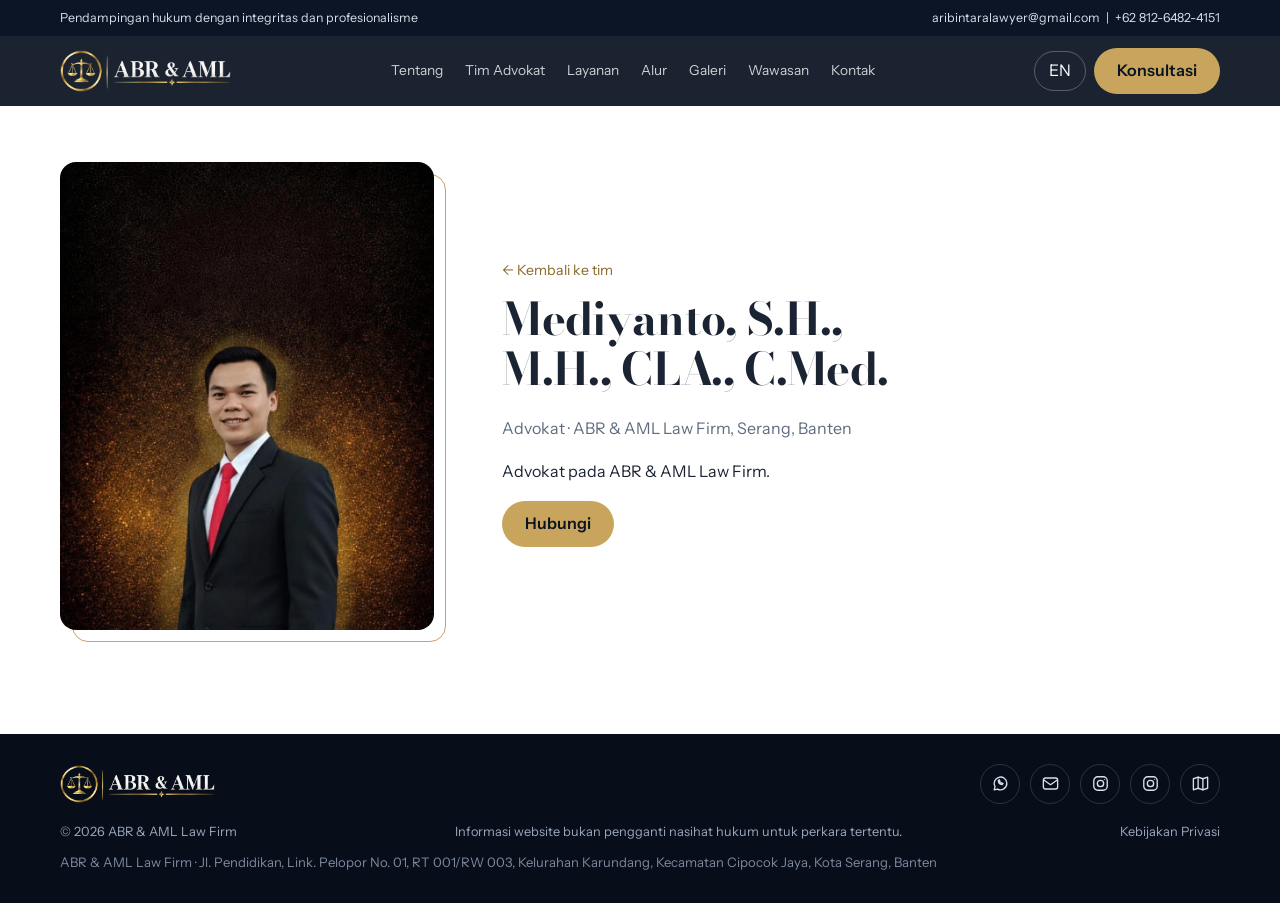
<file: tim/mediyanto.html>
<!doctype html><html lang="id"><head><meta charset="utf-8"><meta name="viewport" content="width=device-width,initial-scale=1,viewport-fit=cover"><meta name="theme-color" content="#0b1423">
<title>Mediyanto, S.H., M.H., CLA., C.Med. — Advokat di Serang, Banten | ABR &amp; AML Law Firm</title>
<meta name="description" content="Profil Mediyanto, S.H., M.H., CLA., C.Med., advokat pada ABR &amp; AML Law Firm, Kota Serang, Banten.">
<link rel="canonical" href="https://abramllawfirm.vercel.app/tim/mediyanto.html">
<link rel="icon" href="../favicon.ico" sizes="48x48"><link rel="icon" type="image/png" sizes="32x32" href="../assets/favicon-32.png"><link rel="icon" type="image/png" sizes="192x192" href="../assets/favicon-192.png"><link rel="apple-touch-icon" href="../assets/apple-touch-icon.png">
<meta property="og:type" content="website"><meta property="og:locale" content="id_ID"><meta property="og:site_name" content="ABR &amp; AML Law Firm"><meta property="og:title" content="Mediyanto, S.H., M.H., CLA., C.Med. — Advokat di Serang, Banten | ABR &amp; AML Law Firm"><meta property="og:description" content="Profil Mediyanto, S.H., M.H., CLA., C.Med., advokat pada ABR &amp; AML Law Firm, Kota Serang, Banten."><meta property="og:url" content="https://abramllawfirm.vercel.app/tim/mediyanto.html"><meta property="og:image" content="https://abramllawfirm.vercel.app/assets/og-image.jpg">
<meta name="twitter:card" content="summary_large_image">
<meta name="geo.region" content="ID-BT"><meta name="geo.placename" content="Kota Serang">
<link rel="preconnect" href="https://fonts.googleapis.com"><link rel="preconnect" href="https://fonts.gstatic.com" crossorigin><link href="https://fonts.googleapis.com/css2?family=Bodoni+Moda:opsz,wght@6..96,500;6..96,700&family=Instrument+Sans:wght@400;500;600;700&display=swap" rel="stylesheet">
<link rel="stylesheet" href="../css/abr.css">
<script type="application/ld+json">[{"@context": "https://schema.org", "@type": "LegalService", "@id": "https://abramllawfirm.vercel.app/#organization", "name": "ABR & AML Law Firm", "description": "Pengacara dan advokat di Kota Serang, Banten: hukum pidana, perdata, bisnis, ketenagakerjaan, keluarga. Layanan 24 jam. Jl. Pendidikan, Karundang, Cipocok Jaya.", "url": "https://abramllawfirm.vercel.app/", "image": "https://abramllawfirm.vercel.app/assets/og-image.jpg", "logo": "https://abramllawfirm.vercel.app/assets/logo-icon-512.png", "telephone": "+62 812-6482-4151", "email": "aribintaralawyer@gmail.com", "hasMap": "https://maps.app.goo.gl/Sx3TwVSirpcqDvvh8?g_st=ic", "address": {"@type": "PostalAddress", "streetAddress": "Jl. Pendidikan, Link. Pelopor No. 01, RT 001/RW 003, Kelurahan Karundang, Kecamatan Cipocok Jaya", "addressLocality": "Kota Serang", "addressRegion": "Banten", "addressCountry": "ID"}, "openingHoursSpecification": {"@type": "OpeningHoursSpecification", "dayOfWeek": ["Monday", "Tuesday", "Wednesday", "Thursday", "Friday", "Saturday", "Sunday"], "opens": "00:00", "closes": "23:59"}, "areaServed": [{"@type": "City", "name": "Serang"}, {"@type": "AdministrativeArea", "name": "Banten"}], "knowsAbout": ["Hukum Pidana", "Hukum Perdata", "Hukum Bisnis, Korporasi & Perusahaan", "Hukum Ketenagakerjaan", "Hukum Keluarga & Perkawinan", "Layanan Hukum Lainnya"], "sameAs": ["https://instagram.com/aribintaralawyeroficial", "https://instagram.com/amlp_lawfirm"]}, {"@context": "https://schema.org", "@type": "Person", "name": "Mediyanto, S.H., M.H., CLA., C.Med.", "jobTitle": "Advokat", "worksFor": {"@id": "https://abramllawfirm.vercel.app/#organization"}, "url": "https://abramllawfirm.vercel.app/tim/mediyanto.html", "image": "https://abramllawfirm.vercel.app/assets/team/mediyanto.jpg"}]</script>
</head><body>
<div class="tb"><div class="wrap"><span data-en="Legal guidance grounded in integrity and professionalism">Pendampingan hukum dengan integritas dan profesionalisme</span><span>aribintaralawyer@gmail.com &nbsp;|&nbsp; +62 812-6482-4151</span></div></div>
<header class="hd"><div class="wrap"><a class="brand" href="../index.html#home" aria-label="ABR &amp; AML Law Firm"><img class="logo" src="../assets/logo.png" alt="ABR &amp; AML Law Firm" width="171" height="42"></a>
<nav id="nv"><a href="../index.html#about" data-en="About">Tentang</a><a href="../index.html#team" data-en="Advocates">Tim Advokat</a><a href="../index.html#services" data-en="Services">Layanan</a><a href="../index.html#process" data-en="Process">Alur</a><a href="../index.html#gallery" data-en="Gallery">Galeri</a><a href="../index.html#insights" data-en="Insights">Wawasan</a><a href="../index.html#contact" data-en="Contact">Kontak</a></nav>
<div class="act"><button class="lang" id="lg" type="button" aria-label="Switch language">EN</button><a class="b g" href="../index.html#contact" data-en="Consult now">Konsultasi</a><button class="mb" id="mb" aria-label="Menu" aria-expanded="false">☰</button></div></div><i id="bar"></i></header>
<main>
<section class="sec top"><div class="wrap fq"><figure class="fr"><img class="auto" src="../assets/team/mediyanto.jpg" alt="Mediyanto, S.H., M.H., CLA., C.Med." style="aspect-ratio:4/5;object-position:50% 20%"></figure>
<div><a class="back" href="../index.html#team" data-en="← Back to the team">← Kembali ke tim</a><h1 style="font-size:clamp(1.8rem,4vw,2.8rem)">Mediyanto, S.H., M.H., CLA., C.Med.</h1><p class="sub" style="margin-bottom:18px">Advokat · ABR &amp; AML Law Firm, Serang, Banten</p>
<div class="ps"><p>Advokat pada ABR &amp; AML Law Firm.</p></div><a class="b g" href="../index.html#contact" data-en="Contact">Hubungi</a></div></div></section>
</main>
<footer class="ft"><div class="wrap fto"><img src="../assets/logo.png" alt="ABR &amp; AML Law Firm" width="156" height="38" style="height:38px;width:auto"><div class="so"><a href="https://wa.me/6281264824151" target="_blank" rel="noopener" aria-label="WhatsApp"><svg class="ico" viewBox="0 0 24 24" aria-hidden="true"><path d="M20 11.8A8 8 0 018.2 19L4 20l1.1-4.1A8 8 0 1120 11.8z"/><path d="M9.2 8.6c.2 2.4 2.4 4.6 4.8 4.8l1.2-1.3-1.8-1-.8.7a4 4 0 01-1.9-1.9l.7-.8-1-1.8z"/></svg></a><a href="mailto:aribintaralawyer@gmail.com" aria-label="Email"><svg class="ico" viewBox="0 0 24 24" aria-hidden="true"><rect x="3" y="5" width="18" height="14" rx="2.5"/><path d="M3.5 7.5l8.5 6 8.5-6"/></svg></a><a href="https://instagram.com/aribintaralawyeroficial" target="_blank" rel="noopener" aria-label="Instagram aribintaralawyeroficial"><svg class="ico" viewBox="0 0 24 24" aria-hidden="true"><rect x="3.5" y="3.5" width="17" height="17" rx="5"/><circle cx="12" cy="12" r="4"/><circle cx="17.2" cy="6.8" r=".9" fill="currentColor" stroke="none"/></svg></a><a href="https://instagram.com/amlp_lawfirm" target="_blank" rel="noopener" aria-label="Instagram amlp_lawfirm"><svg class="ico" viewBox="0 0 24 24" aria-hidden="true"><rect x="3.5" y="3.5" width="17" height="17" rx="5"/><circle cx="12" cy="12" r="4"/><circle cx="17.2" cy="6.8" r=".9" fill="currentColor" stroke="none"/></svg></a><a href="https://maps.app.goo.gl/Sx3TwVSirpcqDvvh8?g_st=ic" target="_blank" rel="noopener" aria-label="Google Maps"><svg class="ico" viewBox="0 0 24 24" aria-hidden="true"><path d="M9 4L3 6v14l6-2 6 2 6-2V4l-6 2z"/><path d="M9 4v14M15 6v14"/></svg></a></div></div><div class="wrap"><span>© <span id="y"></span> ABR &amp; AML Law Firm</span><span data-en="Website information is not a substitute for legal advice on a specific matter.">Informasi website bukan pengganti nasihat hukum untuk perkara tertentu.</span><a href="../kebijakan-privasi.html" data-en="Privacy Policy">Kebijakan Privasi</a></div><div class="wrap" style="margin-top:10px;font-size:.82rem;opacity:.8"><address style="font-style:normal">ABR &amp; AML Law Firm · Jl. Pendidikan, Link. Pelopor No. 01, RT 001/RW 003, Kelurahan Karundang, Kecamatan Cipocok Jaya, Kota Serang, Banten</address></div></footer>
<a class="b g fab" id="fab" href="../index.html#contact" data-en="Consult now">Konsultasi</a>
<dialog id="lb"><img alt=""><p></p></dialog>
<script>window.ABR={"wa": "6281264824151", "email": "aribintaralawyer@gmail.com", "services": [], "certs": {}, "images": []};</script>
<script src="../js/abr.js"></script>
</body></html>
</file>
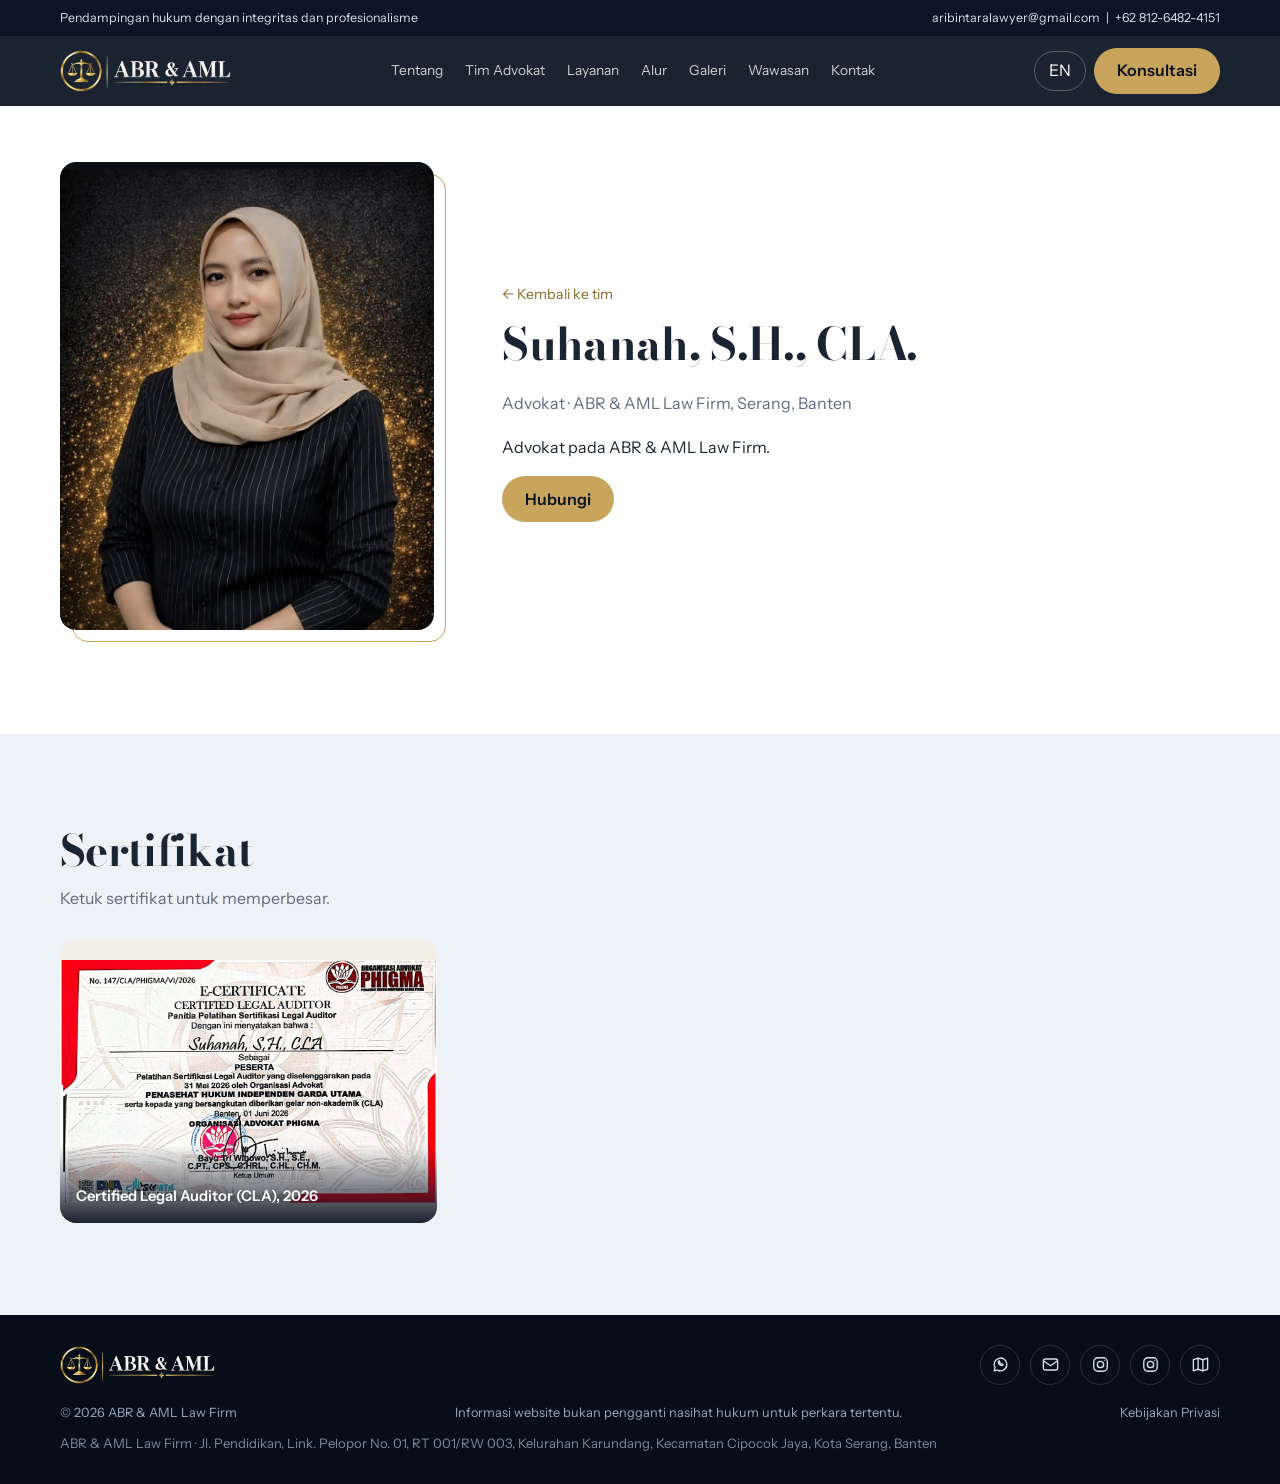
<file: tim/suhanah.html>
<!doctype html><html lang="id"><head><meta charset="utf-8"><meta name="viewport" content="width=device-width,initial-scale=1,viewport-fit=cover"><meta name="theme-color" content="#0b1423">
<title>Suhanah, S.H., CLA. — Advokat di Serang, Banten | ABR &amp; AML Law Firm</title>
<meta name="description" content="Profil Suhanah, S.H., CLA., advokat pada ABR &amp; AML Law Firm, Kota Serang, Banten.">
<link rel="canonical" href="https://abramllawfirm.vercel.app/tim/suhanah.html">
<link rel="icon" href="../favicon.ico" sizes="48x48"><link rel="icon" type="image/png" sizes="32x32" href="../assets/favicon-32.png"><link rel="icon" type="image/png" sizes="192x192" href="../assets/favicon-192.png"><link rel="apple-touch-icon" href="../assets/apple-touch-icon.png">
<meta property="og:type" content="website"><meta property="og:locale" content="id_ID"><meta property="og:site_name" content="ABR &amp; AML Law Firm"><meta property="og:title" content="Suhanah, S.H., CLA. — Advokat di Serang, Banten | ABR &amp; AML Law Firm"><meta property="og:description" content="Profil Suhanah, S.H., CLA., advokat pada ABR &amp; AML Law Firm, Kota Serang, Banten."><meta property="og:url" content="https://abramllawfirm.vercel.app/tim/suhanah.html"><meta property="og:image" content="https://abramllawfirm.vercel.app/assets/og-image.jpg">
<meta name="twitter:card" content="summary_large_image">
<meta name="geo.region" content="ID-BT"><meta name="geo.placename" content="Kota Serang">
<link rel="preconnect" href="https://fonts.googleapis.com"><link rel="preconnect" href="https://fonts.gstatic.com" crossorigin><link href="https://fonts.googleapis.com/css2?family=Bodoni+Moda:opsz,wght@6..96,500;6..96,700&family=Instrument+Sans:wght@400;500;600;700&display=swap" rel="stylesheet">
<link rel="stylesheet" href="../css/abr.css">
<script type="application/ld+json">[{"@context": "https://schema.org", "@type": "LegalService", "@id": "https://abramllawfirm.vercel.app/#organization", "name": "ABR & AML Law Firm", "description": "Pengacara dan advokat di Kota Serang, Banten: hukum pidana, perdata, bisnis, ketenagakerjaan, keluarga. Layanan 24 jam. Jl. Pendidikan, Karundang, Cipocok Jaya.", "url": "https://abramllawfirm.vercel.app/", "image": "https://abramllawfirm.vercel.app/assets/og-image.jpg", "logo": "https://abramllawfirm.vercel.app/assets/logo-icon-512.png", "telephone": "+62 812-6482-4151", "email": "aribintaralawyer@gmail.com", "hasMap": "https://maps.app.goo.gl/Sx3TwVSirpcqDvvh8?g_st=ic", "address": {"@type": "PostalAddress", "streetAddress": "Jl. Pendidikan, Link. Pelopor No. 01, RT 001/RW 003, Kelurahan Karundang, Kecamatan Cipocok Jaya", "addressLocality": "Kota Serang", "addressRegion": "Banten", "addressCountry": "ID"}, "openingHoursSpecification": {"@type": "OpeningHoursSpecification", "dayOfWeek": ["Monday", "Tuesday", "Wednesday", "Thursday", "Friday", "Saturday", "Sunday"], "opens": "00:00", "closes": "23:59"}, "areaServed": [{"@type": "City", "name": "Serang"}, {"@type": "AdministrativeArea", "name": "Banten"}], "knowsAbout": ["Hukum Pidana", "Hukum Perdata", "Hukum Bisnis, Korporasi & Perusahaan", "Hukum Ketenagakerjaan", "Hukum Keluarga & Perkawinan", "Layanan Hukum Lainnya"], "sameAs": ["https://instagram.com/aribintaralawyeroficial", "https://instagram.com/amlp_lawfirm"]}, {"@context": "https://schema.org", "@type": "Person", "name": "Suhanah, S.H., CLA.", "jobTitle": "Advokat", "worksFor": {"@id": "https://abramllawfirm.vercel.app/#organization"}, "url": "https://abramllawfirm.vercel.app/tim/suhanah.html", "image": "https://abramllawfirm.vercel.app/assets/team/suhanah.jpg"}]</script>
</head><body>
<div class="tb"><div class="wrap"><span data-en="Legal guidance grounded in integrity and professionalism">Pendampingan hukum dengan integritas dan profesionalisme</span><span>aribintaralawyer@gmail.com &nbsp;|&nbsp; +62 812-6482-4151</span></div></div>
<header class="hd"><div class="wrap"><a class="brand" href="../index.html#home" aria-label="ABR &amp; AML Law Firm"><img class="logo" src="../assets/logo.png" alt="ABR &amp; AML Law Firm" width="171" height="42"></a>
<nav id="nv"><a href="../index.html#about" data-en="About">Tentang</a><a href="../index.html#team" data-en="Advocates">Tim Advokat</a><a href="../index.html#services" data-en="Services">Layanan</a><a href="../index.html#process" data-en="Process">Alur</a><a href="../index.html#gallery" data-en="Gallery">Galeri</a><a href="../index.html#insights" data-en="Insights">Wawasan</a><a href="../index.html#contact" data-en="Contact">Kontak</a></nav>
<div class="act"><button class="lang" id="lg" type="button" aria-label="Switch language">EN</button><a class="b g" href="../index.html#contact" data-en="Consult now">Konsultasi</a><button class="mb" id="mb" aria-label="Menu" aria-expanded="false">☰</button></div></div><i id="bar"></i></header>
<main>
<section class="sec top"><div class="wrap fq"><figure class="fr"><img class="auto" src="../assets/team/suhanah.jpg" alt="Suhanah, S.H., CLA." style="aspect-ratio:4/5;object-position:50% 20%"></figure>
<div><a class="back" href="../index.html#team" data-en="← Back to the team">← Kembali ke tim</a><h1 style="font-size:clamp(1.8rem,4vw,2.8rem)">Suhanah, S.H., CLA.</h1><p class="sub" style="margin-bottom:18px">Advokat · ABR &amp; AML Law Firm, Serang, Banten</p>
<div class="ps"><p>Advokat pada ABR &amp; AML Law Firm.</p></div><a class="b g" href="../index.html#contact" data-en="Contact">Hubungi</a></div></div></section><section class="sec mist"><div class="wrap"><h2 data-en="Certificates">Sertifikat</h2><p class="sub" data-en="Tap a certificate to enlarge it.">Ketuk sertifikat untuk memperbesar.</p><div class="gal"><button class="gi cert" data-c="Certified Legal Auditor (CLA), 2026"><img src="../assets/certificates/suhanah-cla.jpg" alt="Certified Legal Auditor (CLA)" loading="lazy"><span>Certified Legal Auditor (CLA), 2026</span></button></div></div></section>
</main>
<footer class="ft"><div class="wrap fto"><img src="../assets/logo.png" alt="ABR &amp; AML Law Firm" width="156" height="38" style="height:38px;width:auto"><div class="so"><a href="https://wa.me/6281264824151" target="_blank" rel="noopener" aria-label="WhatsApp"><svg class="ico" viewBox="0 0 24 24" aria-hidden="true"><path d="M20 11.8A8 8 0 018.2 19L4 20l1.1-4.1A8 8 0 1120 11.8z"/><path d="M9.2 8.6c.2 2.4 2.4 4.6 4.8 4.8l1.2-1.3-1.8-1-.8.7a4 4 0 01-1.9-1.9l.7-.8-1-1.8z"/></svg></a><a href="mailto:aribintaralawyer@gmail.com" aria-label="Email"><svg class="ico" viewBox="0 0 24 24" aria-hidden="true"><rect x="3" y="5" width="18" height="14" rx="2.5"/><path d="M3.5 7.5l8.5 6 8.5-6"/></svg></a><a href="https://instagram.com/aribintaralawyeroficial" target="_blank" rel="noopener" aria-label="Instagram aribintaralawyeroficial"><svg class="ico" viewBox="0 0 24 24" aria-hidden="true"><rect x="3.5" y="3.5" width="17" height="17" rx="5"/><circle cx="12" cy="12" r="4"/><circle cx="17.2" cy="6.8" r=".9" fill="currentColor" stroke="none"/></svg></a><a href="https://instagram.com/amlp_lawfirm" target="_blank" rel="noopener" aria-label="Instagram amlp_lawfirm"><svg class="ico" viewBox="0 0 24 24" aria-hidden="true"><rect x="3.5" y="3.5" width="17" height="17" rx="5"/><circle cx="12" cy="12" r="4"/><circle cx="17.2" cy="6.8" r=".9" fill="currentColor" stroke="none"/></svg></a><a href="https://maps.app.goo.gl/Sx3TwVSirpcqDvvh8?g_st=ic" target="_blank" rel="noopener" aria-label="Google Maps"><svg class="ico" viewBox="0 0 24 24" aria-hidden="true"><path d="M9 4L3 6v14l6-2 6 2 6-2V4l-6 2z"/><path d="M9 4v14M15 6v14"/></svg></a></div></div><div class="wrap"><span>© <span id="y"></span> ABR &amp; AML Law Firm</span><span data-en="Website information is not a substitute for legal advice on a specific matter.">Informasi website bukan pengganti nasihat hukum untuk perkara tertentu.</span><a href="../kebijakan-privasi.html" data-en="Privacy Policy">Kebijakan Privasi</a></div><div class="wrap" style="margin-top:10px;font-size:.82rem;opacity:.8"><address style="font-style:normal">ABR &amp; AML Law Firm · Jl. Pendidikan, Link. Pelopor No. 01, RT 001/RW 003, Kelurahan Karundang, Kecamatan Cipocok Jaya, Kota Serang, Banten</address></div></footer>
<a class="b g fab" id="fab" href="../index.html#contact" data-en="Consult now">Konsultasi</a>
<dialog id="lb"><img alt=""><p></p></dialog>
<script>window.ABR={"wa": "6281264824151", "email": "aribintaralawyer@gmail.com", "services": [], "certs": {}, "images": []};</script>
<script src="../js/abr.js"></script>
</body></html>
</file>
<file: css/abr.css>
:root{--ink:#0b1423;--navy:#14233d;--gold:#c9a45c;--gold2:#ecd49a;--mist:#eef1f6;--txt:#1b2433;--mut:#5f6b7e;--serif:"Bodoni Moda",Georgia,serif;--sans:"Instrument Sans",system-ui,sans-serif}
*{box-sizing:border-box;-webkit-tap-highlight-color:transparent}html{-webkit-text-size-adjust:100%}body{overflow-x:clip}a,button,summary,.pn{touch-action:manipulation}html{scroll-behavior:smooth;scroll-padding-top:80px}body{margin:0;font-family:var(--sans);color:var(--txt);line-height:1.6;background:#fff}img{max-width:100%;display:block}a{color:inherit;text-decoration:none}button,input,select,textarea{font:inherit}
:focus-visible{outline:2px solid var(--gold);outline-offset:3px}
.wrap{width:min(1160px,calc(100% - 36px));margin:auto}.sec{padding:96px 0}p{text-wrap:pretty}.dk{background:var(--ink);color:#fff}.mist{background:var(--mist)}
h1,h2,h3{font-family:var(--serif);letter-spacing:-.015em}h2{font-size:clamp(1.9rem,3.4vw,2.7rem);line-height:1.12;margin:0 0 12px;text-wrap:balance}.sub{color:var(--mut);max-width:540px;margin:0 0 40px}.dk .sub{color:#aebbd0}
.b{display:inline-flex;gap:8px;align-items:center;justify-content:center;min-height:46px;padding:0 22px;border-radius:999px;font-weight:600;border:1px solid transparent;cursor:pointer;transition:.2s}.g{background:var(--gold);color:var(--ink)}.g:hover{background:var(--gold2)}.o{border-color:#fff6;color:#fff}.o:hover{border-color:var(--gold)}
.hd{position:sticky;top:0;z-index:50;background:#0b1423ee;backdrop-filter:blur(14px);color:#fff}.hd .wrap{display:flex;align-items:center;justify-content:space-between;height:70px;gap:14px}
#bar{position:absolute;left:0;bottom:0;height:2px;width:100%;background:var(--gold);transform:scaleX(0);transform-origin:0}
.brand{display:flex;align-items:center;gap:10px;font-family:var(--serif);font-size:1.15rem;font-weight:700}.mk{width:36px;height:36px;border:1px solid var(--gold);border-radius:50%;display:grid;place-items:center;color:var(--gold)}.mk svg{width:18px;height:18px}
nav{display:flex;gap:22px;font-size:.86rem}nav a{opacity:.78;border-bottom:1px solid transparent;padding:4px 0}nav a:hover,nav a.on{opacity:1;border-color:var(--gold)}
.act{display:flex;gap:8px;align-items:center}.lang,.mb{background:none;border:1px solid #fff4;color:#fff;border-radius:999px;height:40px;padding:0 14px;cursor:pointer}.mb{display:none;width:42px;padding:0}
.hero{background:radial-gradient(60% 80% at 85% 10%,#c9a45c2b,transparent 60%),var(--ink);color:#fff;padding:80px 0 96px;overflow:hidden}.hero .wrap{display:grid;grid-template-columns:1.15fr .85fr;gap:64px;align-items:center}
h1{font-size:clamp(2.2rem,4.1vw,3.6rem);line-height:1.1;margin:0 0 22px;font-weight:700;text-wrap:balance}.ln{display:block;overflow:hidden;padding-bottom:.14em}.ln>span{display:block;animation:up .9s cubic-bezier(.2,.8,.2,1) both}.ln:nth-child(2)>span{animation-delay:.15s;color:var(--gold2)}@keyframes up{from{transform:translateY(105%)}}
.lead{color:#c9d2e0;max-width:500px;margin:0 0 30px;text-wrap:pretty}.ask{margin-top:34px;padding-top:22px;border-top:1px solid #ffffff22}.ask p{font-size:.88rem;color:#9fb0c7;margin:0 0 10px}
.chips{display:flex;flex-wrap:wrap;gap:8px}.chip{padding:9px 16px;border-radius:999px;border:1px solid #ffffff38;background:none;color:inherit;cursor:pointer;font-size:.87rem;transition:.2s}.chip:hover,.chip.on{background:var(--gold);border-color:var(--gold);color:var(--ink)}.lt .chip{border-color:#c5cddb}
.shot{position:relative;margin:0 14px 0 0}.shot:before{content:"";position:absolute;inset:14px -14px -14px 14px;border:1px solid var(--gold);border-radius:18px}.shot img{position:relative;width:100%;aspect-ratio:4/3;object-fit:cover;object-position:50% 57%;border-radius:18px}.shot figcaption{position:absolute;left:0;right:0;bottom:0;padding:44px 18px 14px;border-radius:0 0 18px 18px;background:linear-gradient(transparent,#0b1423e6);color:#fff;font-size:.85rem}
.about{display:grid;grid-template-columns:1.2fr 1fr;gap:56px;align-items:center}.about h2{font-size:clamp(1.7rem,3vw,2.4rem);line-height:1.2}.about h2 em{color:var(--gold2);font-style:normal}.val{border-top:1px solid #ffffff2b;padding:16px 0}.val b{font-family:var(--serif);font-size:1.25rem;color:var(--gold2)}.val p{margin:4px 0 0;color:#aebbd0;font-size:.92rem}
.pns{display:flex;gap:12px;height:clamp(420px,46vw,520px)}.pn{position:relative;flex:1;overflow:hidden;border-radius:16px;background:var(--ink);cursor:pointer;transition:flex .55s cubic-bezier(.3,.8,.2,1)}.pn.on{flex:4.2}.pn img{position:absolute;inset:0;width:100%;height:100%;object-fit:cover;object-position:var(--p,50% 30%)}
.pn:before{content:attr(data-n);position:absolute;z-index:2;top:18px;left:50%;transform:translateX(-50%);writing-mode:vertical-rl;color:var(--gold2);font-family:var(--serif);font-size:1.2rem;transition:opacity .3s}.pn.on:before{opacity:0}
.pi{position:absolute;z-index:2;top:0;left:0;right:0;padding:20px;background:linear-gradient(#0b1423e6,transparent);opacity:0;transform:translateY(-8px);transition:.4s .15s}.pn.on .pi{opacity:1;transform:none}.pi b{display:block;font-family:var(--serif);font-size:1.3rem;color:#fff}.pi span{display:block;font-size:.85rem;color:var(--gold2);margin-bottom:12px}.pi .b{min-height:38px;padding:0 16px;font-size:.85rem}
.note{font-size:.82rem;color:var(--mut);margin-top:16px}
.svc{display:grid;grid-template-columns:300px 1fr;gap:28px}.tabs{display:grid;gap:8px;align-content:start}.tab{display:flex;gap:12px;align-items:center;text-align:left;padding:14px 16px;border:1px solid #d3dae6;border-radius:14px;background:#fff;cursor:pointer;font-weight:600;transition:.2s}.tab:hover{border-color:var(--gold)}.tab.on{background:var(--ink);color:#fff;border-color:var(--ink)}
.ico{width:22px;height:22px;flex:none;fill:none;stroke:var(--gold);stroke-width:1.7;stroke-linecap:round;stroke-linejoin:round}
.det{background:var(--ink);color:#fff;border-radius:20px;padding:38px;min-height:380px;display:flex;flex-direction:column;justify-content:center;animation:fade .4s}@keyframes fade{from{opacity:0;transform:translateY(8px)}}.det .ico{width:42px;height:42px}.det h3{font-size:1.8rem;margin:14px 0 8px}.det p{color:#c3cee0;max-width:520px;margin:0 0 18px}.det ul{list-style:none;padding:0;margin:0 0 26px;display:grid;gap:8px}.det li{padding-left:22px;position:relative}.det li:before{content:"";position:absolute;left:0;top:.7em;width:10px;height:1px;background:var(--gold)}.det .b{align-self:flex-start}
.steps{display:grid;grid-template-columns:repeat(4,1fr);gap:28px;counter-reset:s}.st{border-top:1px solid var(--gold);padding-top:18px}.st:before{counter-increment:s;content:counter(s);display:grid;place-items:center;width:34px;height:34px;border-radius:50%;background:var(--gold);color:var(--ink);font-weight:700;margin-bottom:12px}.st b{font-family:var(--serif);font-size:1.25rem}.st p{color:#aebbd0;font-size:.92rem;margin:6px 0 0}
.gal{display:grid;grid-template-columns:repeat(3,1fr);gap:14px}.gi{position:relative;border:0;padding:0;border-radius:16px;overflow:hidden;aspect-ratio:4/5;cursor:zoom-in;background:var(--ink)}.gi img{width:100%;height:100%;object-fit:cover;transition:transform .5s}.gi:hover img{transform:scale(1.05)}.gi span{position:absolute;left:0;right:0;bottom:0;padding:40px 16px 14px;background:linear-gradient(transparent,#0b1423ee);color:#fff;text-align:left;font-weight:600;font-size:.92rem}
dialog{border:0;padding:0;background:none;max-width:min(92vw,640px)}dialog::backdrop{background:#050b14dd}dialog img{max-height:84vh;margin:auto;border-radius:12px}dialog p{color:#fff;text-align:center;margin:10px 0 0}
.arts{display:grid;grid-template-columns:repeat(3,1fr);gap:20px;margin-top:28px}.art{background:#fff;border-radius:16px;padding:24px;border:1px solid #dde3ec;transition:.25s}.art:hover{transform:translateY(-4px);border-color:var(--gold)}.art small{color:#8a6829;font-weight:700}.art h3{font-size:1.25rem;line-height:1.3;margin:8px 0}.art p{color:var(--mut);font-size:.9rem;margin:0}.art[hidden]{display:none}
details{border-bottom:1px solid #d9dfe8;padding:18px 0}summary{cursor:pointer;font-weight:600;font-size:1.05rem;list-style:none;display:flex;justify-content:space-between;gap:12px}summary:after{content:"+";color:#8a6829;font-size:1.4rem;line-height:1;transition:.2s}details[open] summary:after{transform:rotate(45deg)}details p{color:var(--mut);margin:10px 0 0;max-width:640px}
.cg{display:grid;grid-template-columns:.85fr 1.15fr;gap:48px;align-items:start}.ct{display:grid;gap:14px;margin-top:24px;color:#c3cee0;font-size:.92rem}.ct b{display:block;color:var(--gold2)}
.fc{background:#fff;color:var(--txt);padding:28px;border-radius:20px}.fc h3{margin:0 0 4px;font-size:1.5rem}.fc>p{margin:0 0 18px;color:var(--mut);font-size:.85rem}.fg{display:grid;grid-template-columns:1fr 1fr;gap:14px}.fl{display:grid;gap:6px;font-size:.8rem;font-weight:600}.full{grid-column:1/-1}.fl input,.fl select,.fl textarea{min-height:46px;border:1px solid #cfd6e2;border-radius:10px;padding:10px 12px;width:100%;font-weight:400}.fl textarea{min-height:110px;resize:vertical}
#out{display:none;margin-top:16px;padding:16px;border-radius:12px;background:#f3ecd9;font-size:.88rem}#out pre{white-space:pre-wrap;font:inherit;margin:0 0 12px}#out .b{min-height:40px;font-size:.85rem}#out small{display:block;margin-top:10px;color:var(--mut)}
.ft{background:#070e1a;color:#9aa8bd;padding:30px 0;font-size:.8rem}.ft .wrap{display:flex;justify-content:space-between;gap:16px;flex-wrap:wrap}
.fab{position:fixed;right:max(16px,env(safe-area-inset-right));bottom:max(16px,env(safe-area-inset-bottom));z-index:40;transform:translateY(90px);transition:.3s;box-shadow:0 10px 30px #0006}.fab.on{transform:none}
@media(max-width:900px){.hero .wrap,.about,.cg{grid-template-columns:1fr;gap:36px}.svc{grid-template-columns:1fr}.tabs{display:flex;overflow-x:auto;padding-bottom:6px}.tab{flex:none}.steps{grid-template-columns:1fr 1fr}.arts{grid-template-columns:1fr}.gal{grid-template-columns:1fr 1fr}}
@media(max-width:760px){.sec{padding:60px 0}.mb{display:block}.act .b{display:none}nav{display:none;position:absolute;top:70px;left:0;right:0;flex-direction:column;gap:0;background:var(--ink);padding:8px 18px 16px}nav.open{display:flex}nav a{padding:13px 0;border-bottom:1px solid #ffffff14}
.pns{flex-direction:column;height:auto}.pn,.pn.on{flex:none;height:84px;transition:height .5s}.pn.on{height:460px}.pn:before{writing-mode:horizontal-tb;top:28px;left:20px;transform:none}.fg{grid-template-columns:1fr}.det{padding:26px;min-height:0}.steps{grid-template-columns:1fr}.gal{grid-template-columns:1fr}.gi{aspect-ratio:4/3}}
@media(max-width:1000px){.mb{display:block}.act .b{display:none}nav{display:none;position:absolute;top:70px;left:0;right:0;flex-direction:column;gap:0;background:var(--ink);padding:8px 18px 16px}nav.open{display:flex}nav a{padding:13px 0;border-bottom:1px solid #ffffff14}.hero{padding:56px 0 72px}.shot{margin-right:12px}}
@media(max-width:600px){.sec{padding:64px 0}.hero .wrap{gap:44px}}
@media(max-width:760px){.wrap{width:calc(100% - 32px)}nav{max-height:calc(100dvh - 70px);overflow:auto}.chip{min-height:44px;padding:0 16px}.lang,.mb{height:44px}.mb{width:44px}.tabs{scroll-snap-type:x proximity;scrollbar-width:none;margin:0 -16px;padding:0 16px 6px}.tabs::-webkit-scrollbar{display:none}.tab{scroll-snap-align:start;min-height:48px;white-space:nowrap}.hero .b{flex:1 1 100%}.hero .chips:first-of-type .b{min-height:50px}.pn,.pn.on{border-radius:14px}.pn.on{height:min(460px,72vh)}.pi{padding:16px}.pi b{font-size:1.15rem}.det h3{font-size:1.5rem}.det .b{align-self:stretch}.gi{aspect-ratio:4/5}.gi:not(:first-child) img{object-position:50% 30%}.st{padding-top:14px}.fc{padding:20px;border-radius:16px}.fl input,.fl select,.fl textarea{font-size:16px}#out .b{width:100%;margin-bottom:8px}.ft .wrap{flex-direction:column}dialog{width:92vw}summary{font-size:1rem}.fab{padding:0 20px}}
@media(max-width:380px){h1{font-size:2rem}.brand{font-size:1rem}.mk{width:32px;height:32px}.act{gap:6px}.lang{padding:0 10px}}
@media(max-width:760px){.shot{margin-right:10px}.shot:before{inset:10px -10px -10px 10px}.shot img{aspect-ratio:1/1;object-position:50% 56%}}
html{scroll-snap-type:y proximity}
.hero,.sec{min-height:calc(100svh - 80px);display:flex;align-items:center;scroll-snap-align:start;padding:40px 0}
.hero>.wrap,.sec>.wrap{margin:auto}
.hero h1{font-size:clamp(2rem,min(4.1vw,7.2vh),3.6rem)}.hero .shot img{max-height:58vh}
.sub{margin-bottom:28px}
.pns{height:clamp(360px,54vh,500px)}.det{min-height:0;padding:32px}.gi{aspect-ratio:auto;height:clamp(250px,52vh,440px)}.fl textarea{min-height:84px}
@media(max-height:700px) and (min-width:761px){.hero,.sec{padding:24px 0}h2{font-size:clamp(1.7rem,3vw,2.2rem)}.sub{margin-bottom:20px}.hero .ask{margin-top:22px;padding-top:16px}.det{padding:24px}.tab{padding:10px 14px}.val{padding:12px 0}.fc{padding:22px}.st p{font-size:.88rem}}
@media(max-width:760px){.hero,.sec{padding:44px 0}.hero{padding:36px 0 48px}.gi{height:auto;aspect-ratio:4/5}.pns{height:auto}.hero .shot img{max-height:none}}
.tb{background:#0b1525;color:#d7deea;font-size:.78rem}.tb .wrap{display:flex;justify-content:space-between;gap:16px;padding:8px 0}
.hero{background:linear-gradient(90deg,#0b1729f5 0%,#0b1729e8 42%,#0b172975 72%,#0b172945 100%),url('../assets/gallery/team-courthouse.jpg') center 38%/cover no-repeat;flex-direction:column;align-items:stretch;padding:0;min-height:calc(100svh - 104px)}
.hero>.wrap{flex:1;grid-template-columns:1.02fr .98fr;gap:40px;align-items:center;padding:44px 0;margin:0 auto}
.eb{font-size:.72rem;letter-spacing:.17em;text-transform:uppercase;color:var(--gold);font-weight:800;margin-bottom:14px}
.hero h1{font-size:clamp(2.2rem,min(4.6vw,7.6vh),4.4rem);line-height:1.03;max-width:640px;margin:0 0 18px}.hero .ln>span,.hero .ln:nth-child(2)>span{color:var(--gold2)}
.hero .lead{max-width:520px;margin:0 0 26px;color:#d8dfeb}.hb{display:flex;flex-wrap:wrap;gap:12px}
.hf{width:100%;max-width:500px;justify-self:center;padding:10px;border:1px solid #c9a45c90;border-radius:16px;background:#ffffff0b;box-shadow:0 28px 70px #0005;transform:rotate(1deg)}.hf img{width:100%;aspect-ratio:4/3;max-height:50vh;object-fit:cover;object-position:50% 57%;border-radius:9px}
.hcap{display:flex;justify-content:space-between;align-items:center;gap:10px;padding:12px 5px 2px;font-size:.76rem;color:#e6e9ef}.hcap span:last-child{color:var(--gold2);letter-spacing:.1em;white-space:nowrap}
.tr{background:#101d32;position:relative;border-top:1px solid #ffffff18}.tr:before{content:"";position:absolute;left:0;right:0;top:-1px;height:4px;background:linear-gradient(90deg,var(--gold),transparent 70%)}.tr .wrap{display:grid;grid-template-columns:repeat(4,1fr);gap:0}
.ti{display:flex;gap:12px;align-items:center;padding:20px 16px;border-right:1px solid #ffffff1b}.ti:last-child{border:0}.ic{width:38px;height:38px;flex:none;border-radius:50%;display:grid;place-items:center;background:#c9a45c19;border:1px solid #c9a45c55}.ic .ico{width:18px;height:18px;stroke:var(--gold2)}.ti b{display:block;font-size:.88rem}.ti small{display:block;color:#bfc9d8;font-size:.74rem}
@media(max-width:1000px){.hero{min-height:calc(100svh - 70px)}.hero>.wrap{grid-template-columns:1fr;gap:32px;padding:40px 0}.hf{max-width:520px;justify-self:start;transform:none}.tr .wrap{grid-template-columns:1fr 1fr}.ti{padding:14px 10px;border-bottom:1px solid #ffffff1b}.ti:nth-child(2n){border-right:0}.ti:nth-child(n+3){border-bottom:0}}
@media(max-width:760px){.tb{display:none}.hero h1{font-size:clamp(2.4rem,11vw,3.6rem)}.hf img{aspect-ratio:4/3;max-height:none}.hero .hb .b{flex:1 1 100%}.hcap{font-size:.7rem}.ti b{font-size:.8rem}.ti small{font-size:.68rem}.ic{width:32px;height:32px}}
.fr{position:relative;margin:0 12px 12px 0}.fr:before{content:"";position:absolute;inset:12px -12px -12px 12px;border:1px solid var(--gold);border-radius:16px}.fr img{position:relative;width:100%;max-height:56vh;object-fit:cover;border-radius:16px}
.about{grid-template-columns:.8fr 1.2fr;gap:56px}.pg,.fq{display:grid;grid-template-columns:.8fr 1.2fr;gap:56px;align-items:center}.fq{grid-template-columns:.7fr 1.3fr}.pg .steps{grid-template-columns:1fr 1fr;gap:22px}.pg>div>.sub{margin-bottom:24px}
.cf{margin-top:22px}.cf img{max-height:22vh}
.art{overflow:hidden}.ai{display:block;margin:-24px -24px 16px;width:calc(100% + 48px);height:clamp(90px,14vh,140px);object-fit:cover}
.det{display:grid;grid-template-columns:1.1fr .9fr;gap:28px;align-items:center;flex-direction:initial}.dt{display:flex;flex-direction:column;min-width:0}.di{width:100%;height:100%;min-height:220px;max-height:48vh;object-fit:cover;border-radius:14px}
@media(max-width:900px){.about,.pg,.fq,.det{grid-template-columns:1fr;gap:32px}.fr img{max-height:none;aspect-ratio:16/10!important}.di{min-height:0;height:auto;aspect-ratio:16/10;max-height:none}.cf img{aspect-ratio:16/9!important;max-height:none}}
@media(max-width:600px){.pg .steps{grid-template-columns:1fr}}
.about{grid-template-columns:.9fr 1.1fr;gap:56px;align-items:center}.ap{position:relative;padding:0 18px 18px 0}.ap img{position:relative;z-index:1;width:100%;height:clamp(300px,54vh,440px);object-fit:cover;object-position:50% 30%;border-radius:18px}.ap:after{content:"";position:absolute;right:0;bottom:0;width:60%;height:45%;border:2px solid var(--gold);border-radius:18px}
.ac .eb{color:#a9843c}.ac h2{font-size:clamp(1.7rem,3vw,2.5rem);line-height:1.15;margin:0 0 16px}.ac p{color:var(--mut);margin:0 0 12px;max-width:560px}.bd{border-color:#b8a16c;color:var(--ink);margin-top:6px}.bd:hover{border-color:var(--gold);background:#f7efd9}
.vg{display:grid;grid-template-columns:repeat(3,1fr);gap:12px;margin-top:26px}.vc{border:1px solid #e1e5ec;border-radius:12px;padding:16px;background:#fff}.vc .ico{stroke:#a9843c;width:24px;height:24px}.vc b{display:block;font-size:.9rem;margin:8px 0 4px}.vc p{font-size:.8rem;line-height:1.5;margin:0}
@media(max-width:900px){.about{grid-template-columns:1fr;gap:32px}.ap img{height:auto;aspect-ratio:4/3}}
@media(max-width:600px){.vg{grid-template-columns:1fr;gap:10px}.vc{display:grid;grid-template-columns:32px 1fr;column-gap:10px;padding:13px}.vc .ico{grid-row:span 2}.vc b{margin:0 0 3px}.ap{padding:0 12px 12px 0}}
.pn.on{flex:2.4}.pns{height:clamp(260px,40vh,420px)}
.pn:before{top:auto;bottom:14px;left:0;right:0;transform:none;writing-mode:horizontal-tb;text-align:center;font-size:1.05rem;z-index:3;text-shadow:0 1px 8px #000}.pn:after{content:"";position:absolute;left:0;right:0;bottom:0;height:34%;background:linear-gradient(transparent,#0b1423f2);z-index:1;transition:opacity .3s}.pn.on:after{opacity:0}
.cs{display:flex;align-items:center;gap:18px;margin-top:16px;padding:12px 16px;background:#fff;border:1px solid #dde3ec;border-radius:14px;min-height:calc(clamp(64px,10vh,88px) + 26px)}.cl{flex:none;max-width:200px;font-size:.82rem;color:var(--mut);line-height:1.3}.cl b{display:block;color:var(--txt);font-family:var(--serif);font-size:1rem;margin-bottom:2px}
.ctl{display:flex;gap:10px;overflow-x:auto;padding:2px;scrollbar-width:thin;min-width:0}.cb{flex:none;border:1px solid #d3dae6;padding:0;border-radius:8px;overflow:hidden;cursor:zoom-in;background:#fff;height:clamp(70px,11vh,98px);aspect-ratio:4/3}.cb img{width:100%;height:100%;object-fit:cover;object-position:50% 35%;transition:transform .3s}.cb:hover{border-color:var(--gold)}.cb:hover img{transform:scale(1.06)}.ce{color:var(--mut);font-size:.88rem}.cs:after{content:"Ketuk untuk memperbesar";margin-left:auto;flex:none;font-size:.75rem;color:var(--mut)}.cs:has(.ce):after{display:none}
dialog{max-width:min(94vw,900px)}dialog img{width:auto;max-width:100%}
@media(max-height:760px) and (min-width:761px){#team .sub,#team .note{display:none}}
@media(max-width:760px){.pn:before{top:28px;bottom:auto;left:20px;right:auto;text-align:left}.pn:after{display:none}.cs{flex-direction:column;align-items:flex-start;gap:10px}.ctl{width:100%}.cb{height:84px}.pn.on{flex:none}}
@media(min-width:761px){.fab{display:none}}
.pn:before{font-size:1.1rem}.pn:after{height:26%}.pi{padding:22px}
@media(max-width:760px){.cs:after{display:none}}
.pns{height:clamp(320px,54vh,500px)}
.pc{position:absolute;z-index:3;left:0;right:0;bottom:0;padding:34px 14px 12px;background:linear-gradient(transparent,#0b1423f0 70%);opacity:0;transform:translateY(8px);pointer-events:none;transition:.4s .2s}.pn.on .pc{opacity:1;transform:none;pointer-events:auto}
.pl{display:block;font-size:.72rem;color:var(--gold2);margin-bottom:6px}
.pc .ctl{display:flex;gap:8px;overflow-x:auto;padding:2px;scrollbar-width:none}.pc .ctl::-webkit-scrollbar{display:none}
.pc .cb{flex:none;height:clamp(44px,8vh,62px);aspect-ratio:4/3;border:1px solid #ffffff66;border-radius:6px;box-shadow:0 4px 12px #0008}.pc .cb:hover{border-color:var(--gold)}
@media(max-width:760px){.pn.on{height:min(480px,76vh)}.pc .cb{height:52px}}
.pc{opacity:1;transform:none;pointer-events:auto;bottom:44px;padding:0 10px;background:none;transition:bottom .4s,padding .4s}
.pn.on .pc{bottom:0;padding:34px 14px 12px;background:linear-gradient(transparent,#0b1423f0 70%)}
.pc .pl{display:none}.pn.on .pc .pl{display:block}
.pc .cb{height:36px;transition:height .4s}.pn.on .pc .cb{height:clamp(44px,8vh,62px)}
.pc .ctl{overflow:hidden}.pn.on .pc .ctl{overflow-x:auto}
@media(max-width:760px){.pn:not(.on) .pc{display:none}.pc{bottom:0}}
.about{grid-template-columns:.9fr 1.1fr;gap:56px;align-items:center}.ap{position:relative;padding:0 18px 18px 0}.ap img{position:relative;z-index:1;width:100%;height:clamp(300px,54vh,440px);object-fit:cover;object-position:50% 30%;border-radius:18px}.ap:after{content:"";position:absolute;right:0;bottom:0;width:60%;height:45%;border:2px solid var(--gold);border-radius:18px}
.ac .eb{color:#a9843c}.ac h2{font-size:clamp(1.7rem,3vw,2.5rem);line-height:1.15;margin:0 0 16px}.ac p{color:var(--mut);margin:0 0 12px;max-width:560px}.bd{border-color:#b8a16c;color:var(--ink);margin-top:6px}.bd:hover{border-color:var(--gold);background:#f7efd9}
.vg{display:grid;grid-template-columns:repeat(3,1fr);gap:12px;margin-top:26px}.vc{border:1px solid #e1e5ec;border-radius:12px;padding:16px;background:#fff}.vc .ico{stroke:#a9843c;width:24px;height:24px}.vc b{display:block;font-size:.9rem;margin:8px 0 4px}.vc p{font-size:.8rem;line-height:1.5;margin:0}
@media(max-width:900px){.about{grid-template-columns:1fr;gap:32px}.ap img{height:auto;aspect-ratio:4/3}}
@media(max-width:600px){.vg{grid-template-columns:1fr;gap:10px}.vc{display:grid;grid-template-columns:32px 1fr;column-gap:10px;padding:13px}.vc .ico{grid-row:span 2}.vc b{margin:0 0 3px}.ap{padding:0 12px 12px 0}}
.pns{height:auto;align-items:stretch}
.mem{flex:1;min-width:0;display:flex;flex-direction:column;gap:10px;transition:flex .55s cubic-bezier(.3,.8,.2,1)}.mem:has(.pn.on){flex:2.4}
.mem .pn,.mem .pn.on{flex:none;width:100%;height:clamp(260px,40vh,400px);transition:none}
.mc{min-width:0;padding:10px 10px 12px;background:#fff;border:1px solid #dde3ec;border-radius:12px;min-height:calc(clamp(46px,8vh,62px) + 44px)}
.mc .pl{display:block;font-size:.72rem;font-weight:600;color:#8a6829;margin-bottom:6px}.mc .ce{display:block;font-size:.76rem;color:var(--mut);line-height:1.4}
.mc .ctl{display:flex;gap:8px;overflow-x:auto;scrollbar-width:none}.mc .ctl::-webkit-scrollbar{display:none}
.mc .cb{flex:none;height:clamp(46px,8vh,62px);aspect-ratio:4/3;border:1px solid #d3dae6;border-radius:6px;overflow:hidden;padding:0;cursor:zoom-in;background:#fff}.mc .cb img{width:100%;height:100%;object-fit:cover;object-position:50% 35%}.mc .cb:hover{border-color:var(--gold)}
@media(max-width:760px){.pns{flex-direction:column}.mem,.mem:has(.pn.on){flex:none}.mem .pn{height:84px;transition:height .5s}.mem .pn.on{height:min(440px,72vh)}.mem:not(:has(.pn.on)) .mc{display:none}.mc .cb{height:56px}.mc{min-height:0}}
@media(prefers-reduced-motion:reduce){html{scroll-behavior:auto}*,*:before,*:after{animation:none!important;transition:none!important}}

/* ===== Tambahan untuk Laravel (mengikuti gaya prototipe) ===== */
.vm{display:grid;grid-template-columns:1fr 1.2fr;gap:20px}.vv{background:var(--ink);color:#fff;border-radius:20px;padding:34px}.vo{background:#fff;border:1px solid #dde3ec;border-radius:20px;padding:34px}
.vv h3,.vo h3{font-size:1.5rem;margin:0 0 12px}.vv p{color:#c3cee0;margin:0}.vo ol{margin:0;padding-left:22px;display:grid;gap:10px}.vo li::marker{color:#8a6829;font-weight:700}
@media(max-width:900px){.vm{grid-template-columns:1fr}.vv,.vo{padding:24px}}
.nw{width:min(760px,calc(100% - 36px))!important}.ps p{margin:0 0 16px}.ps h3{font-size:1.3rem;margin:24px 0 8px}.back{display:inline-block;font-size:.88rem;color:#8a6829;margin-bottom:14px}
.art{position:relative}.art h3 a:after{content:"";position:absolute;inset:0}
.pgn{display:flex;gap:10px;justify-content:center;align-items:center;margin-top:28px;font-size:.9rem;color:var(--mut)}
.hp{position:absolute;left:-9999px;width:1px;height:1px;opacity:0}
#out .er{color:#8a1f1f;font-weight:600}#out .ok{color:#1f6b3a;font-weight:600}
.cert{height:auto!important;aspect-ratio:4/3}

/* ===== Perapian tampilan ===== */
/* Galeri: foto potret 1/3 baris, foto lanskap 1/2 baris (12 kolom) */
@media(min-width:901px){.gal{grid-template-columns:repeat(12,1fr);grid-auto-flow:dense}.gal .gi{grid-column:span 3}.gal .gi.wide{grid-column:span 6}.gal .gi.cert{grid-column:span 4}}
@media(max-width:900px){.gal .gi.wide{grid-column:1/-1}}
@media(max-width:760px){.gal .gi.wide{aspect-ratio:4/3}}
/* Sertifikat tampil utuh */
.gi.cert img{object-fit:contain;background:#f1eee6}
/* Tentang: foto utuh & menempel saat teks panjang digulir */
@media(min-width:901px){.about{align-items:start}.ap{position:sticky;top:110px}.ap img{height:auto;aspect-ratio:4/3;object-position:50% 40%}}
/* Visi lebih lega */
.vv{border-top:4px solid var(--gold)}.vv p{font-size:1.15rem;line-height:1.75;color:#fff}
/* Kartu sertifikat tim sama tinggi */
.mc{min-height:112px}
/* Halaman dalam: konten rata atas, tidak melayang di tengah layar */
.sec.top{align-items:flex-start;min-height:calc(100svh - 220px);padding-top:56px}
@media(max-width:760px){.sec.top{min-height:0;padding-top:36px}}
.fr img.auto{height:auto;max-width:420px;margin:0 auto}

/* ===== Visi & Misi (gaya sama dengan Alur) ===== */
.vsn{border-left:3px solid var(--gold);padding:4px 0 4px 20px;margin:0 0 30px}
.vsn small{display:block;font-weight:700;font-size:.74rem;letter-spacing:.24em;color:var(--gold2)}
.vsn p{margin:8px 0 0;font-family:var(--serif);font-size:clamp(1.05rem,1.8vw,1.3rem);line-height:1.65;color:#fff}
.mhd{font-weight:700;font-size:.74rem;letter-spacing:.24em;color:var(--gold2);margin:0 0 16px}
.pg .steps .st:last-child:nth-child(odd){grid-column:1/-1}

/* ===== Logo ===== */
.brand img.logo{height:42px;width:auto;display:block}
@media(max-width:560px){.brand img.logo{height:34px}}

/* Footer harus bisa dicapai (scroll-snap sebelumnya menahan di atas footer) */

/* ===== Scroll mulus: tanpa snap & tanpa section setinggi layar ===== */
html{scroll-snap-type:none!important}
.hero,.sec,.ft{scroll-snap-align:none!important}
.sec{min-height:0!important;display:block!important;padding:92px 0}
@media(max-width:900px){.sec{padding:68px 0}}
@media(max-width:560px){.sec{padding:52px 0}}
.sec.top{min-height:calc(100svh - 320px)!important;padding-top:56px}
@media(max-width:760px){.sec.top{min-height:0!important;padding-top:36px}}

/* ===== Ikon kontak ===== */
.qa{display:grid;grid-template-columns:1fr;gap:10px;margin:26px 0 22px}
.qb{display:flex;align-items:center;gap:12px;padding:12px 14px;border-radius:14px;background:#ffffff0d;border:1px solid #ffffff1f;color:#fff;transition:.2s;min-width:0}
.qb:hover{background:#ffffff1a;border-color:var(--gold);transform:translateY(-2px)}
.qb.full{grid-column:1/-1}
.qi{width:42px;height:42px;border-radius:12px;display:grid;place-items:center;flex:none}
.qi .ico{width:22px;height:22px;stroke:#fff}
.qb.wa .qi{background:#22a559}.qb.ig .qi{background:linear-gradient(45deg,#f09433,#dc2743 55%,#8134af)}
.qb.em .qi{background:var(--gold)}.qb.em .qi .ico{stroke:var(--ink)}.qb.mp .qi{background:#3b82f6}
.qb b{display:block;font-size:.92rem;color:#fff}.qb small{display:block;color:#aebbd0;font-size:.76rem;overflow-wrap:anywhere}
.cr{display:grid;grid-template-columns:40px 1fr;gap:12px;align-items:start}
.ci{width:40px;height:40px;border-radius:50%;border:1px solid #c9a45c66;background:#c9a45c14;display:grid;place-items:center}
.ci .ico{width:19px;height:19px;stroke:var(--gold2)}
.fto{align-items:center;margin-bottom:18px}
.so{display:flex;gap:10px}
.so a{width:40px;height:40px;border-radius:50%;display:grid;place-items:center;border:1px solid #ffffff26;transition:.2s}
.so a:hover{border-color:var(--gold);background:#c9a45c1f;transform:translateY(-2px)}
.so .ico{width:19px;height:19px;stroke:#d7e0ee}

/* ===== Form (tampilan baru) ===== */
.fc{padding:34px;border-radius:24px;border-top:4px solid var(--gold);box-shadow:0 30px 70px #0006}
.fc h3{font-size:1.65rem}
.fc>p{margin:0 0 22px;font-size:.9rem}
.fg{gap:18px 16px}
.fl{gap:8px;font-size:.84rem;color:var(--txt)}
.fl .lb{display:flex;align-items:center;gap:8px}
.fi{width:16px;height:16px;stroke:#a9843c}
.fl input,.fl select,.fl textarea{background:#f6f8fb;border:1.5px solid #dde3ec;border-radius:12px;min-height:52px;padding:13px 15px;font:inherit;font-weight:400;color:var(--txt);transition:border-color .2s,box-shadow .2s,background .2s}
.fl input::placeholder,.fl textarea::placeholder{color:#9aa5b8}
.fl input:hover,.fl select:hover,.fl textarea:hover{border-color:#c4cddc}
.fl input:focus,.fl select:focus,.fl textarea:focus{outline:0;border-color:var(--gold);background:#fff;box-shadow:0 0 0 4px #c9a45c2e}
.fl select{appearance:none;-webkit-appearance:none;padding-right:44px;background-image:url("data:image/svg+xml,%3Csvg xmlns='http://www.w3.org/2000/svg' viewBox='0 0 24 24' fill='none' stroke='%23a9843c' stroke-width='2' stroke-linecap='round' stroke-linejoin='round'%3E%3Cpath d='M6 9l6 6 6-6'/%3E%3C/svg%3E");background-repeat:no-repeat;background-position:right 14px center;background-size:20px;cursor:pointer}
.fl textarea{min-height:150px;line-height:1.6}
.sb{width:100%;min-height:54px;gap:10px;font-size:1rem;border-radius:14px}
.sb .ico{width:20px;height:20px;stroke:var(--ink)}
.fnote{display:flex;align-items:center;justify-content:center;gap:7px;margin:14px 0 0;font-size:.78rem;color:var(--mut)}
#out{margin-top:18px;padding:18px;border-radius:16px;background:#faf6ea;border:1px solid #eadbb2}
#out .oh{display:flex;align-items:center;gap:8px;margin-bottom:12px;color:#1f6b3a}
#out .oh .ico{stroke:#1f6b3a;width:20px;height:20px}
#out pre{background:#fff;border:1px solid #eadbb2;border-radius:12px;padding:14px;font-size:.88rem;line-height:1.6;max-height:220px;overflow:auto;margin:0 0 14px}
.oa{display:grid;grid-template-columns:repeat(3,1fr);gap:10px}
.ob{display:inline-flex;align-items:center;justify-content:center;gap:8px;min-height:46px;padding:0 14px;border-radius:12px;font:inherit;font-weight:700;font-size:.88rem;cursor:pointer;border:1.5px solid transparent;transition:.2s}
.ob .ico{width:18px;height:18px}
.ob.cp{background:#fff;border-color:#cfd6e2;color:var(--txt)}.ob.cp .ico{stroke:#a9843c}
.ob.wa{background:#1f9d55;color:#fff}.ob.wa .ico{stroke:#fff}
.ob.em{background:var(--ink);color:#fff}.ob.em .ico{stroke:var(--gold2)}
.ob:hover{transform:translateY(-2px);box-shadow:0 8px 20px #0b142326}
@media(max-width:560px){.fc{padding:22px;border-radius:18px}.oa{grid-template-columns:1fr}}
</file>
